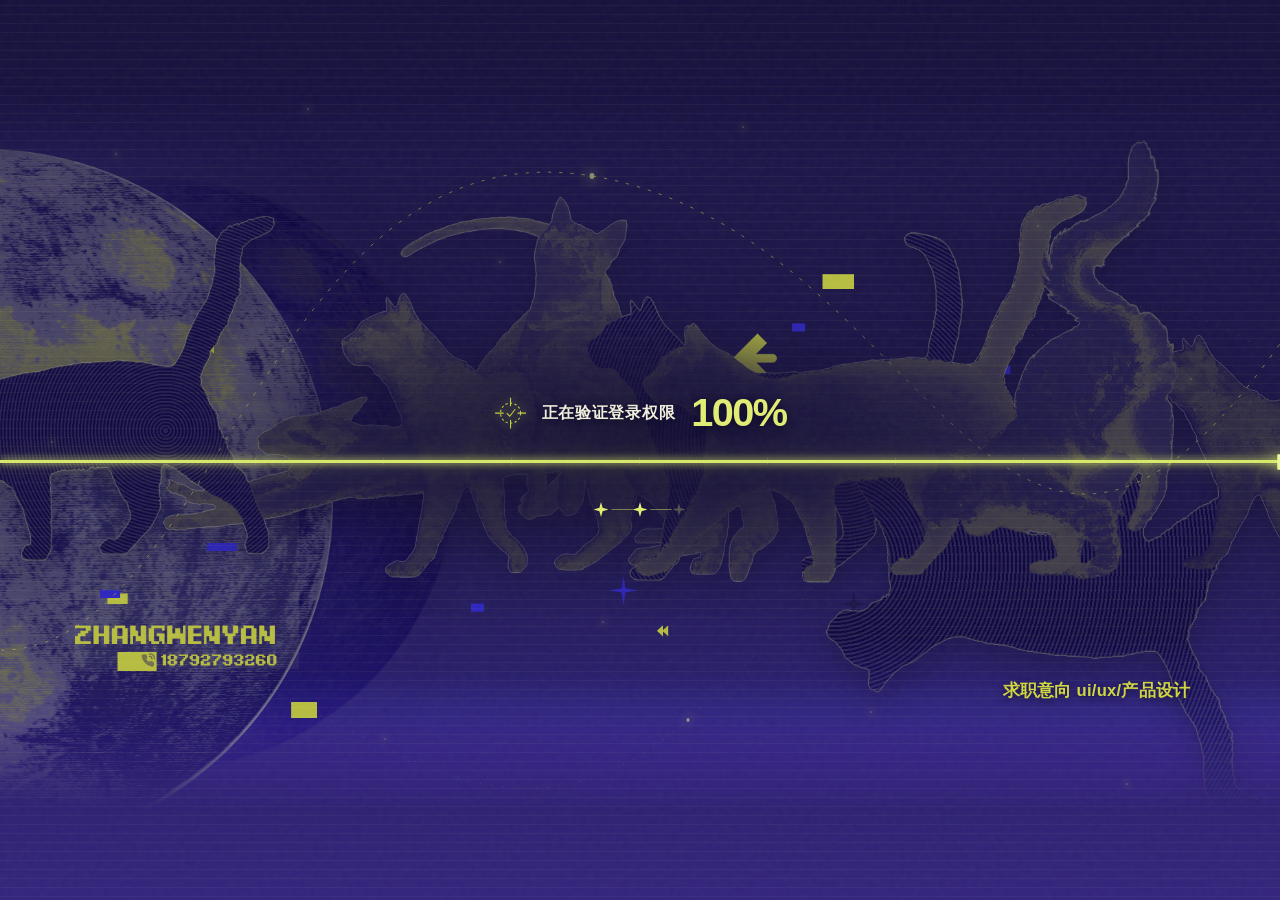
<file: index.html>
<!doctype html><html lang="zh-CN"><head><meta charset="utf-8"><meta name="viewport" content="width=device-width,initial-scale=1"><meta name="theme-color" content="#171336"><meta name="description" content="张文砚的个人设计作品集，包含 Pacer UI Kit、开化寻踪、Shower Enjoyment 和个人视觉实践。"><title>接入个人作品档案 — 张文砚</title><link rel="icon" href="assets/mark.svg" type="image/svg+xml"><link rel="stylesheet" href="archive.css?v=19"><link rel="stylesheet" href="archive-v3.css?v=19"><link rel="stylesheet" href="archive-v4.css?v=19"><link rel="stylesheet" href="archive-v7.css?v=19"><link rel="stylesheet" href="archive-v8.css?v=19"><link rel="stylesheet" href="archive-v9.css?v=19"><script src="archive.js?v=19" defer></script></head><body class="boot-page" data-base=""><a class="skip-link" href="#main">跳到主要内容</a><main id="main" class="cover-main"><h1 class="sr-only">张文砚作品集 2026</h1>
      <div class="cover-art" aria-hidden="true"><div class="cover-canvas">
        <img class="cover-layer cover-bg" src="assets/layers/cover-bg.png" alt="" fetchpriority="high">
        <img class="cover-layer cover-gradient" src="assets/layers/cover-c.png" alt="">
        <span class="cover-moon-plane"><img class="cover-moon" src="assets/layers/cover-subject-moon.png" alt=""></span>
        <img class="cover-moon-rear" src="assets/layers/cover-orbit2.png" alt="">
        <img class="cover-layer cover-orbits" src="assets/layers/cover_orbit1.png" alt="">
        <div class="cover-wordmark"><span class="cover-discipline">求职意向 ui/ux/产品设计</span></div>
        <img class="cover-layer cover-cats" src="assets/layers/cover-subject-cat.png" alt="">
      </div></div><div class="cover-identity"><strong>ZHANGWENYAN</strong><a href="tel:18792793260">18792793260</a></div>
      <div class="cover-startrail" aria-hidden="true"><svg viewBox="0 0 1600 900" preserveAspectRatio="none"><path d="M-120 620 C260 800 280 115 740 176 S1260 825 1690 230"/><path d="M-100 690 C340 510 530 950 860 720 S1260 90 1740 450"/><circle cx="740" cy="176" r="3"/><circle cx="860" cy="720" r="2"/></svg></div>
      <div class="cover-glitch" aria-hidden="true"></div><div class="cover-particles" aria-hidden="true"><i style="--particle-index:0"></i><i style="--particle-index:1"></i><i style="--particle-index:2"></i><i style="--particle-index:3"></i><i style="--particle-index:4"></i><i style="--particle-index:5"></i><i style="--particle-index:6"></i><i style="--particle-index:7"></i><i style="--particle-index:8"></i><i style="--particle-index:9"></i><i style="--particle-index:10"></i><i style="--particle-index:11"></i><i style="--particle-index:12"></i><i style="--particle-index:13"></i></div><div class="cover-scan" aria-hidden="true"></div>
      <div class="cover-control"><div class="cover-access-row"><div class="cover-loading"><svg class="status-glyph" viewBox="0 0 44 44" aria-hidden="true"><circle cx="22" cy="22" r="13"/><path d="M22 2v11m0 18v11M2 22h11m18 0h11M17 22l4 4 7-9"/></svg><span id="boot-state" role="status" aria-live="polite">正在读取作品档案</span><strong id="boot-percent">00%</strong></div><a class="enter-button" href="home.html" hidden><svg viewBox="0 0 36 36" aria-hidden="true"><circle cx="18" cy="18" r="12"/><path d="M12 18h12m-5-5 5 5-5 5"/></svg><span>点击进入</span><b>↗</b></a></div><div class="boot-progress" aria-hidden="true"><i></i><span class="progress-beacon"></span></div><div class="boot-steps" aria-hidden="true"><span class="step-load"></span><span class="step-auth"></span><span class="step-enter"></span></div></div>
      <div class="cover-wipe" aria-hidden="true"><span></span><div class="wipe-rings"><i></i><i></i><i></i><b></b></div></div></main></body></html>
</file>
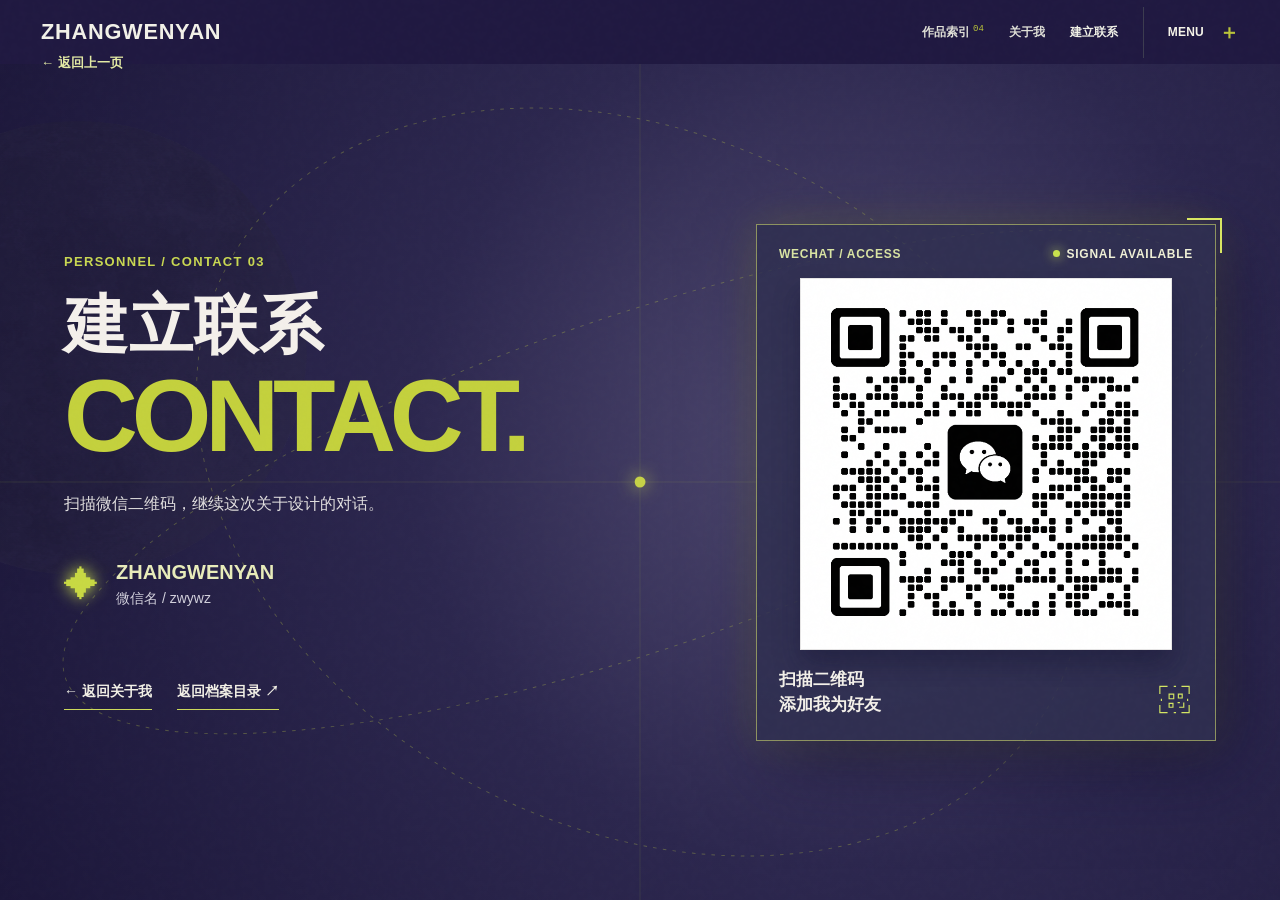
<file: contact.html>
<!doctype html><html lang="zh-CN"><head><meta charset="utf-8"><meta name="viewport" content="width=device-width,initial-scale=1"><meta name="theme-color" content="#171336"><meta name="description" content="张文砚的个人设计作品集，包含 Pacer UI Kit、开化寻踪、Shower Enjoyment 和个人视觉实践。"><title>建立联系 — 张文砚</title><link rel="icon" href="assets/mark.svg" type="image/svg+xml"><link rel="stylesheet" href="archive.css?v=19"><link rel="stylesheet" href="archive-v3.css?v=19"><link rel="stylesheet" href="archive-v4.css?v=19"><link rel="stylesheet" href="archive-v7.css?v=19"><link rel="stylesheet" href="archive-v8.css?v=19"><link rel="stylesheet" href="archive-v9.css?v=19"><script src="archive.js?v=19" defer></script></head><body class="contact-page" data-base=""><a class="skip-link" href="#main">跳到主要内容</a><header class="site-header"><div class="header-left"><a class="brand" href="home.html" aria-label="ZHANGWENYAN，返回作品目录"><span>ZHANGWENYAN</span></a><button class="contact-back" type="button" data-return-previous>← 返回上一页</button></div>
      <span class="header-status">PORTFOLIO / 2026</span>
      <nav aria-label="主导航"><a href="home.html" >作品索引 <sup>04</sup></a><a href="profile.html" >关于我</a><a href="contact.html" aria-current="page">建立联系</a><button class="menu-trigger" aria-label="打开全站导航" aria-expanded="false" aria-controls="site-menu">MENU <span>＋</span></button></nav></header><main id="main" class="contact-main"><div class="contact-atmosphere" aria-hidden="true"><span class="contact-moon"></span><svg viewBox="0 0 1440 900" preserveAspectRatio="none"><ellipse cx="720" cy="450" rx="680" ry="180" transform="rotate(-18 720 450)"/><ellipse cx="720" cy="450" rx="520" ry="375" transform="rotate(24 720 450)"/><path d="M0 450h1440M720 0v900"/><circle cx="720" cy="450" r="6"/></svg></div><div class="contact-layout"><div class="contact-copy"><p class="contact-kicker">PERSONNEL / CONTACT 03</p><h1>建立联系<span>CONTACT.</span></h1><p class="contact-lead">扫描微信二维码，继续这次关于设计的对话。</p><div class="contact-ident"><span class="contact-ident-star">✦</span><div><strong>ZHANGWENYAN</strong><small>微信名 / zwywz</small></div></div><nav class="contact-return" aria-label="返回"><a href="profile.html">← 返回关于我</a><a href="home.html">返回档案目录 ↗</a></nav></div><div class="contact-qr-card"><div class="contact-card-head"><span>WECHAT / ACCESS</span><span class="contact-card-signal"><i></i> SIGNAL AVAILABLE</span></div><div class="contact-qr-mat"><div class="contact-qr-crop"><img src="assets/wechat-qr-source.png" alt="张文砚的微信二维码，可使用微信扫一扫添加好友" width="1179" height="2556"></div></div><div class="contact-card-foot"><span>扫描二维码<br>添加我为好友</span><svg viewBox="0 0 48 48" aria-hidden="true"><path d="M5 17V7h10M33 7h10v10M43 31v10H33M15 41H5V31"/><path d="M17 17h6v6h-6zM29 17h5v5h-5zM17 29h5v5h-5zM28 28h3m5 0v6h-6"/><path d="M23 7h3M7 23v3M41 23v3M23 41h3"/></svg></div></div></div></main><dialog id="site-menu" class="menu-dialog"><div class="menu-top"><span class="mono">NAVIGATION / 档案导航</span><button data-close="site-menu" aria-label="关闭导航">CLOSE ×</button></div><div class="menu-content"><p class="mono">选择一份记录，<br>继续你的探索。</p><nav aria-label="全部项目"><a class="menu-link menu-link-pacer" href="projects/pacer.html"><small>A / 01</small><span>Pacer UI Kit</span><b>↗</b></a><a class="menu-link menu-link-kaihua" href="projects/kaihua.html"><small>A / 02</small><span>开化寻踪</span><b>↗</b></a><a class="menu-link menu-link-shower" href="projects/shower.html"><small>A / 03</small><span>Shower Enjoyment</span><b>↗</b></a><a class="menu-link menu-link-practice" href="projects/practice.html"><small>V / 04</small><span>Personal Practice</span><b>↗</b></a><a href="profile.html"><small>P / 02</small><span>人员档案</span><b>↗</b></a></nav></div><div class="menu-bottom mono">ZHANG WENYAN <button class="motion-toggle">动态效果：开启</button></div></dialog>
      <dialog id="viewer" aria-label="作品原图查看器"><div class="viewer-bar"><span id="viewer-caption" class="mono"></span><div><button id="zoom-toggle" aria-pressed="false">原尺寸</button><button data-close="viewer" aria-label="关闭原图">关闭 ×</button></div></div><div class="viewer-stage"><img id="viewer-image" alt="作品原图"></div><div class="viewer-bottom"><button id="image-prev" aria-label="上一张">← 上一张</button><span class="mono">← → 切换 / ESC 关闭</span><button id="image-next" aria-label="下一张">下一张 →</button></div></dialog></body></html>
</file>
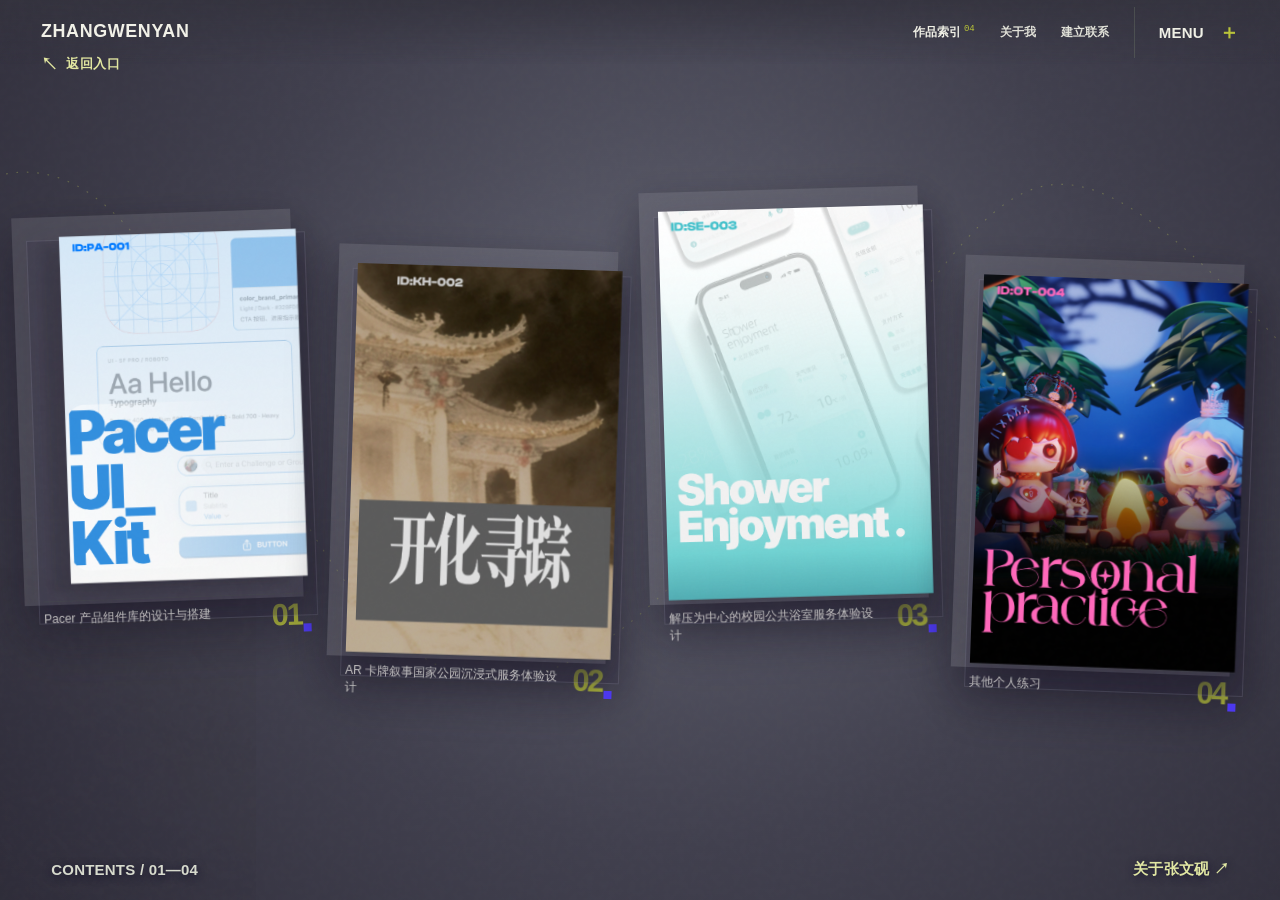
<file: home.html>
<!doctype html><html lang="zh-CN"><head><meta charset="utf-8"><meta name="viewport" content="width=device-width,initial-scale=1"><meta name="theme-color" content="#171336"><meta name="description" content="张文砚的个人设计作品集，包含 Pacer UI Kit、开化寻踪、Shower Enjoyment 和个人视觉实践。"><title>作品索引 / ORBITAL ARCHIVE — 张文砚</title><link rel="icon" href="assets/mark.svg" type="image/svg+xml"><link rel="stylesheet" href="archive.css?v=19"><link rel="stylesheet" href="archive-v3.css?v=19"><link rel="stylesheet" href="archive-v4.css?v=19"><link rel="stylesheet" href="archive-v7.css?v=19"><link rel="stylesheet" href="archive-v8.css?v=19"><link rel="stylesheet" href="archive-v9.css?v=19"><script src="archive.js?v=19" defer></script></head><body class="home-page" data-base=""><a class="skip-link" href="#main">跳到主要内容</a><header class="site-header"><div class="header-left"><a class="brand" href="home.html" aria-label="ZHANGWENYAN，返回作品目录"><span>ZHANGWENYAN</span></a><a class="index-return" href="index.html" aria-label="返回入口"><span aria-hidden="true">↖</span><span>返回入口</span></a></div>
      <span class="header-status">PORTFOLIO / 2026</span>
      <nav aria-label="主导航"><a href="home.html" aria-current="page">作品索引 <sup>04</sup></a><a href="profile.html" >关于我</a><a href="contact.html" >建立联系</a><button class="menu-trigger" aria-label="打开全站导航" aria-expanded="false" aria-controls="site-menu">MENU <span>＋</span></button></nav></header><main id="main" class="directory-main"><div class="directory-atmosphere" aria-hidden="true"><img class="directory-orbit-moon orbit-moon-a" src="assets/layers/directorycard-orbit-moon.png" alt=""><img class="directory-orbit-moon orbit-moon-b" src="assets/layers/directorycard-orbit-moon.png" alt=""><img class="directory-orbit-bg" src="assets/layers/directorycard-orbit-bg.png" alt=""><svg viewBox="0 0 1600 900" preserveAspectRatio="none"><path d="M-120 235 C300 -90 320 970 820 600 S1190 -40 1720 450"/><path d="M-80 520 H1680"/></svg></div><div class="directory-stage"><div class="directory-cards"><a class="directory-hotspot directory-card hotspot-1" id="file-pacer" href="projects/pacer.html" data-card="pacer" data-caption="Pacer UI Kit" aria-label="打开项目：Pacer UI Kit"><span class="card-visual"><span class="card-underlay" aria-hidden="true"><img class="card-underlay-texture" src="assets/layers/directorycard-orbit-bg.png" alt="" loading="eager"><img class="card-underlay-moon" src="assets/layers/directorycard-orbit-moon.png" alt="" loading="eager"></span><img class="directory-cover" src="assets/layers/directorycard-cover-01.png" alt="" loading="eager" decoding="async"><img class="directory-text" src="assets/layers/directorycard-text-01.png" alt="" loading="eager" decoding="async"></span><span class="card-foot"><span class="card-caption">Pacer 产品组件库的设计与搭建</span><strong>01<i></i></strong></span></a><a class="directory-hotspot directory-card hotspot-2" id="file-kaihua" href="projects/kaihua.html" data-card="kaihua" data-caption="开化寻踪" aria-label="打开项目：开化寻踪"><span class="card-visual"><span class="card-underlay" aria-hidden="true"><img class="card-underlay-texture" src="assets/layers/directorycard-orbit-bg.png" alt="" loading="eager"><img class="card-underlay-moon" src="assets/layers/directorycard-orbit-moon.png" alt="" loading="eager"></span><img class="directory-cover" src="assets/layers/directorycard-cover-02.png" alt="" loading="eager" decoding="async"><img class="directory-text" src="assets/layers/directorycard-text-02.png" alt="" loading="eager" decoding="async"></span><span class="card-foot"><span class="card-caption">AR 卡牌叙事国家公园沉浸式服务体验设计</span><strong>02<i></i></strong></span></a><a class="directory-hotspot directory-card hotspot-3" id="file-shower" href="projects/shower.html" data-card="shower" data-caption="Shower Enjoyment" aria-label="打开项目：Shower Enjoyment"><span class="card-visual"><span class="card-underlay" aria-hidden="true"><img class="card-underlay-texture" src="assets/layers/directorycard-orbit-bg.png" alt="" loading="eager"><img class="card-underlay-moon" src="assets/layers/directorycard-orbit-moon.png" alt="" loading="eager"></span><img class="directory-cover" src="assets/layers/directorycard-cover-03.png" alt="" loading="eager" decoding="async"><img class="directory-text" src="assets/layers/directorycard-text-03.png" alt="" loading="eager" decoding="async"></span><span class="card-foot"><span class="card-caption">解压为中心的校园公共浴室服务体验设计</span><strong>03<i></i></strong></span></a><a class="directory-hotspot directory-card hotspot-4" id="file-practice" href="projects/practice.html" data-card="practice" data-caption="Personal Practice" aria-label="打开项目：Personal Practice"><span class="card-visual"><span class="card-underlay" aria-hidden="true"><img class="card-underlay-texture" src="assets/layers/directorycard-orbit-bg.png" alt="" loading="eager"><img class="card-underlay-moon" src="assets/layers/directorycard-orbit-moon.png" alt="" loading="eager"></span><img class="directory-cover" src="assets/layers/directorycard-cover-04.png" alt="" loading="eager" decoding="async"><img class="directory-text" src="assets/layers/directorycard-text-04.png" alt="" loading="eager" decoding="async"></span><span class="card-foot"><span class="card-caption">其他个人练习</span><strong>04<i></i></strong></span></a></div></div><div class="directory-bottom"><span>CONTENTS / 01—04</span><a href="profile.html">关于张文砚 ↗</a></div></main><dialog id="site-menu" class="menu-dialog"><div class="menu-top"><span class="mono">NAVIGATION / 档案导航</span><button data-close="site-menu" aria-label="关闭导航">CLOSE ×</button></div><div class="menu-content"><p class="mono">选择一份记录，<br>继续你的探索。</p><nav aria-label="全部项目"><a class="menu-link menu-link-pacer" href="projects/pacer.html"><small>A / 01</small><span>Pacer UI Kit</span><b>↗</b></a><a class="menu-link menu-link-kaihua" href="projects/kaihua.html"><small>A / 02</small><span>开化寻踪</span><b>↗</b></a><a class="menu-link menu-link-shower" href="projects/shower.html"><small>A / 03</small><span>Shower Enjoyment</span><b>↗</b></a><a class="menu-link menu-link-practice" href="projects/practice.html"><small>V / 04</small><span>Personal Practice</span><b>↗</b></a><a href="profile.html"><small>P / 02</small><span>人员档案</span><b>↗</b></a></nav></div><div class="menu-bottom mono">ZHANG WENYAN <button class="motion-toggle">动态效果：开启</button></div></dialog>
      <dialog id="viewer" aria-label="作品原图查看器"><div class="viewer-bar"><span id="viewer-caption" class="mono"></span><div><button id="zoom-toggle" aria-pressed="false">原尺寸</button><button data-close="viewer" aria-label="关闭原图">关闭 ×</button></div></div><div class="viewer-stage"><img id="viewer-image" alt="作品原图"></div><div class="viewer-bottom"><button id="image-prev" aria-label="上一张">← 上一张</button><span class="mono">← → 切换 / ESC 关闭</span><button id="image-next" aria-label="下一张">下一张 →</button></div></dialog></body></html>
</file>
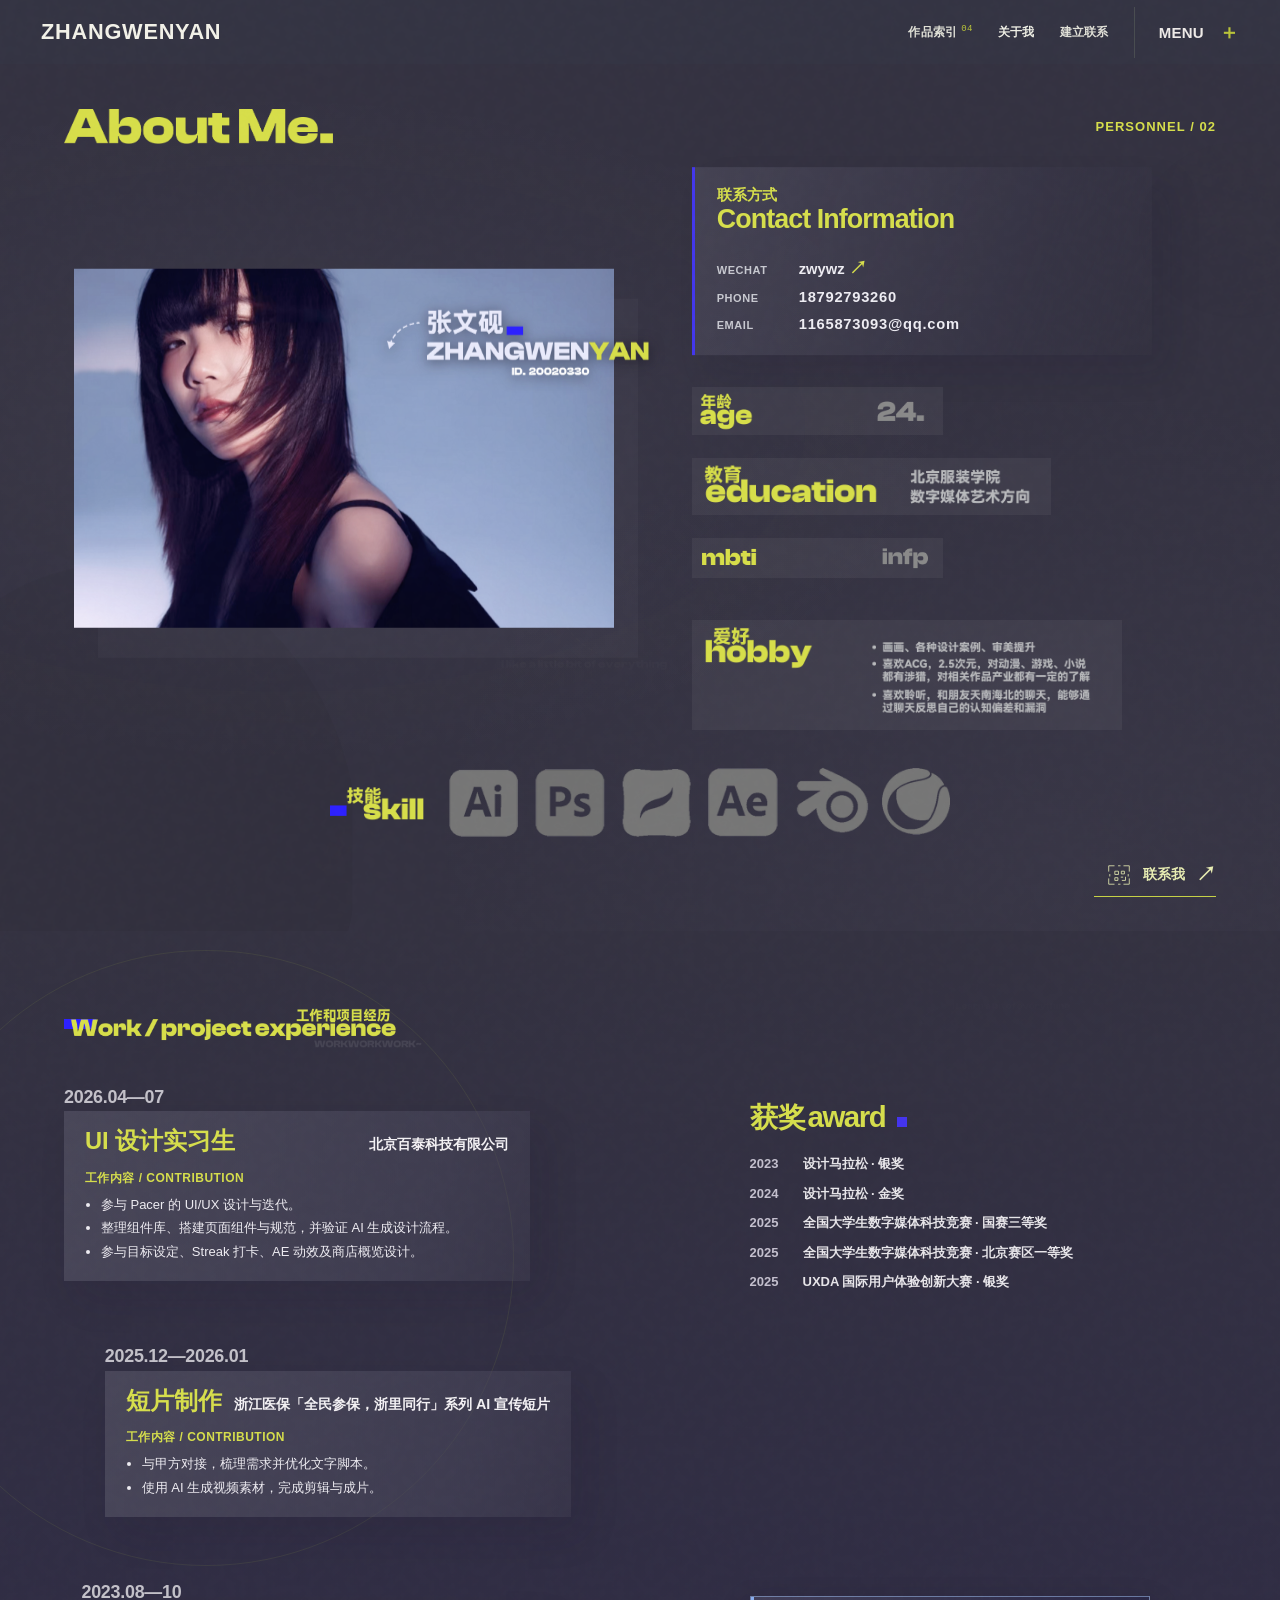
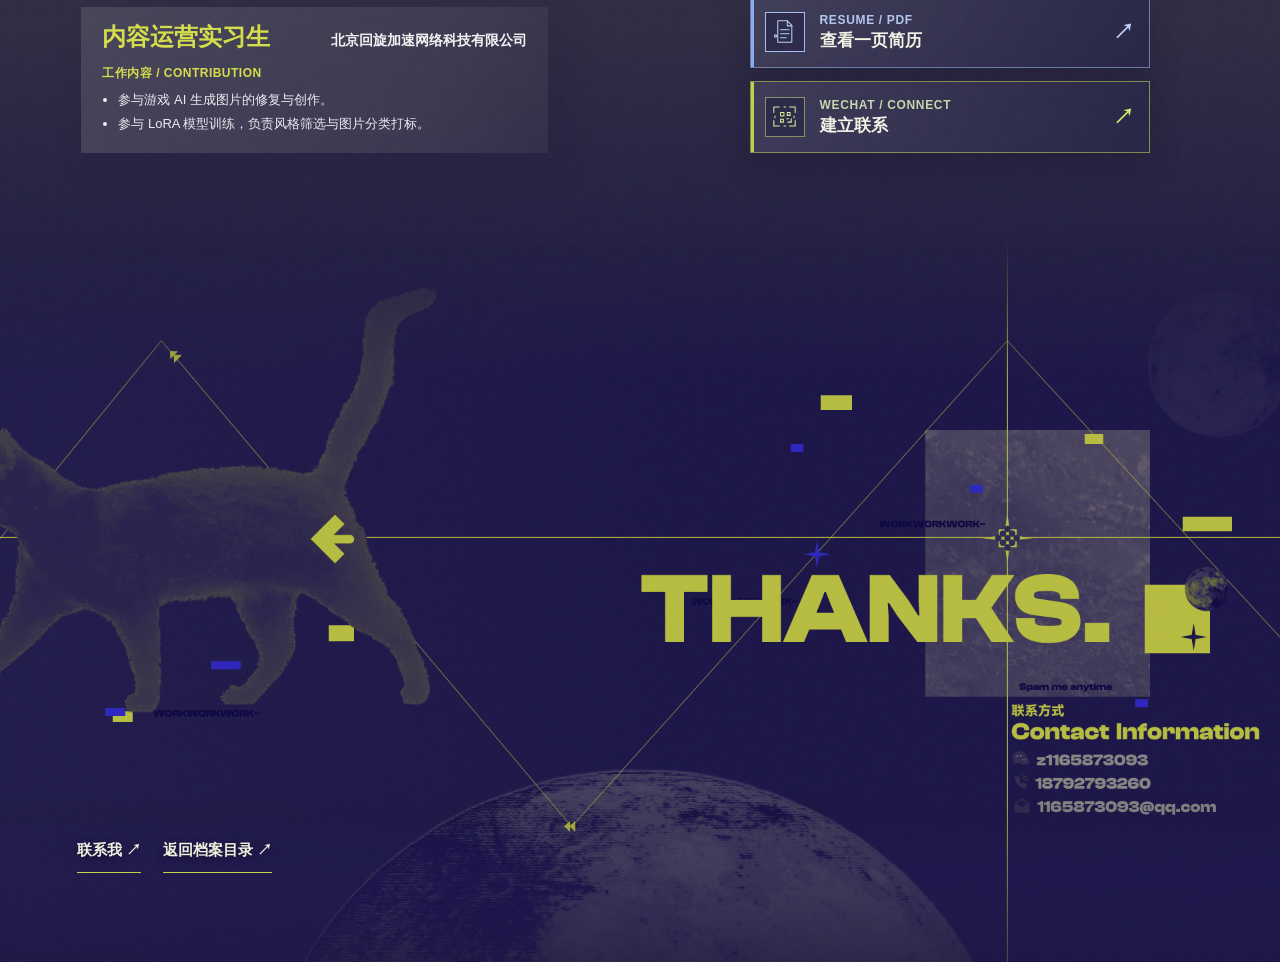
<file: profile.html>
<!doctype html><html lang="zh-CN"><head><meta charset="utf-8"><meta name="viewport" content="width=device-width,initial-scale=1"><meta name="theme-color" content="#171336"><meta name="description" content="张文砚的个人设计作品集，包含 Pacer UI Kit、开化寻踪、Shower Enjoyment 和个人视觉实践。"><title>人员档案 — 张文砚</title><link rel="icon" href="assets/mark.svg" type="image/svg+xml"><link rel="stylesheet" href="archive.css?v=19"><link rel="stylesheet" href="archive-v3.css?v=19"><link rel="stylesheet" href="archive-v4.css?v=19"><link rel="stylesheet" href="archive-v7.css?v=19"><link rel="stylesheet" href="archive-v8.css?v=19"><link rel="stylesheet" href="archive-v9.css?v=19"><script src="archive.js?v=19" defer></script></head><body class="profile-page" data-base=""><a class="skip-link" href="#main">跳到主要内容</a><header class="site-header"><div class="header-left"><a class="brand" href="home.html" aria-label="ZHANGWENYAN，返回作品目录"><span>ZHANGWENYAN</span></a></div>
      <span class="header-status">PORTFOLIO / 2026</span>
      <nav aria-label="主导航"><a href="home.html" >作品索引 <sup>04</sup></a><a href="profile.html" aria-current="page">关于我</a><a href="contact.html" >建立联系</a><button class="menu-trigger" aria-label="打开全站导航" aria-expanded="false" aria-controls="site-menu">MENU <span>＋</span></button></nav></header><main id="main" class="profile-main">
      <section class="about-scene" aria-label="关于张文砚"><div class="about-orbit" aria-hidden="true"><img class="about-orbit-moon" src="assets/layers/aboutme_orbit4.png" alt="" loading="lazy" decoding="async"><img class="about-orbit-stone" src="assets/layers/aboutme_orbit5.png" alt="" loading="lazy" decoding="async"></div>
        <div class="about-head"><img class="about-title" src="assets/layers/aboutMe_title.png" alt="About Me. 关于我" loading="lazy" decoding="async"><span class="about-section-code">PERSONNEL / 02</span></div>
        <div class="about-hero"><div class="about-portrait" data-about-depth="1.1"><img class="about-photo" src="assets/layers/aboutme_photo.png" alt="张文砚的个人照片" loading="lazy" decoding="async"><img class="about-name" src="assets/layers/aboutme_name.png" alt="张文砚 / ZHANGWENYAN" loading="lazy" decoding="async"><img class="about-photo-note" src="assets/layers/aboutme_orbit1.png" alt="" loading="lazy" decoding="async"></div>
          <div class="about-facts"><div class="about-contact about-contact-card" data-about-depth=".5"><span class="contact-title-cn">联系方式</span><h2>Contact Information</h2><div class="contact-detail"><span>WECHAT</span><a href="contact.html">zwywz <b>↗</b></a></div><div class="contact-detail"><span>PHONE</span><span class="contact-static">18792793260</span></div><div class="contact-detail"><span>EMAIL</span><span class="contact-static">1165873093@qq.com</span></div></div>
            <div class="about-fact-grid"><div data-about-depth=".35"><img class="" src="assets/layers/aboutme_age.png" alt="24 岁" loading="lazy" decoding="async"></div><div data-about-depth=".55"><img class="" src="assets/layers/aboutme_edu.png" alt="北京服装学院，数字媒体艺术方向，研二" loading="lazy" decoding="async"></div><div data-about-depth=".3"><img class="" src="assets/layers/aboutme_mbti.png" alt="MBTI：INFP" loading="lazy" decoding="async"></div></div>
            <div class="about-hobby" data-about-depth=".7"><img class="" src="assets/layers/aboutme_hobby.png" alt="爱好：绘画、设计案例、音乐与游戏" loading="lazy" decoding="async"><p class="about-mobile-copy">喜欢绘画、设计案例、ACG 与游戏，也喜欢听朋友聊天，从不同经历中获取灵感。</p></div>
          </div></div><div class="about-skill" data-about-depth=".25"><img class="" src="assets/layers/aboutme_skill.png" alt="技能：Illustrator、Photoshop、Procreate、After Effects、Blender 等" loading="lazy" decoding="async"></div><div class="about-after"><a class="about-contact-shortcut" href="contact.html"><svg viewBox="0 0 48 48" aria-hidden="true"><path d="M5 17V7h10M33 7h10v10M43 31v10H33M15 41H5V31"/><path d="M17 17h6v6h-6zM29 17h5v5h-5zM17 29h5v5h-5zM28 28h3m5 0v6h-6"/><path d="M23 7h3M7 23v3M41 23v3M23 41h3"/></svg><span>联系我</span><b>↗</b></a></div>
      </section>
      <section class="about-records" aria-label="工作经历与获奖"><div class="about-records-head"><img class="" src="assets/layers/aboutme_workpro_title.png" alt="工作和项目经历" loading="lazy" decoding="async"><img class="about-record-note" src="assets/layers/aboutme_orbit2.png" alt="" loading="lazy" decoding="async"></div><div class="about-records-grid"><div class="about-work-list"><article class="about-work work-entry"><time>2026.04—07</time><div class="work-entry-body"><div class="work-entry-head"><h3>UI 设计实习生</h3><p>北京百泰科技有限公司</p></div><span class="work-entry-label">工作内容 / CONTRIBUTION</span><ul><li>参与 Pacer 的 UI/UX 设计与迭代。</li><li>整理组件库、搭建页面组件与规范，并验证 AI 生成设计流程。</li><li>参与目标设定、Streak 打卡、AE 动效及商店概览设计。</li></ul></div></article><article class="about-work work-entry"><time>2025.12—2026.01</time><div class="work-entry-body"><div class="work-entry-head"><h3>短片制作</h3><p>浙江医保「全民参保，浙里同行」系列 AI 宣传短片</p></div><span class="work-entry-label">工作内容 / CONTRIBUTION</span><ul><li>与甲方对接，梳理需求并优化文字脚本。</li><li>使用 AI 生成视频素材，完成剪辑与成片。</li></ul></div></article><article class="about-work work-entry"><time>2023.08—10</time><div class="work-entry-body"><div class="work-entry-head"><h3>内容运营实习生</h3><p>北京回旋加速网络科技有限公司</p></div><span class="work-entry-label">工作内容 / CONTRIBUTION</span><ul><li>参与游戏 AI 生成图片的修复与创作。</li><li>参与 LoRA 模型训练，负责风格筛选与图片分类打标。</li></ul></div></article></div><div class="about-records-side"><section class="about-awards awards-panel" aria-label="获奖经历"><h3>获奖<span>award</span><i aria-hidden="true"></i></h3><ol><li><time>2023</time><span>设计马拉松 · 银奖</span></li><li><time>2024</time><span>设计马拉松 · 金奖</span></li><li><time>2025</time><span>全国大学生数字媒体科技竞赛 · 国赛三等奖</span></li><li><time>2025</time><span>全国大学生数字媒体科技竞赛 · 北京赛区一等奖</span></li><li><time>2025</time><span>UXDA 国际用户体验创新大赛 · 银奖</span></li></ol></section><div class="about-links"><a class="about-action about-action-resume" href="assets/resume.pdf" target="_blank" rel="noopener"><span class="about-action-icon"><svg viewBox="0 0 48 48" aria-hidden="true"><path d="M12 5h17l8 8v30H12z"/><path d="M29 5v9h8M17 21h15M17 28h15M17 35h10"/><circle cx="8" cy="32" r="2"/></svg></span><span class="about-action-copy"><small>RESUME / PDF</small><strong>查看一页简历</strong></span><b>↗</b></a><a class="about-action about-action-contact" href="contact.html"><span class="about-action-icon"><svg viewBox="0 0 48 48" aria-hidden="true"><path d="M5 17V7h10M33 7h10v10M43 31v10H33M15 41H5V31"/><path d="M17 17h6v6h-6zM29 17h5v5h-5zM17 29h5v5h-5zM28 28h3m5 0v6h-6"/><path d="M23 7h3M7 23v3M41 23v3M23 41h3"/></svg></span><span class="about-action-copy"><small>WECHAT / CONNECT</small><strong>建立联系</strong></span><b>↗</b></a></div></div></div></section>
      <section id="contact" class="profile-closing" aria-label="感谢阅览"><div class="thanks-art" aria-hidden="true"></div><div class="thanks-content"><div class="thanks-mobile"><span>PERSONNEL / END</span><h2>THANKS.</h2><p>感谢阅览，期待与你交流。</p></div><div class="thanks-actions"><a href="contact.html">联系我 ↗</a><a href="home.html">返回档案目录 ↗</a></div></div></section></main><dialog id="site-menu" class="menu-dialog"><div class="menu-top"><span class="mono">NAVIGATION / 档案导航</span><button data-close="site-menu" aria-label="关闭导航">CLOSE ×</button></div><div class="menu-content"><p class="mono">选择一份记录，<br>继续你的探索。</p><nav aria-label="全部项目"><a class="menu-link menu-link-pacer" href="projects/pacer.html"><small>A / 01</small><span>Pacer UI Kit</span><b>↗</b></a><a class="menu-link menu-link-kaihua" href="projects/kaihua.html"><small>A / 02</small><span>开化寻踪</span><b>↗</b></a><a class="menu-link menu-link-shower" href="projects/shower.html"><small>A / 03</small><span>Shower Enjoyment</span><b>↗</b></a><a class="menu-link menu-link-practice" href="projects/practice.html"><small>V / 04</small><span>Personal Practice</span><b>↗</b></a><a href="profile.html"><small>P / 02</small><span>人员档案</span><b>↗</b></a></nav></div><div class="menu-bottom mono">ZHANG WENYAN <button class="motion-toggle">动态效果：开启</button></div></dialog>
      <dialog id="viewer" aria-label="作品原图查看器"><div class="viewer-bar"><span id="viewer-caption" class="mono"></span><div><button id="zoom-toggle" aria-pressed="false">原尺寸</button><button data-close="viewer" aria-label="关闭原图">关闭 ×</button></div></div><div class="viewer-stage"><img id="viewer-image" alt="作品原图"></div><div class="viewer-bottom"><button id="image-prev" aria-label="上一张">← 上一张</button><span class="mono">← → 切换 / ESC 关闭</span><button id="image-next" aria-label="下一张">下一张 →</button></div></dialog></body></html>
</file>
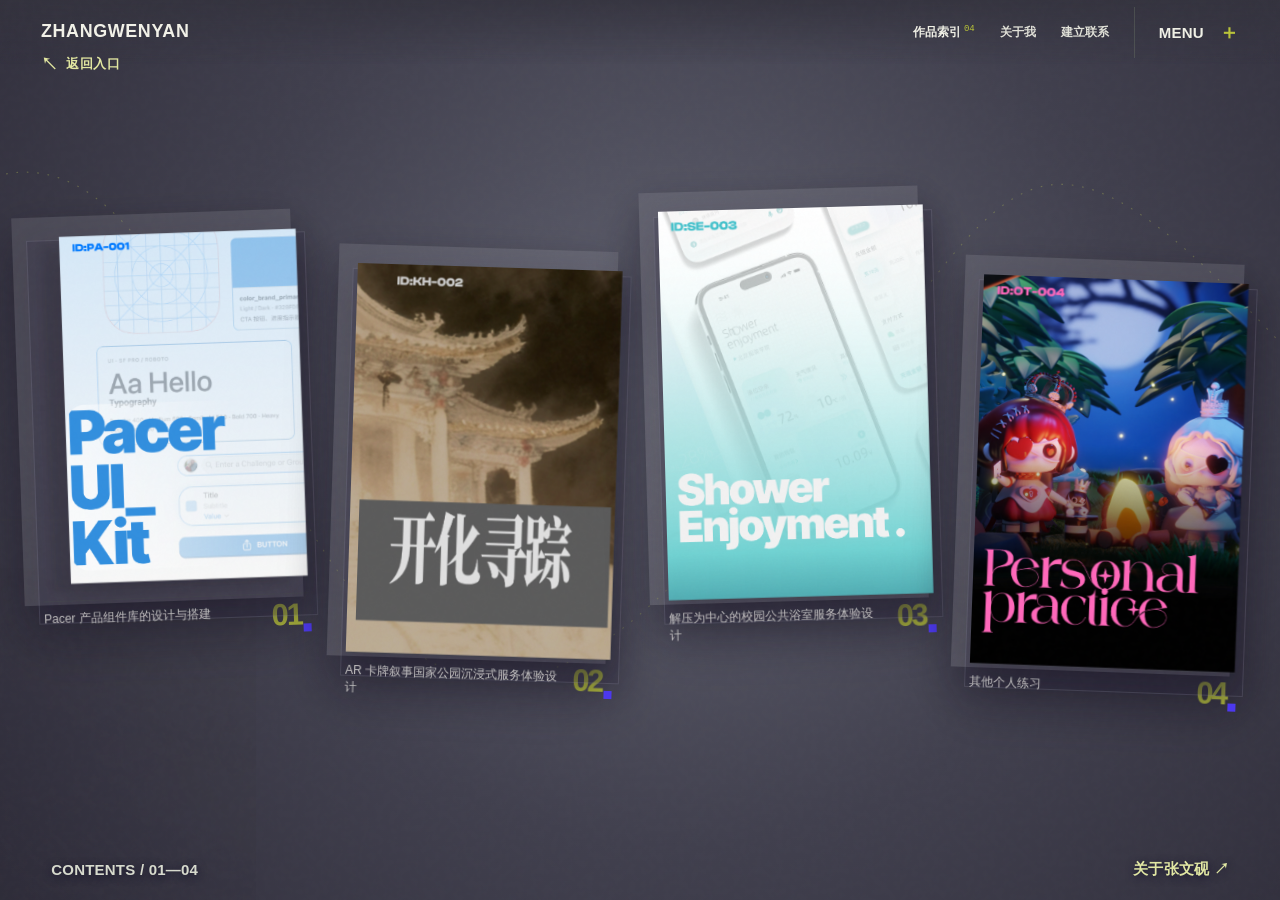
<file: project.html>
<!doctype html><html lang="zh-CN"><head><meta charset="utf-8"><meta name="viewport" content="width=device-width,initial-scale=1"><meta name="theme-color" content="#171336"><meta name="description" content="张文砚的个人设计作品集，包含 Pacer UI Kit、开化寻踪、Shower Enjoyment 和个人视觉实践。"><title>档案转接 — 张文砚</title><link rel="icon" href="assets/mark.svg" type="image/svg+xml"><link rel="stylesheet" href="archive.css?v=19"><link rel="stylesheet" href="archive-v3.css?v=19"><link rel="stylesheet" href="archive-v4.css?v=19"><link rel="stylesheet" href="archive-v7.css?v=19"><link rel="stylesheet" href="archive-v8.css?v=19"><link rel="stylesheet" href="archive-v9.css?v=19"><script src="archive.js?v=19" defer></script></head><body  data-base=""><a class="skip-link" href="#main">跳到主要内容</a><main id="main"><p>正在定位档案…</p><p><a href="projects/pacer.html">Pacer UI Kit</a></p><p><a href="projects/kaihua.html">开化寻踪</a></p><p><a href="projects/shower.html">Shower Enjoyment</a></p><p><a href="projects/practice.html">Personal Practice</a></p></main><script>const id=new URLSearchParams(location.search).get("id");if(["pacer","kaihua","shower","practice"].includes(id))location.replace("projects/"+id+".html"+location.hash);else location.replace("home.html");</script></body></html>
</file>
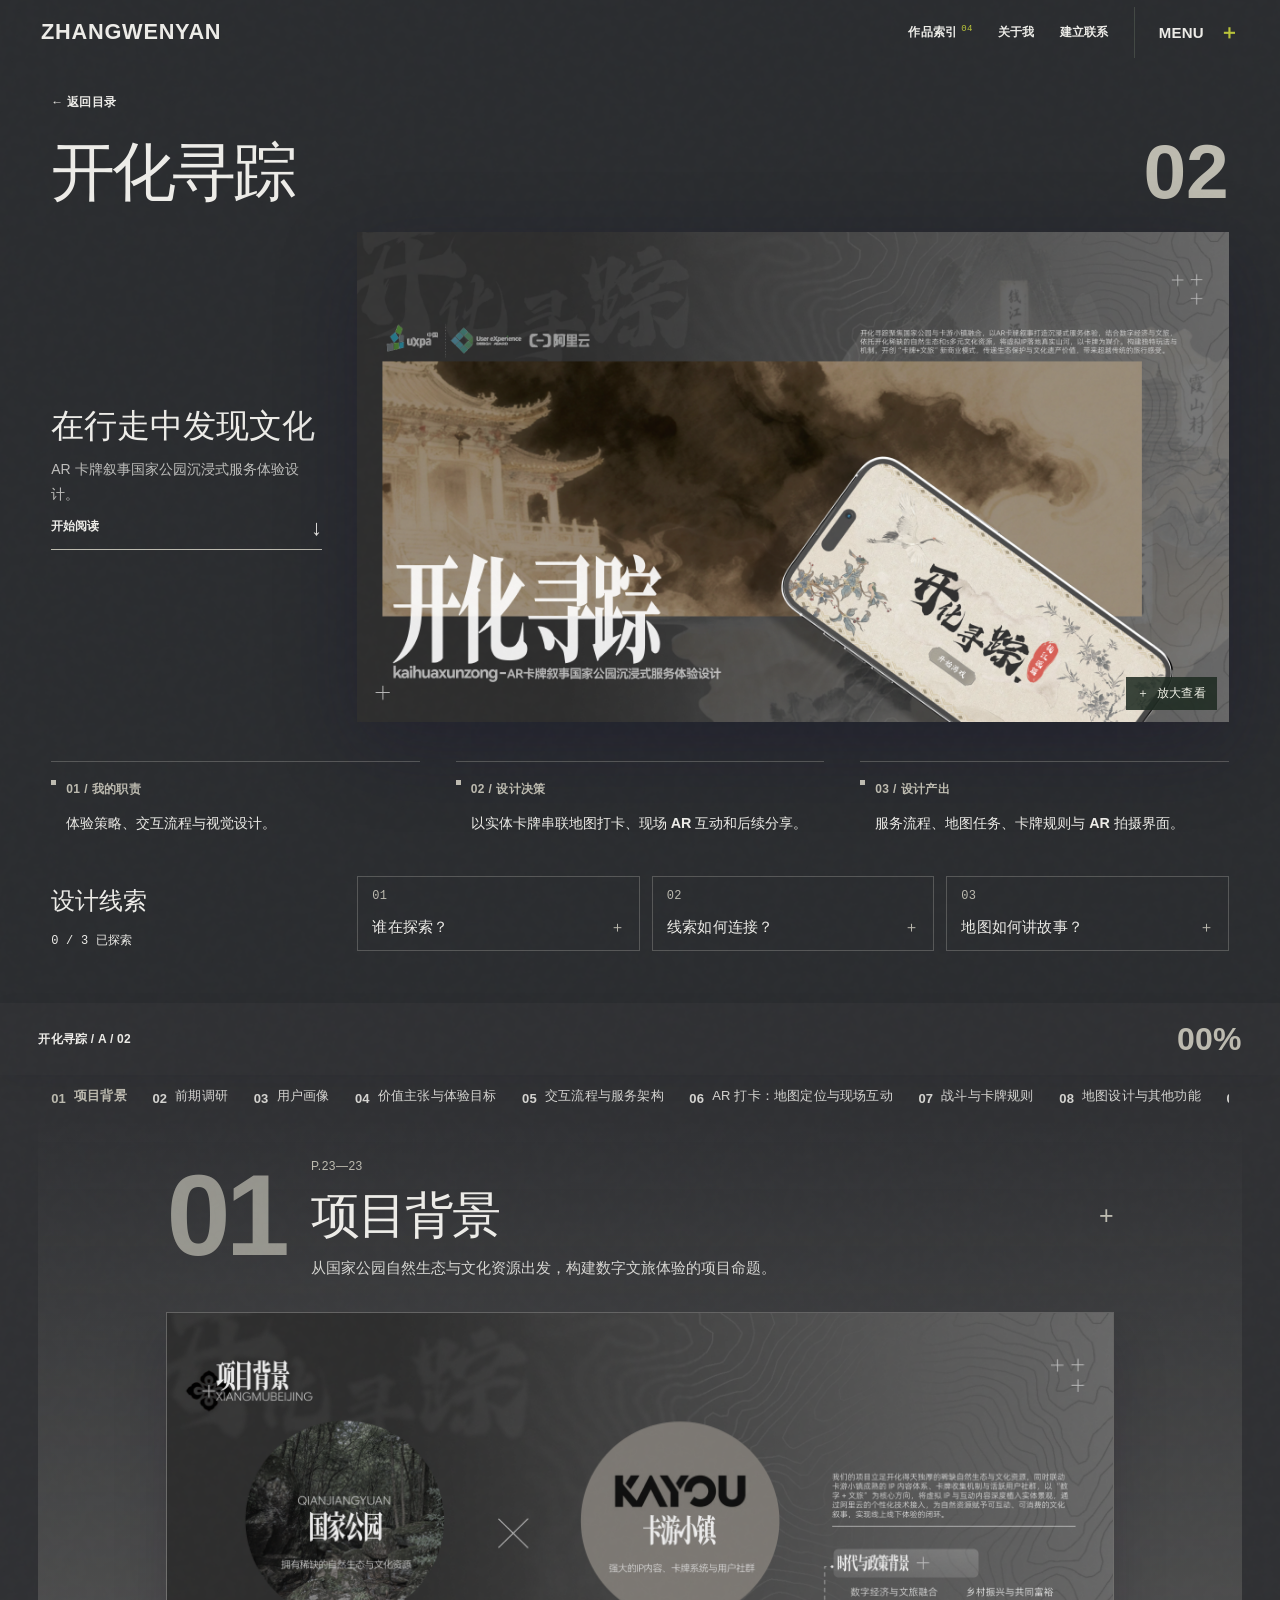
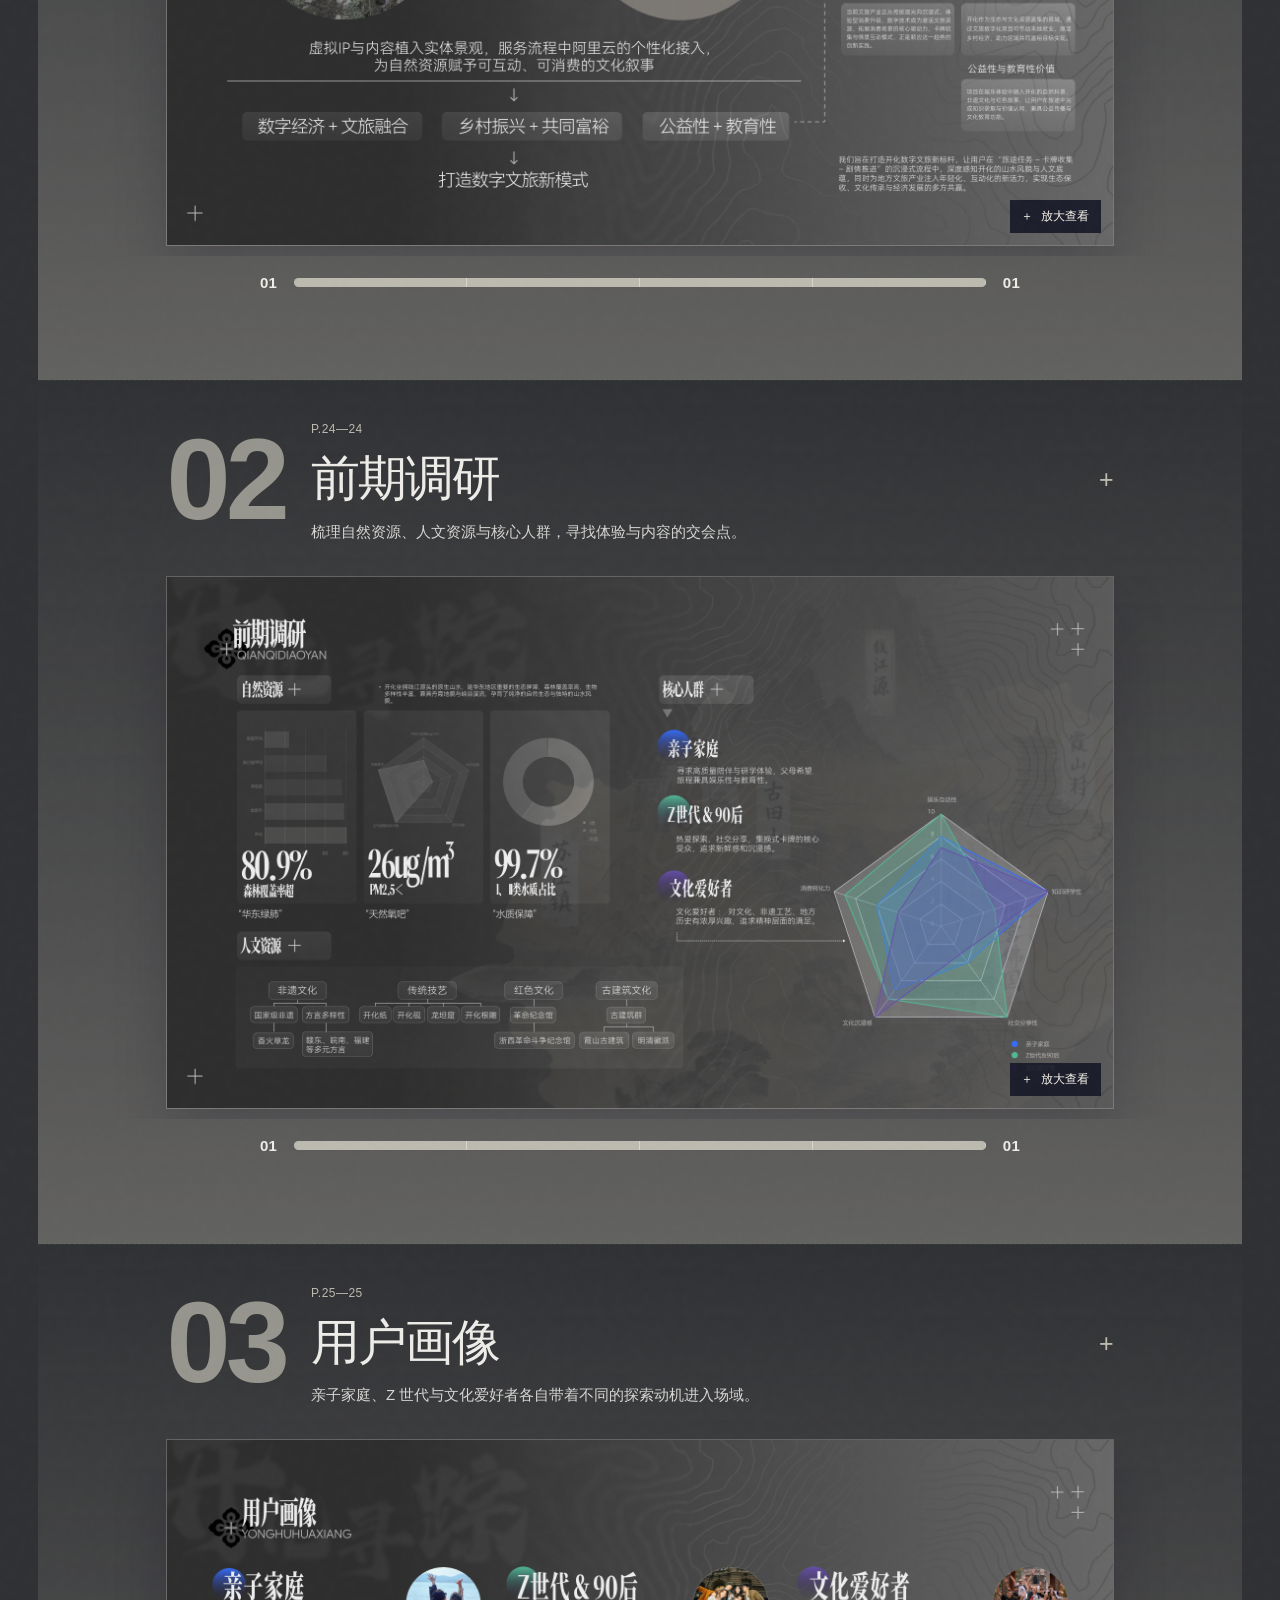
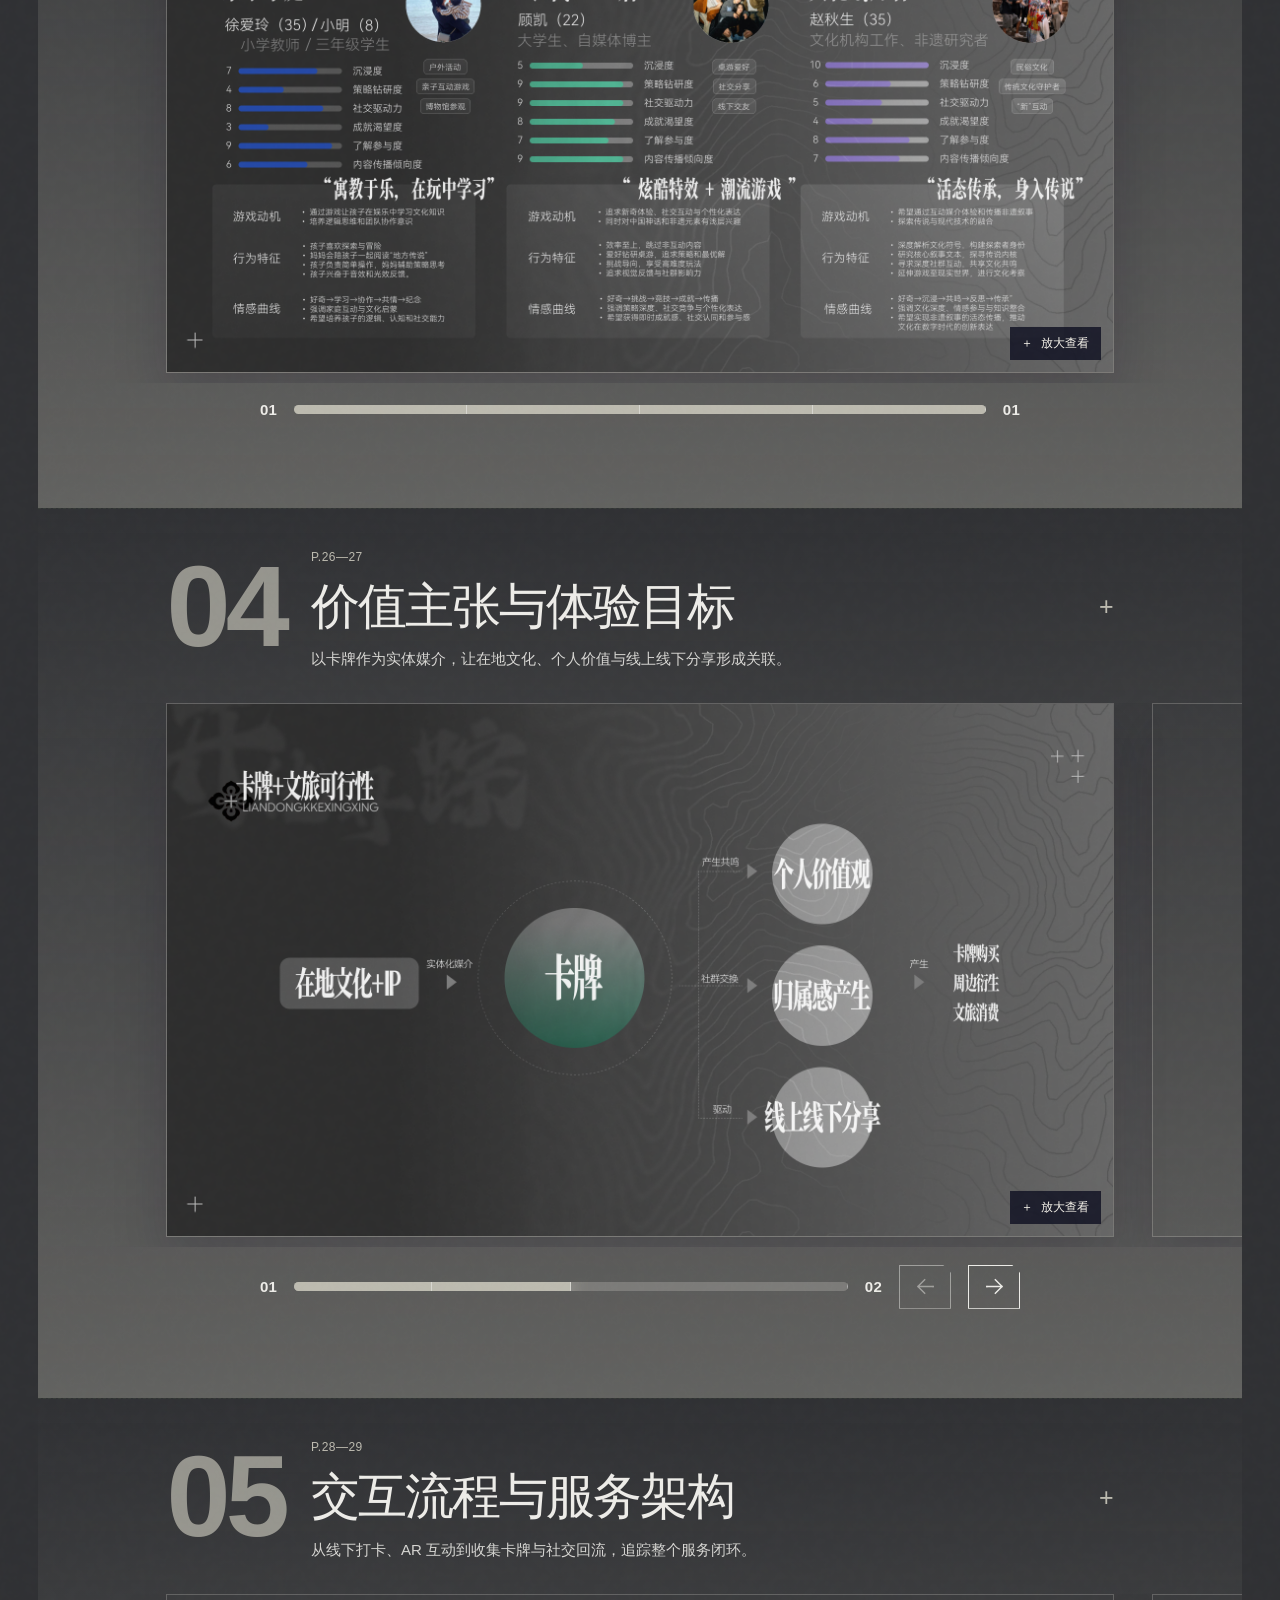
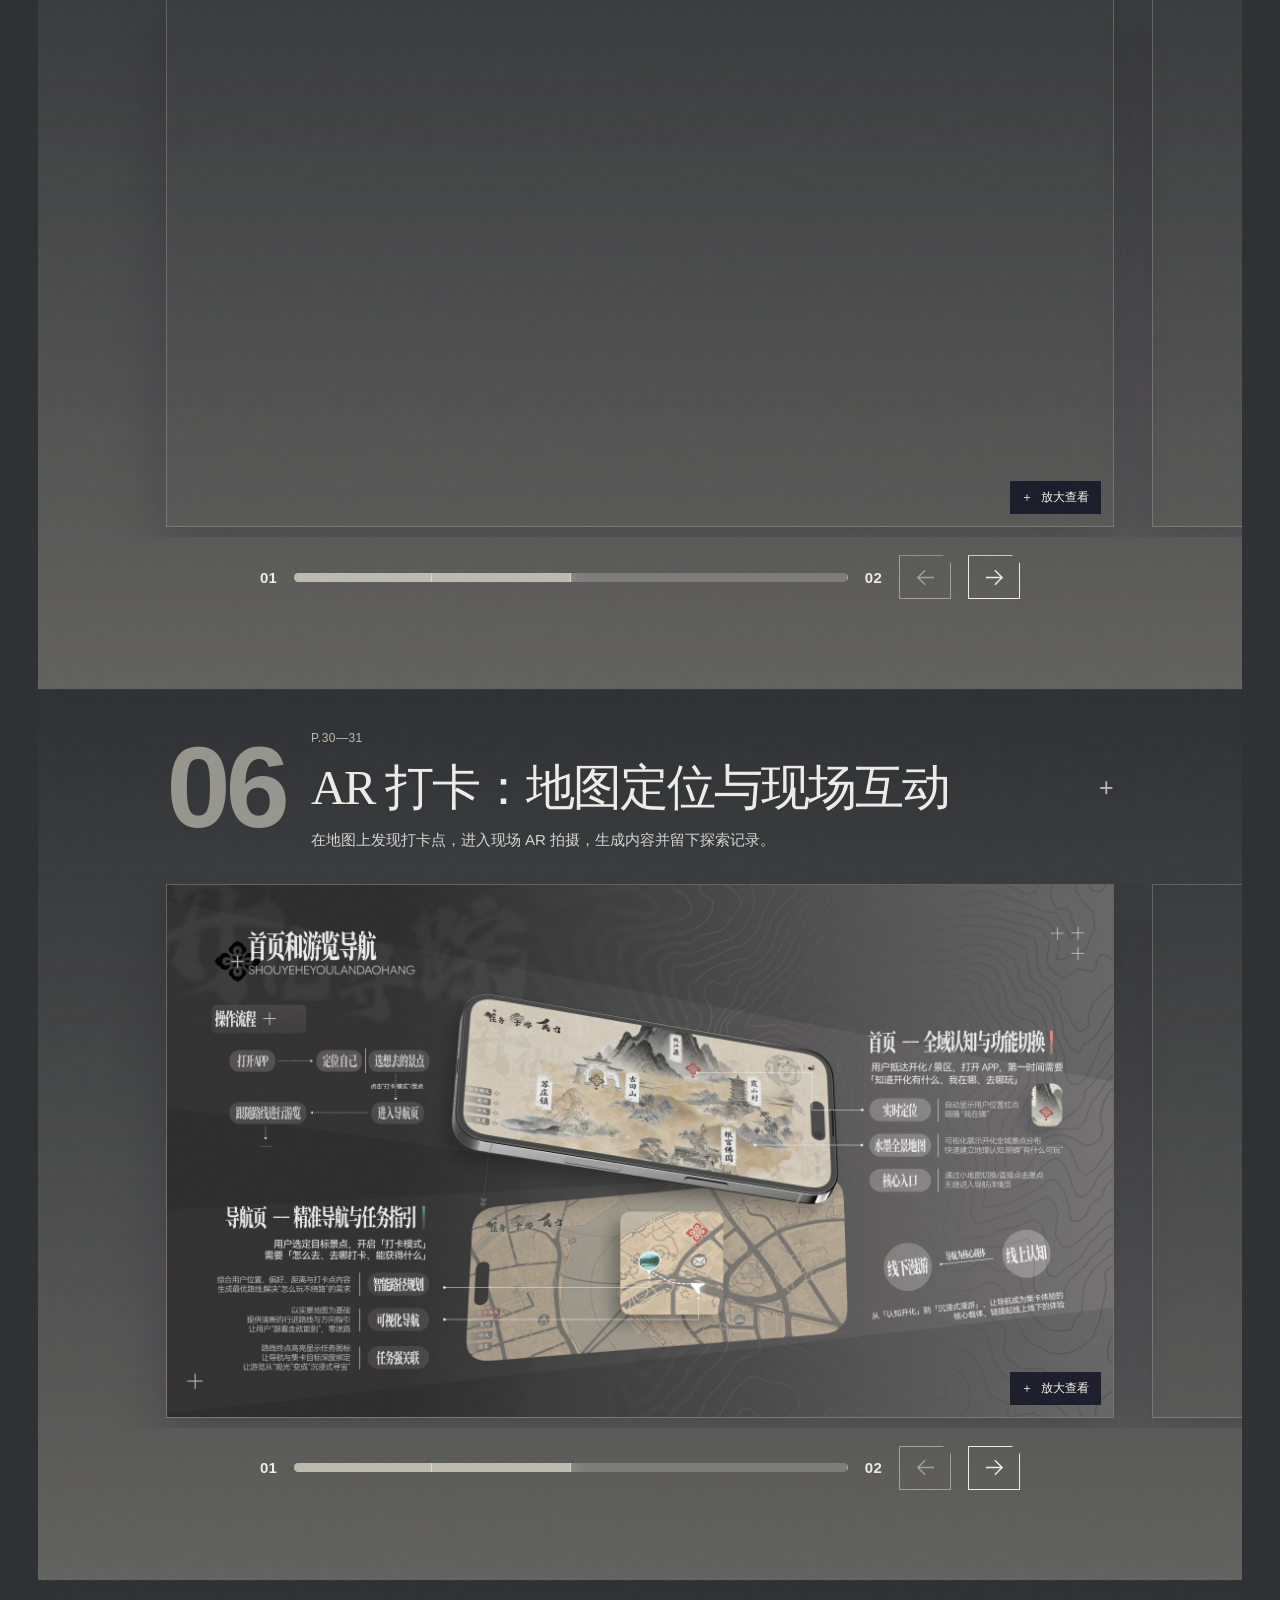
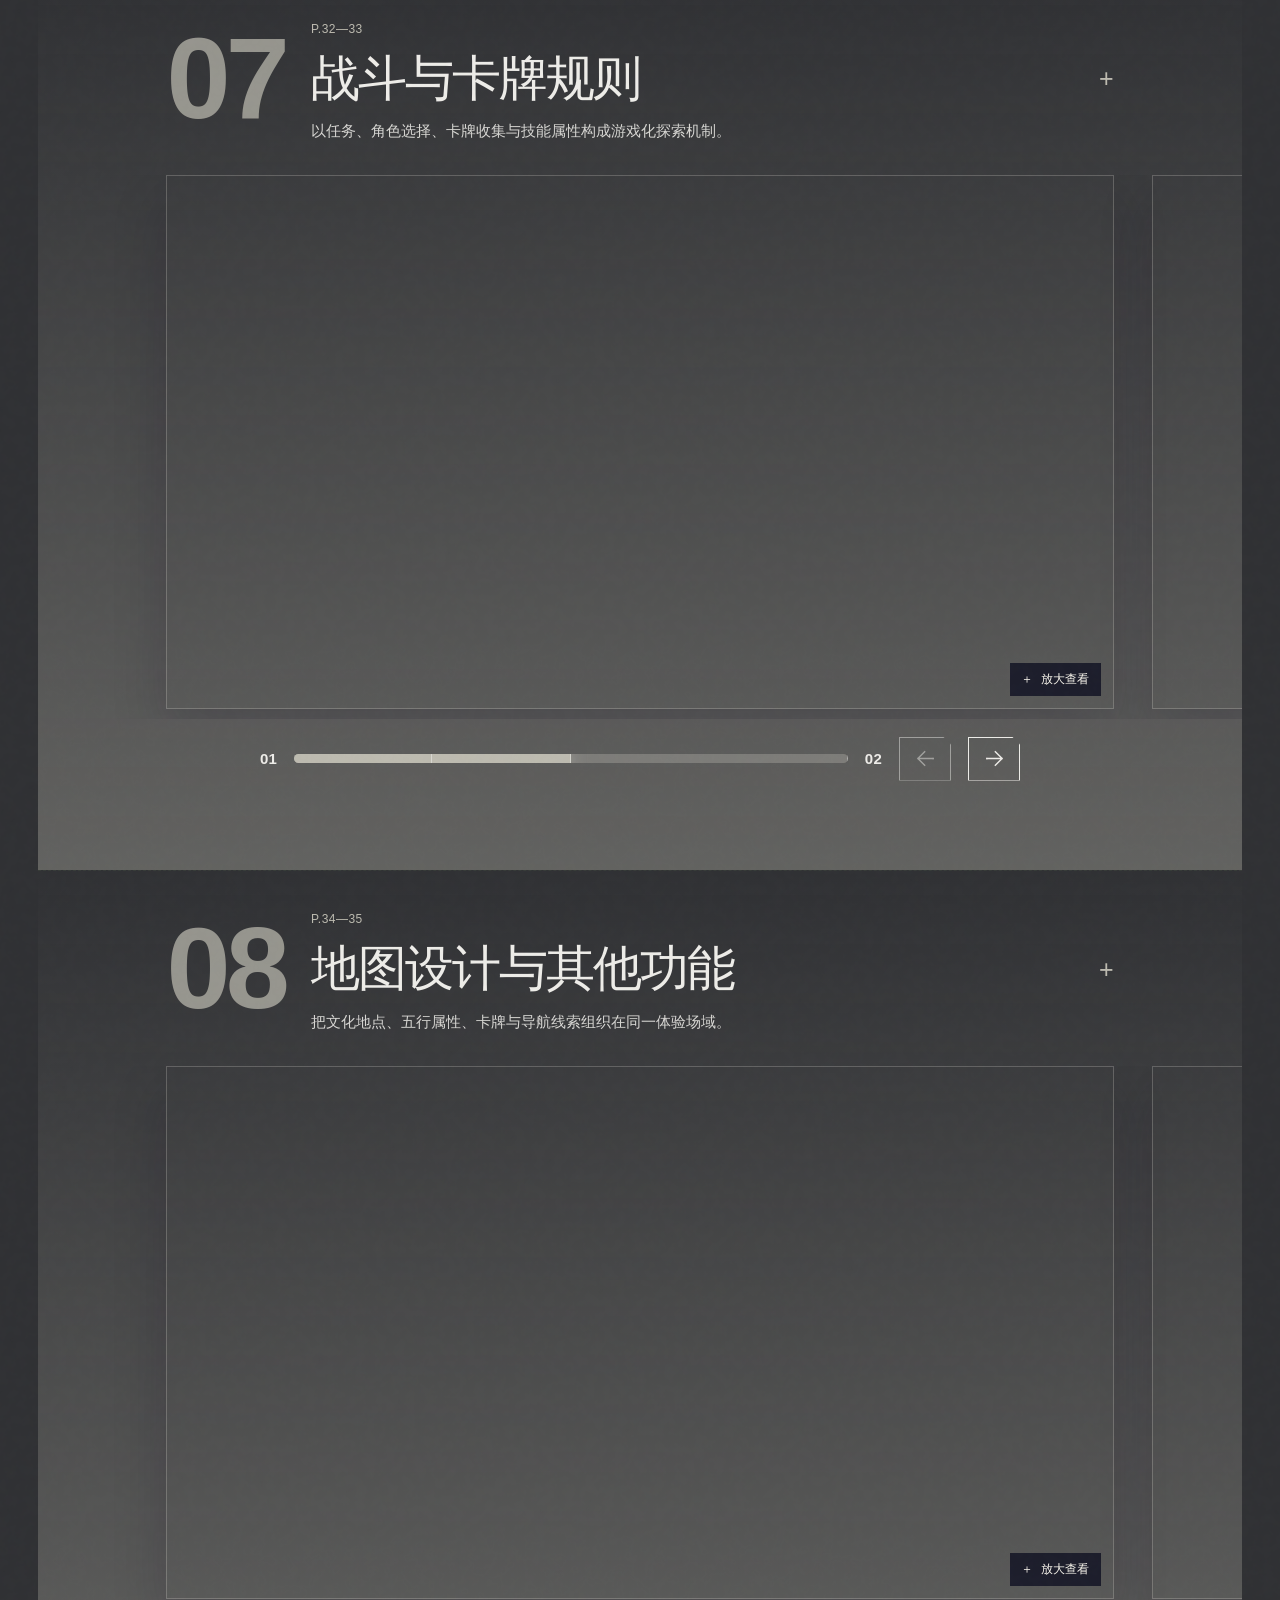
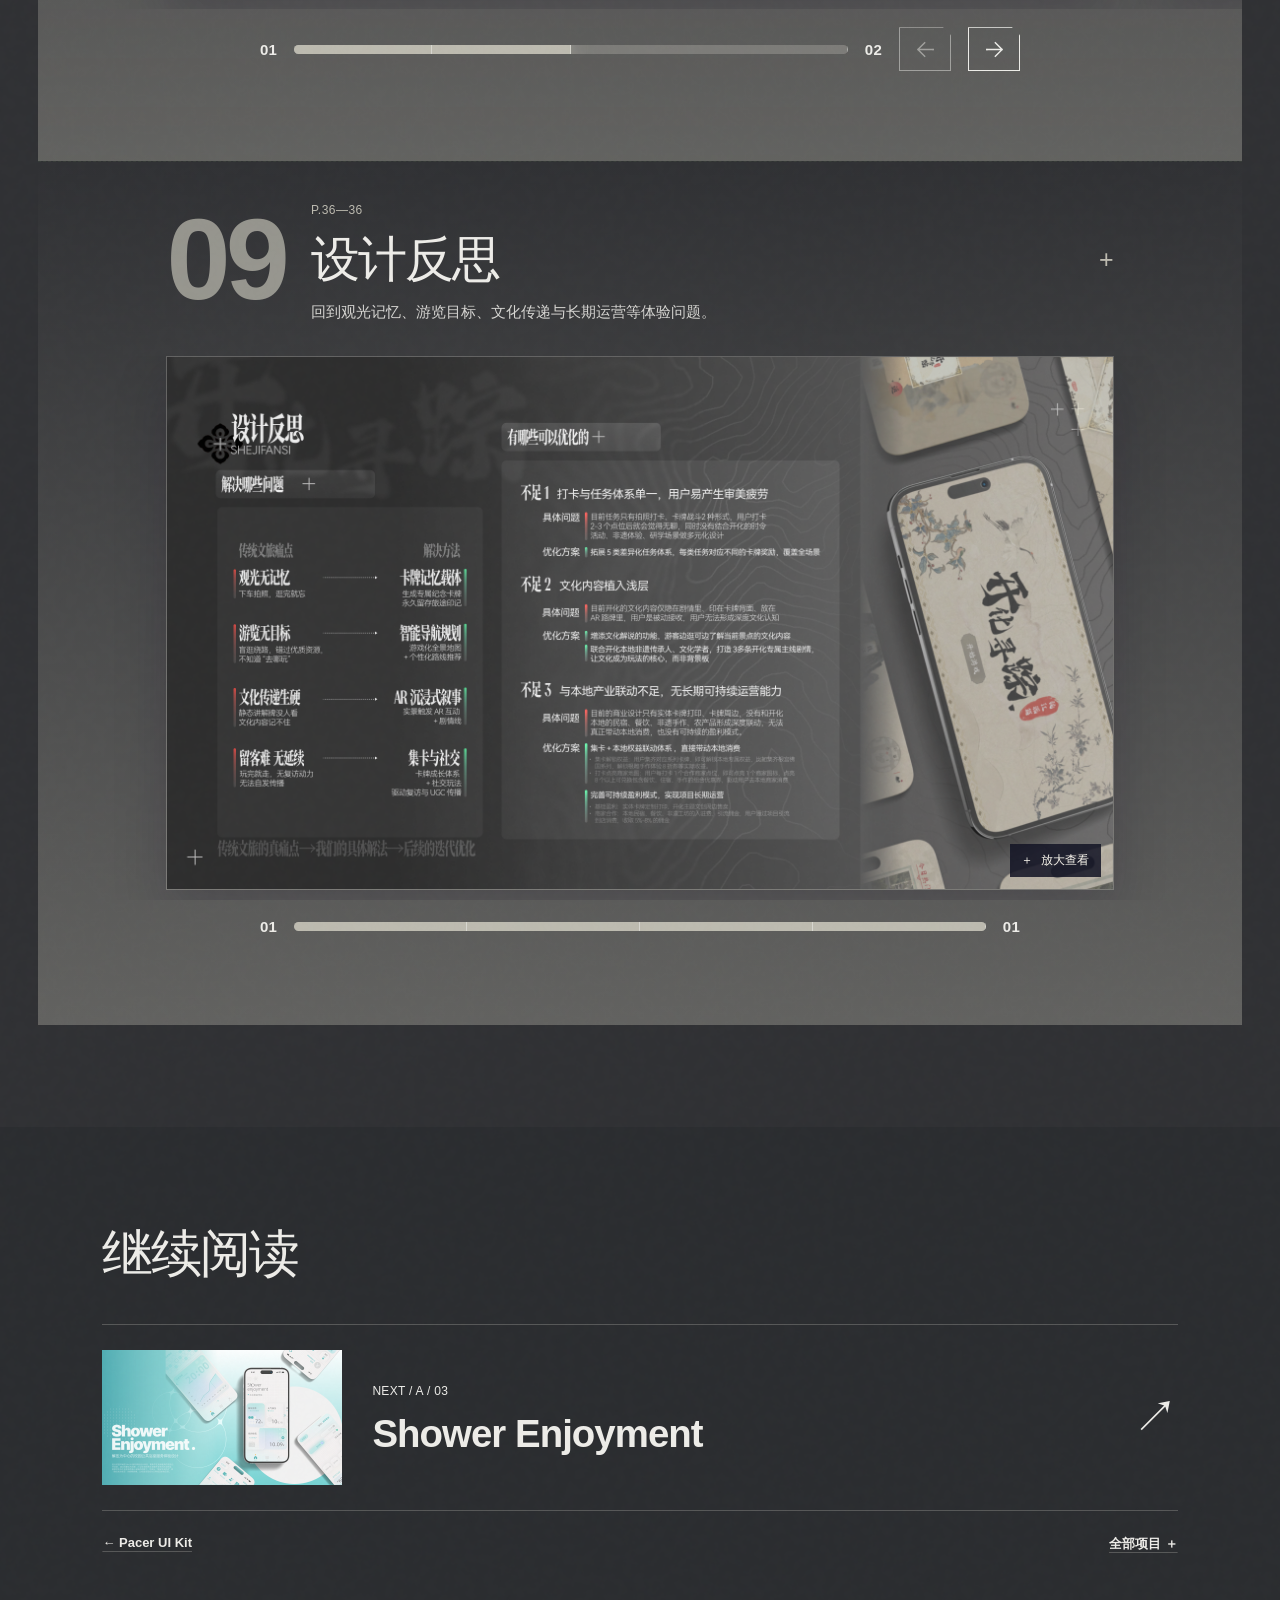
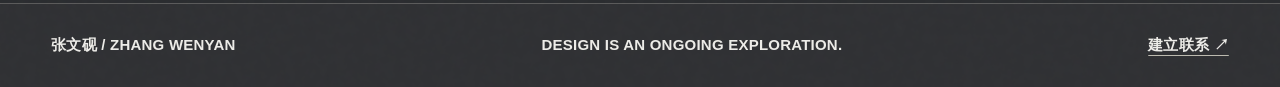
<file: projects/kaihua.html>
<!doctype html><html lang="zh-CN"><head><meta charset="utf-8"><meta name="viewport" content="width=device-width,initial-scale=1"><meta name="theme-color" content="#171336"><meta name="description" content="张文砚的个人设计作品集，包含 Pacer UI Kit、开化寻踪、Shower Enjoyment 和个人视觉实践。"><title>开化寻踪 — 张文砚</title><link rel="icon" href="../assets/mark.svg" type="image/svg+xml"><link rel="stylesheet" href="../archive.css?v=19"><link rel="stylesheet" href="../archive-v3.css?v=19"><link rel="stylesheet" href="../archive-v4.css?v=19"><link rel="stylesheet" href="../archive-v7.css?v=19"><link rel="stylesheet" href="../archive-v8.css?v=19"><link rel="stylesheet" href="../archive-v9.css?v=19"><script src="../archive.js?v=19" defer></script></head><body class="project-page" data-project="kaihua" data-base="../"><a class="skip-link" href="#main">跳到主要内容</a><header class="site-header"><div class="header-left"><a class="brand" href="../home.html" aria-label="ZHANGWENYAN，返回作品目录"><span>ZHANGWENYAN</span></a></div>
      <span class="header-status">PORTFOLIO / 2026</span>
      <nav aria-label="主导航"><a href="../home.html" >作品索引 <sup>04</sup></a><a href="../profile.html" >关于我</a><a href="../contact.html" >建立联系</a><button class="menu-trigger" aria-label="打开全站导航" aria-expanded="false" aria-controls="site-menu">MENU <span>＋</span></button></nav></header><main id="main"><section class="project-intro" style="--file-color:#c0ba91"><div class="project-heading"><a href="../home.html#file-kaihua" class="back-link">← 返回目录</a><div class="project-title-row"><div><h1>开化寻踪</h1></div><span class="project-serial">02</span></div></div><div class="project-hero-grid"><div class="project-brief"><h2>在行走中发现文化</h2><p>AR 卡牌叙事国家公园沉浸式服务体验设计。</p><a class="begin-reading" href="#chapter-0">开始阅读 <span>↓</span></a></div><div class="project-cover" style="view-transition-name:cover-kaihua"><figure class="plate cover-plate" data-reveal data-depth="6">
      <a class="image-open" href="../assets/source-png/slide-22.png" data-page="22" data-title="项目封面" aria-label="放大查看：项目封面，第 22 页">
      <img src="../assets/source-png/slide-22.png" width="1920" height="1080" alt="作品集第 22 页" loading="eager" decoding="async"><span class="inspect">＋ 放大查看</span></a>
      <figcaption><span>FIG. 22 / 项目封面</span><span>原始档案 · 22</span></figcaption></figure></div></div><section class="project-summary" aria-label="项目导读：职责、决策与产出"><div class="project-summary-item"><span>01 / 我的职责</span><p>体验策略、交互流程与视觉设计。</p></div><div class="project-summary-item"><span>02 / 设计决策</span><p>以实体卡牌串联地图打卡、现场 AR 互动和后续分享。</p></div><div class="project-summary-item"><span>03 / 设计产出</span><p>服务流程、地图任务、卡牌规则与 AR 拍摄界面。</p></div></section><div class="clue-desk"><div class="clue-label"><h3>设计线索</h3><small id="clue-progress">0 / 3 已探索</small></div><div class="clue-actions"><button data-clue="0" aria-expanded="false" aria-controls="clue-panel"><small>01</small>谁在探索？<span>＋</span></button><button data-clue="1" aria-expanded="false" aria-controls="clue-panel"><small>02</small>线索如何连接？<span>＋</span></button><button data-clue="2" aria-expanded="false" aria-controls="clue-panel"><small>03</small>地图如何讲故事？<span>＋</span></button></div><div id="clue-panel" class="clue-panel" hidden><p></p><a href="#chapter-0">定位证据 ↗</a></div></div></section><div class="reading-area"><div class="reading-top mono"><span>开化寻踪 / A / 02</span><span class="reading-percent">00%</span></div><div class="reading-layout"><aside class="chapter-nav"><nav aria-label="项目章节"><a href="#chapter-0" data-chapter-link="0"><small>01</small><span>项目背景</span><i></i></a><a href="#chapter-1" data-chapter-link="1"><small>02</small><span>前期调研</span><i></i></a><a href="#chapter-2" data-chapter-link="2"><small>03</small><span>用户画像</span><i></i></a><a href="#chapter-3" data-chapter-link="3"><small>04</small><span>价值主张与体验目标</span><i></i></a><a href="#chapter-4" data-chapter-link="4"><small>05</small><span>交互流程与服务架构</span><i></i></a><a href="#chapter-5" data-chapter-link="5"><small>06</small><span>AR 打卡：地图定位与现场互动</span><i></i></a><a href="#chapter-6" data-chapter-link="6"><small>07</small><span>战斗与卡牌规则</span><i></i></a><a href="#chapter-7" data-chapter-link="7"><small>08</small><span>地图设计与其他功能</span><i></i></a><a href="#chapter-8" data-chapter-link="8"><small>09</small><span>设计反思</span><i></i></a></nav></aside><article class="project-article"><section class="chapter" id="chapter-0" data-chapter="0"><header class="chapter-title" data-reveal><span class="chapter-number">01</span><div><p class="mono">P.23—23</p><h2>项目背景</h2><p>从国家公园自然生态与文化资源出发，构建数字文旅体验的项目命题。</p></div><span class="chapter-cross" aria-hidden="true">+</span></header><div class="image-sequence" tabindex="0" aria-label="项目背景：左右滚动或使用下方按钮翻页"><figure class="plate frame-0" data-reveal data-depth="9">
      <a class="image-open" href="../assets/source-png/slide-23.png" data-page="23" data-title="项目背景" aria-label="放大查看：项目背景，第 23 页">
      <img src="../assets/source-png/slide-23.png" width="1920" height="1080" alt="作品集第 23 页" loading="lazy" decoding="async"><span class="inspect">＋ 放大查看</span></a>
      <figcaption><span>FIG. 23 / 项目背景</span><span>原始档案 · 23</span></figcaption></figure></div><div class="slide-controls"><span class="slide-current">01</span><span class="slide-track"><i></i></span><span class="slide-total">01</span><button data-slide-prev aria-label="上一页"><svg viewBox="0 0 32 32" aria-hidden="true"><path d="M25 16H7m0 0 8-8m-8 8 8 8"/><circle cx="25" cy="16" r="1"/></svg></button><button data-slide-next aria-label="下一页"><svg viewBox="0 0 32 32" aria-hidden="true"><path d="M7 16h18m0 0-8-8m8 8-8 8"/><circle cx="7" cy="16" r="1"/></svg></button></div></section><section class="chapter" id="chapter-1" data-chapter="1"><header class="chapter-title" data-reveal><span class="chapter-number">02</span><div><p class="mono">P.24—24</p><h2>前期调研</h2><p>梳理自然资源、人文资源与核心人群，寻找体验与内容的交会点。</p></div><span class="chapter-cross" aria-hidden="true">+</span></header><div class="image-sequence" tabindex="0" aria-label="前期调研：左右滚动或使用下方按钮翻页"><figure class="plate frame-0" data-reveal data-depth="3">
      <a class="image-open" href="../assets/source-png/slide-24.png" data-page="24" data-title="前期调研" aria-label="放大查看：前期调研，第 24 页">
      <img src="../assets/source-png/slide-24.png" width="1920" height="1080" alt="作品集第 24 页" loading="lazy" decoding="async"><span class="inspect">＋ 放大查看</span></a>
      <figcaption><span>FIG. 24 / 前期调研</span><span>原始档案 · 24</span></figcaption></figure></div><div class="slide-controls"><span class="slide-current">01</span><span class="slide-track"><i></i></span><span class="slide-total">01</span><button data-slide-prev aria-label="上一页"><svg viewBox="0 0 32 32" aria-hidden="true"><path d="M25 16H7m0 0 8-8m-8 8 8 8"/><circle cx="25" cy="16" r="1"/></svg></button><button data-slide-next aria-label="下一页"><svg viewBox="0 0 32 32" aria-hidden="true"><path d="M7 16h18m0 0-8-8m8 8-8 8"/><circle cx="7" cy="16" r="1"/></svg></button></div></section><section class="chapter" id="chapter-2" data-chapter="2"><header class="chapter-title" data-reveal><span class="chapter-number">03</span><div><p class="mono">P.25—25</p><h2>用户画像</h2><p>亲子家庭、Z 世代与文化爱好者各自带着不同的探索动机进入场域。</p></div><span class="chapter-cross" aria-hidden="true">+</span></header><div class="image-sequence" tabindex="0" aria-label="用户画像：左右滚动或使用下方按钮翻页"><figure class="plate frame-0" data-reveal data-depth="6">
      <a class="image-open" href="../assets/source-png/slide-25.png" data-page="25" data-title="用户画像" aria-label="放大查看：用户画像，第 25 页">
      <img src="../assets/source-png/slide-25.png" width="1920" height="1080" alt="作品集第 25 页" loading="lazy" decoding="async"><span class="inspect">＋ 放大查看</span></a>
      <figcaption><span>FIG. 25 / 用户画像</span><span>原始档案 · 25</span></figcaption></figure></div><div class="slide-controls"><span class="slide-current">01</span><span class="slide-track"><i></i></span><span class="slide-total">01</span><button data-slide-prev aria-label="上一页"><svg viewBox="0 0 32 32" aria-hidden="true"><path d="M25 16H7m0 0 8-8m-8 8 8 8"/><circle cx="25" cy="16" r="1"/></svg></button><button data-slide-next aria-label="下一页"><svg viewBox="0 0 32 32" aria-hidden="true"><path d="M7 16h18m0 0-8-8m8 8-8 8"/><circle cx="7" cy="16" r="1"/></svg></button></div></section><section class="chapter" id="chapter-3" data-chapter="3"><header class="chapter-title" data-reveal><span class="chapter-number">04</span><div><p class="mono">P.26—27</p><h2>价值主张与体验目标</h2><p>以卡牌作为实体媒介，让在地文化、个人价值与线上线下分享形成关联。</p></div><span class="chapter-cross" aria-hidden="true">+</span></header><div class="image-sequence" tabindex="0" aria-label="价值主张与体验目标：左右滚动或使用下方按钮翻页"><figure class="plate frame-0" data-reveal data-depth="9">
      <a class="image-open" href="../assets/source-png/slide-26.png" data-page="26" data-title="价值主张与体验目标" aria-label="放大查看：价值主张与体验目标，第 26 页">
      <img src="../assets/source-png/slide-26.png" width="1920" height="1080" alt="作品集第 26 页" loading="lazy" decoding="async"><span class="inspect">＋ 放大查看</span></a>
      <figcaption><span>FIG. 26 / 价值主张与体验目标</span><span>原始档案 · 26</span></figcaption></figure><figure class="plate frame-1" data-reveal data-depth="3">
      <a class="image-open" href="../assets/source-png/slide-27.png" data-page="27" data-title="价值主张与体验目标" aria-label="放大查看：价值主张与体验目标，第 27 页">
      <img src="../assets/source-png/slide-27.png" width="1920" height="1080" alt="作品集第 27 页" loading="lazy" decoding="async"><span class="inspect">＋ 放大查看</span></a>
      <figcaption><span>FIG. 27 / 价值主张与体验目标</span><span>原始档案 · 27</span></figcaption></figure></div><div class="slide-controls"><span class="slide-current">01</span><span class="slide-track"><i></i></span><span class="slide-total">02</span><button data-slide-prev aria-label="上一页"><svg viewBox="0 0 32 32" aria-hidden="true"><path d="M25 16H7m0 0 8-8m-8 8 8 8"/><circle cx="25" cy="16" r="1"/></svg></button><button data-slide-next aria-label="下一页"><svg viewBox="0 0 32 32" aria-hidden="true"><path d="M7 16h18m0 0-8-8m8 8-8 8"/><circle cx="7" cy="16" r="1"/></svg></button></div></section><section class="chapter" id="chapter-4" data-chapter="4"><header class="chapter-title" data-reveal><span class="chapter-number">05</span><div><p class="mono">P.28—29</p><h2>交互流程与服务架构</h2><p>从线下打卡、AR 互动到收集卡牌与社交回流，追踪整个服务闭环。</p></div><span class="chapter-cross" aria-hidden="true">+</span></header><div class="image-sequence" tabindex="0" aria-label="交互流程与服务架构：左右滚动或使用下方按钮翻页"><figure class="plate frame-0" data-reveal data-depth="6">
      <a class="image-open" href="../assets/source-png/slide-28.png" data-page="28" data-title="交互流程与服务架构" aria-label="放大查看：交互流程与服务架构，第 28 页">
      <img src="../assets/source-png/slide-28.png" width="1920" height="1080" alt="作品集第 28 页" loading="lazy" decoding="async"><span class="inspect">＋ 放大查看</span></a>
      <figcaption><span>FIG. 28 / 交互流程与服务架构</span><span>原始档案 · 28</span></figcaption></figure><figure class="plate frame-1" data-reveal data-depth="9">
      <a class="image-open" href="../assets/source-png/slide-29.png" data-page="29" data-title="交互流程与服务架构" aria-label="放大查看：交互流程与服务架构，第 29 页">
      <img src="../assets/source-png/slide-29.png" width="1920" height="1080" alt="作品集第 29 页" loading="lazy" decoding="async"><span class="inspect">＋ 放大查看</span></a>
      <figcaption><span>FIG. 29 / 交互流程与服务架构</span><span>原始档案 · 29</span></figcaption></figure></div><div class="slide-controls"><span class="slide-current">01</span><span class="slide-track"><i></i></span><span class="slide-total">02</span><button data-slide-prev aria-label="上一页"><svg viewBox="0 0 32 32" aria-hidden="true"><path d="M25 16H7m0 0 8-8m-8 8 8 8"/><circle cx="25" cy="16" r="1"/></svg></button><button data-slide-next aria-label="下一页"><svg viewBox="0 0 32 32" aria-hidden="true"><path d="M7 16h18m0 0-8-8m8 8-8 8"/><circle cx="7" cy="16" r="1"/></svg></button></div></section><section class="chapter" id="chapter-5" data-chapter="5"><header class="chapter-title" data-reveal><span class="chapter-number">06</span><div><p class="mono">P.30—31</p><h2>AR 打卡：地图定位与现场互动</h2><p>在地图上发现打卡点，进入现场 AR 拍摄，生成内容并留下探索记录。</p></div><span class="chapter-cross" aria-hidden="true">+</span></header><div class="image-sequence" tabindex="0" aria-label="AR 打卡：地图定位与现场互动：左右滚动或使用下方按钮翻页"><figure class="plate frame-0" data-reveal data-depth="3">
      <a class="image-open" href="../assets/source-png/slide-30.png" data-page="30" data-title="AR 打卡：地图定位与现场互动" aria-label="放大查看：AR 打卡：地图定位与现场互动，第 30 页">
      <img src="../assets/source-png/slide-30.png" width="1920" height="1080" alt="作品集第 30 页" loading="lazy" decoding="async"><span class="inspect">＋ 放大查看</span></a>
      <figcaption><span>FIG. 30 / AR 打卡：地图定位与现场互动</span><span>原始档案 · 30</span></figcaption></figure><figure class="plate frame-1" data-reveal data-depth="6">
      <a class="image-open" href="../assets/source-png/slide-31.png" data-page="31" data-title="AR 打卡：地图定位与现场互动" aria-label="放大查看：AR 打卡：地图定位与现场互动，第 31 页">
      <img src="../assets/source-png/slide-31.png" width="1920" height="1080" alt="作品集第 31 页" loading="lazy" decoding="async"><span class="inspect">＋ 放大查看</span></a>
      <figcaption><span>FIG. 31 / AR 打卡：地图定位与现场互动</span><span>原始档案 · 31</span></figcaption></figure></div><div class="slide-controls"><span class="slide-current">01</span><span class="slide-track"><i></i></span><span class="slide-total">02</span><button data-slide-prev aria-label="上一页"><svg viewBox="0 0 32 32" aria-hidden="true"><path d="M25 16H7m0 0 8-8m-8 8 8 8"/><circle cx="25" cy="16" r="1"/></svg></button><button data-slide-next aria-label="下一页"><svg viewBox="0 0 32 32" aria-hidden="true"><path d="M7 16h18m0 0-8-8m8 8-8 8"/><circle cx="7" cy="16" r="1"/></svg></button></div></section><section class="chapter" id="chapter-6" data-chapter="6"><header class="chapter-title" data-reveal><span class="chapter-number">07</span><div><p class="mono">P.32—33</p><h2>战斗与卡牌规则</h2><p>以任务、角色选择、卡牌收集与技能属性构成游戏化探索机制。</p></div><span class="chapter-cross" aria-hidden="true">+</span></header><div class="image-sequence" tabindex="0" aria-label="战斗与卡牌规则：左右滚动或使用下方按钮翻页"><figure class="plate frame-0" data-reveal data-depth="9">
      <a class="image-open" href="../assets/source-png/slide-32.png" data-page="32" data-title="战斗与卡牌规则" aria-label="放大查看：战斗与卡牌规则，第 32 页">
      <img src="../assets/source-png/slide-32.png" width="1920" height="1080" alt="作品集第 32 页" loading="lazy" decoding="async"><span class="inspect">＋ 放大查看</span></a>
      <figcaption><span>FIG. 32 / 战斗与卡牌规则</span><span>原始档案 · 32</span></figcaption></figure><figure class="plate frame-1" data-reveal data-depth="3">
      <a class="image-open" href="../assets/source-png/slide-33.png" data-page="33" data-title="战斗与卡牌规则" aria-label="放大查看：战斗与卡牌规则，第 33 页">
      <img src="../assets/source-png/slide-33.png" width="1920" height="1080" alt="作品集第 33 页" loading="lazy" decoding="async"><span class="inspect">＋ 放大查看</span></a>
      <figcaption><span>FIG. 33 / 战斗与卡牌规则</span><span>原始档案 · 33</span></figcaption></figure></div><div class="slide-controls"><span class="slide-current">01</span><span class="slide-track"><i></i></span><span class="slide-total">02</span><button data-slide-prev aria-label="上一页"><svg viewBox="0 0 32 32" aria-hidden="true"><path d="M25 16H7m0 0 8-8m-8 8 8 8"/><circle cx="25" cy="16" r="1"/></svg></button><button data-slide-next aria-label="下一页"><svg viewBox="0 0 32 32" aria-hidden="true"><path d="M7 16h18m0 0-8-8m8 8-8 8"/><circle cx="7" cy="16" r="1"/></svg></button></div></section><section class="chapter" id="chapter-7" data-chapter="7"><header class="chapter-title" data-reveal><span class="chapter-number">08</span><div><p class="mono">P.34—35</p><h2>地图设计与其他功能</h2><p>把文化地点、五行属性、卡牌与导航线索组织在同一体验场域。</p></div><span class="chapter-cross" aria-hidden="true">+</span></header><div class="image-sequence" tabindex="0" aria-label="地图设计与其他功能：左右滚动或使用下方按钮翻页"><figure class="plate frame-0" data-reveal data-depth="6">
      <a class="image-open" href="../assets/source-png/slide-34.png" data-page="34" data-title="地图设计与其他功能" aria-label="放大查看：地图设计与其他功能，第 34 页">
      <img src="../assets/source-png/slide-34.png" width="1920" height="1080" alt="作品集第 34 页" loading="lazy" decoding="async"><span class="inspect">＋ 放大查看</span></a>
      <figcaption><span>FIG. 34 / 地图设计与其他功能</span><span>原始档案 · 34</span></figcaption></figure><figure class="plate frame-1" data-reveal data-depth="9">
      <a class="image-open" href="../assets/source-png/slide-35.png" data-page="35" data-title="地图设计与其他功能" aria-label="放大查看：地图设计与其他功能，第 35 页">
      <img src="../assets/source-png/slide-35.png" width="1920" height="1080" alt="作品集第 35 页" loading="lazy" decoding="async"><span class="inspect">＋ 放大查看</span></a>
      <figcaption><span>FIG. 35 / 地图设计与其他功能</span><span>原始档案 · 35</span></figcaption></figure></div><div class="slide-controls"><span class="slide-current">01</span><span class="slide-track"><i></i></span><span class="slide-total">02</span><button data-slide-prev aria-label="上一页"><svg viewBox="0 0 32 32" aria-hidden="true"><path d="M25 16H7m0 0 8-8m-8 8 8 8"/><circle cx="25" cy="16" r="1"/></svg></button><button data-slide-next aria-label="下一页"><svg viewBox="0 0 32 32" aria-hidden="true"><path d="M7 16h18m0 0-8-8m8 8-8 8"/><circle cx="7" cy="16" r="1"/></svg></button></div></section><section class="chapter" id="chapter-8" data-chapter="8"><header class="chapter-title" data-reveal><span class="chapter-number">09</span><div><p class="mono">P.36—36</p><h2>设计反思</h2><p>回到观光记忆、游览目标、文化传递与长期运营等体验问题。</p></div><span class="chapter-cross" aria-hidden="true">+</span></header><div class="image-sequence" tabindex="0" aria-label="设计反思：左右滚动或使用下方按钮翻页"><figure class="plate frame-0" data-reveal data-depth="3">
      <a class="image-open" href="../assets/source-png/slide-36.png" data-page="36" data-title="设计反思" aria-label="放大查看：设计反思，第 36 页">
      <img src="../assets/source-png/slide-36.png" width="1920" height="1080" alt="作品集第 36 页" loading="lazy" decoding="async"><span class="inspect">＋ 放大查看</span></a>
      <figcaption><span>FIG. 36 / 设计反思</span><span>原始档案 · 36</span></figcaption></figure></div><div class="slide-controls"><span class="slide-current">01</span><span class="slide-track"><i></i></span><span class="slide-total">01</span><button data-slide-prev aria-label="上一页"><svg viewBox="0 0 32 32" aria-hidden="true"><path d="M25 16H7m0 0 8-8m-8 8 8 8"/><circle cx="25" cy="16" r="1"/></svg></button><button data-slide-next aria-label="下一页"><svg viewBox="0 0 32 32" aria-hidden="true"><path d="M7 16h18m0 0-8-8m8 8-8 8"/><circle cx="7" cy="16" r="1"/></svg></button></div></section></article></div></div><section class="end-record"><h2>继续阅读</h2><a class="next-project" href="shower.html"><span class="next-art"><img src="../assets/source-png/slide-37.png" width="1920" height="1080" alt="作品集第 37 页" loading="lazy"></span><span><small class="mono">NEXT / A / 03</small><strong>Shower Enjoyment</strong></span><b>↗</b></a><div class="end-links"><a href="pacer.html">← Pacer UI Kit</a><a href="../home.html#file-kaihua">全部项目 ＋</a></div></section></main><footer class="site-footer"><span>张文砚 / ZHANG WENYAN</span><span>DESIGN IS AN ONGOING EXPLORATION.</span><a href="../contact.html">建立联系 ↗</a></footer><dialog id="site-menu" class="menu-dialog"><div class="menu-top"><span class="mono">NAVIGATION / 档案导航</span><button data-close="site-menu" aria-label="关闭导航">CLOSE ×</button></div><div class="menu-content"><p class="mono">选择一份记录，<br>继续你的探索。</p><nav aria-label="全部项目"><a class="menu-link menu-link-pacer" href="../projects/pacer.html"><small>A / 01</small><span>Pacer UI Kit</span><b>↗</b></a><a class="menu-link menu-link-kaihua" href="../projects/kaihua.html"><small>A / 02</small><span>开化寻踪</span><b>↗</b></a><a class="menu-link menu-link-shower" href="../projects/shower.html"><small>A / 03</small><span>Shower Enjoyment</span><b>↗</b></a><a class="menu-link menu-link-practice" href="../projects/practice.html"><small>V / 04</small><span>Personal Practice</span><b>↗</b></a><a href="../profile.html"><small>P / 02</small><span>人员档案</span><b>↗</b></a></nav></div><div class="menu-bottom mono">ZHANG WENYAN <button class="motion-toggle">动态效果：开启</button></div></dialog>
      <dialog id="viewer" aria-label="作品原图查看器"><div class="viewer-bar"><span id="viewer-caption" class="mono"></span><div><button id="zoom-toggle" aria-pressed="false">原尺寸</button><button data-close="viewer" aria-label="关闭原图">关闭 ×</button></div></div><div class="viewer-stage"><img id="viewer-image" alt="作品原图"></div><div class="viewer-bottom"><button id="image-prev" aria-label="上一张">← 上一张</button><span class="mono">← → 切换 / ESC 关闭</span><button id="image-next" aria-label="下一张">下一张 →</button></div></dialog><script type="application/json" id="clue-data">[["谁在探索？", "从不同用户的探索动机出发，理解亲子、年轻人与文化爱好者的需求。", 2], ["线索如何连接？", "查看线下打卡、AR 互动与卡牌收集如何构成服务路径。", 4], ["地图如何讲故事？", "沿地图、文化地点与卡牌属性，阅读场域如何转化为交互内容。", 7]]</script></body></html>
</file>
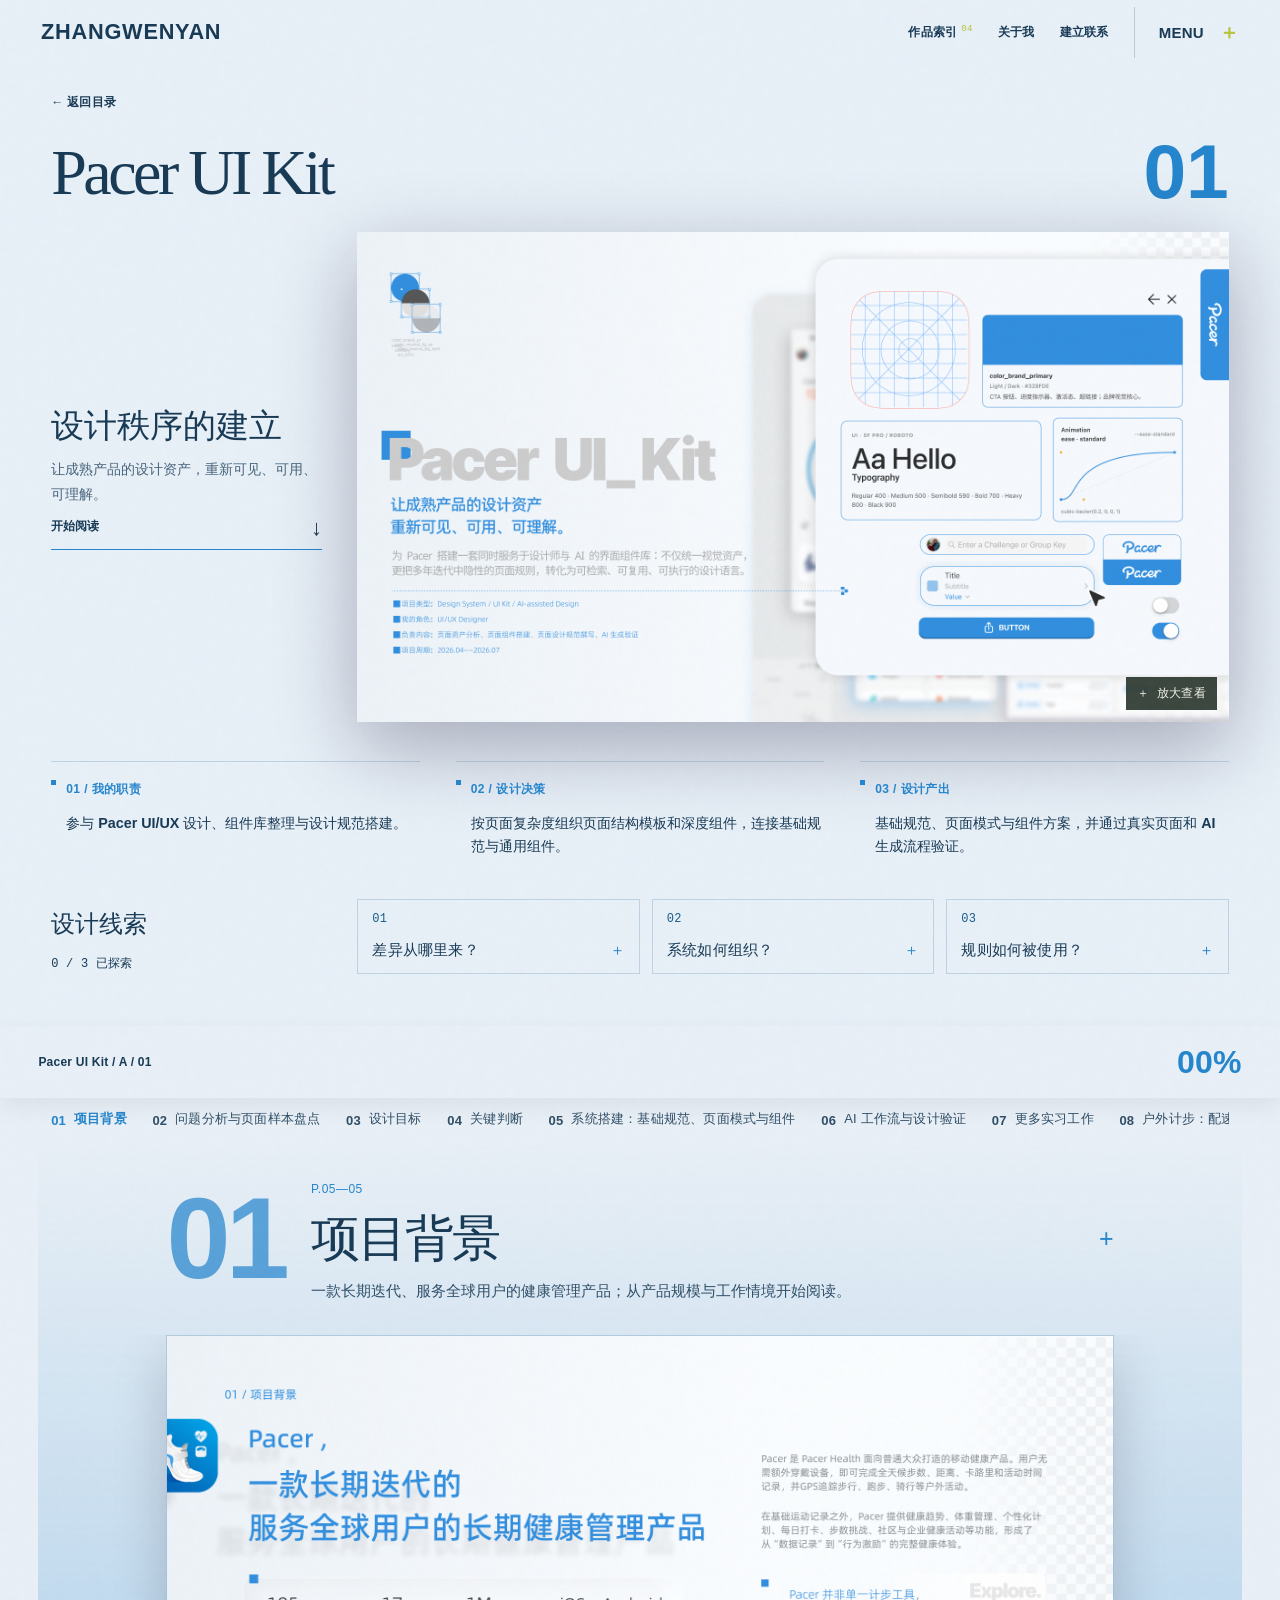
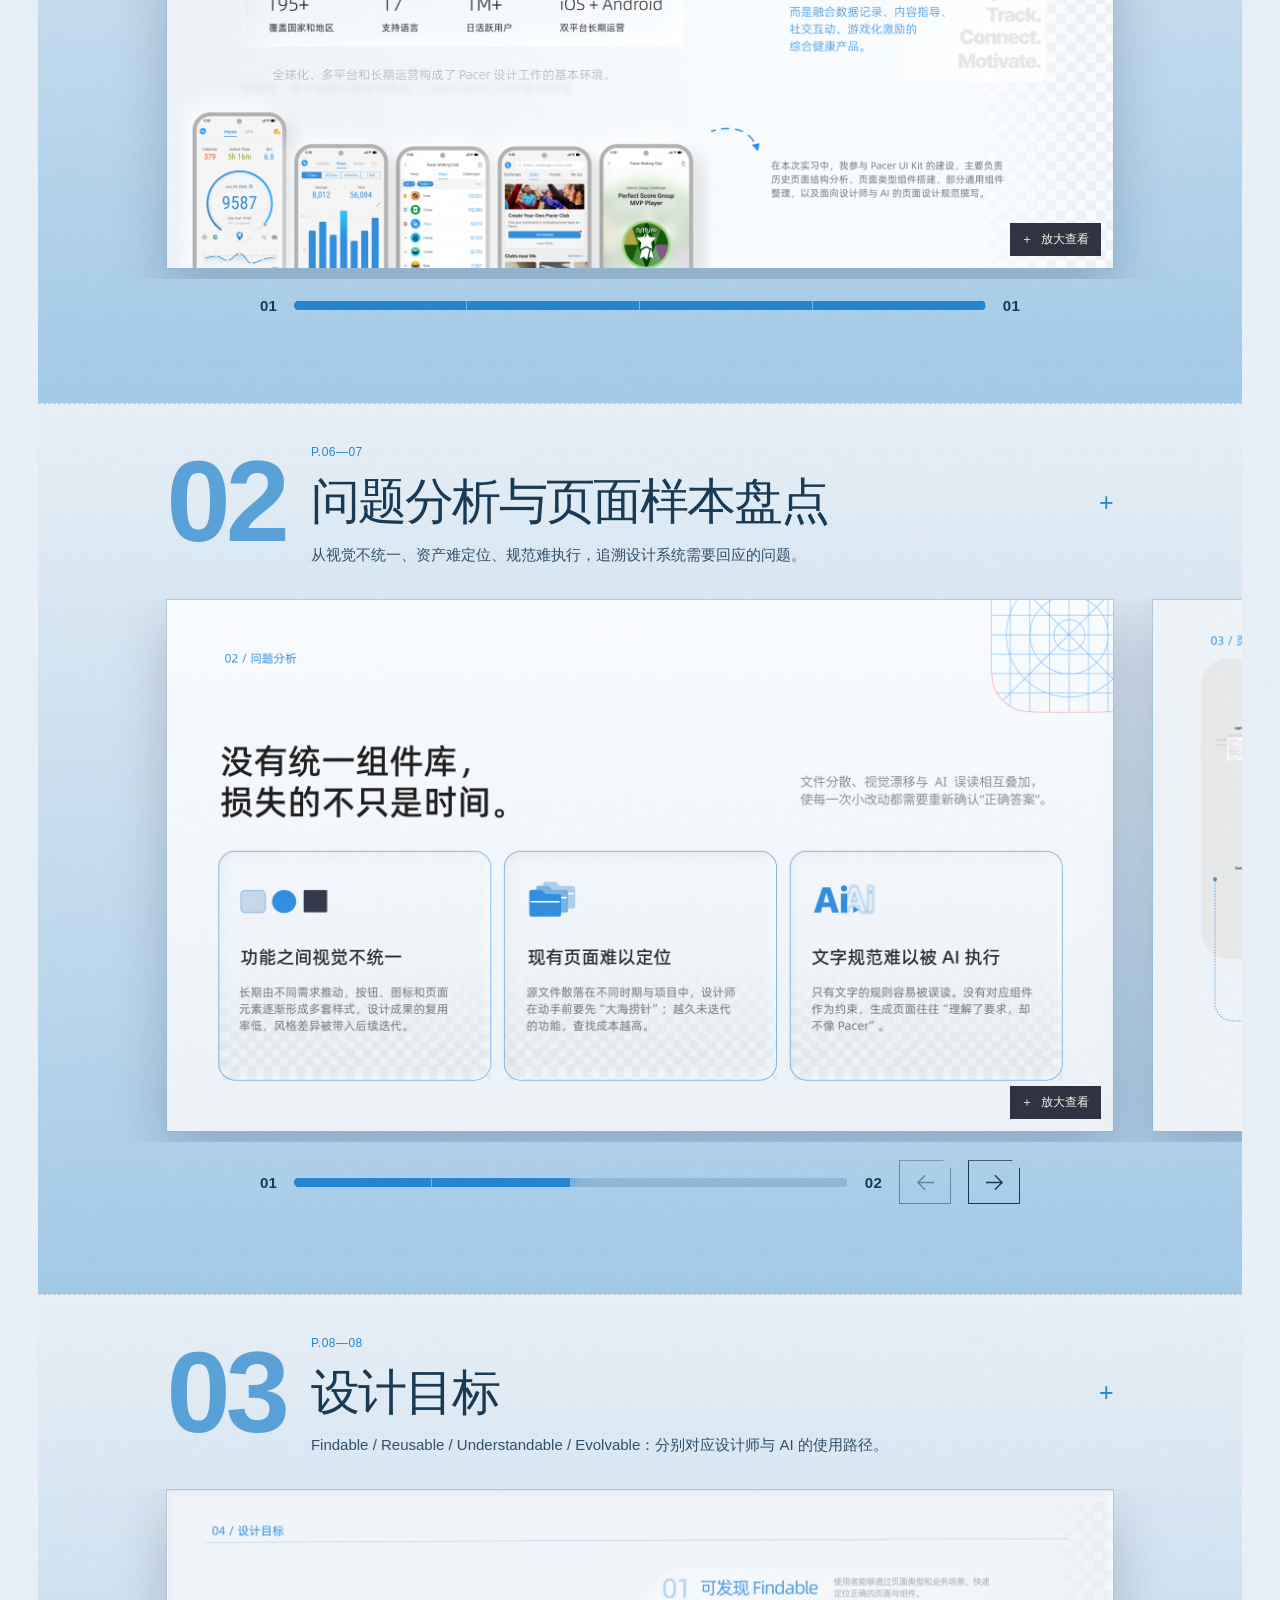
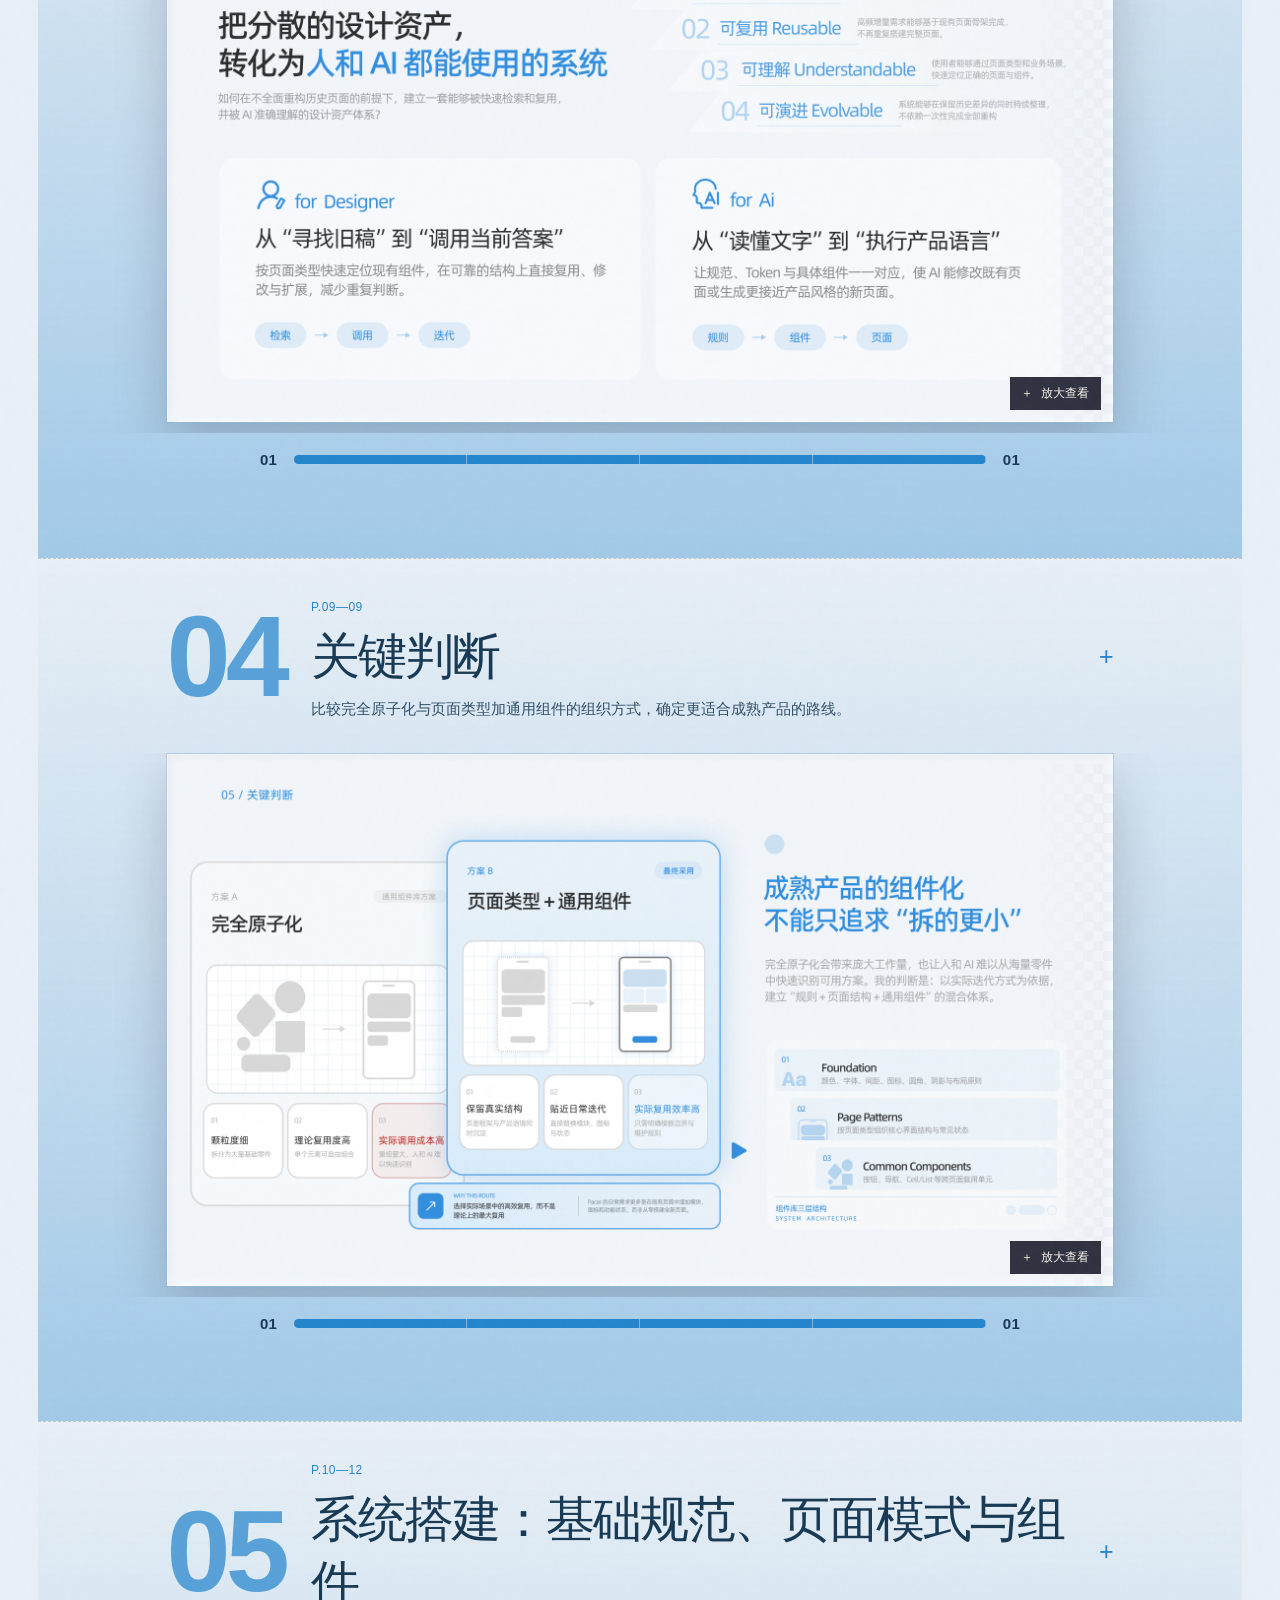
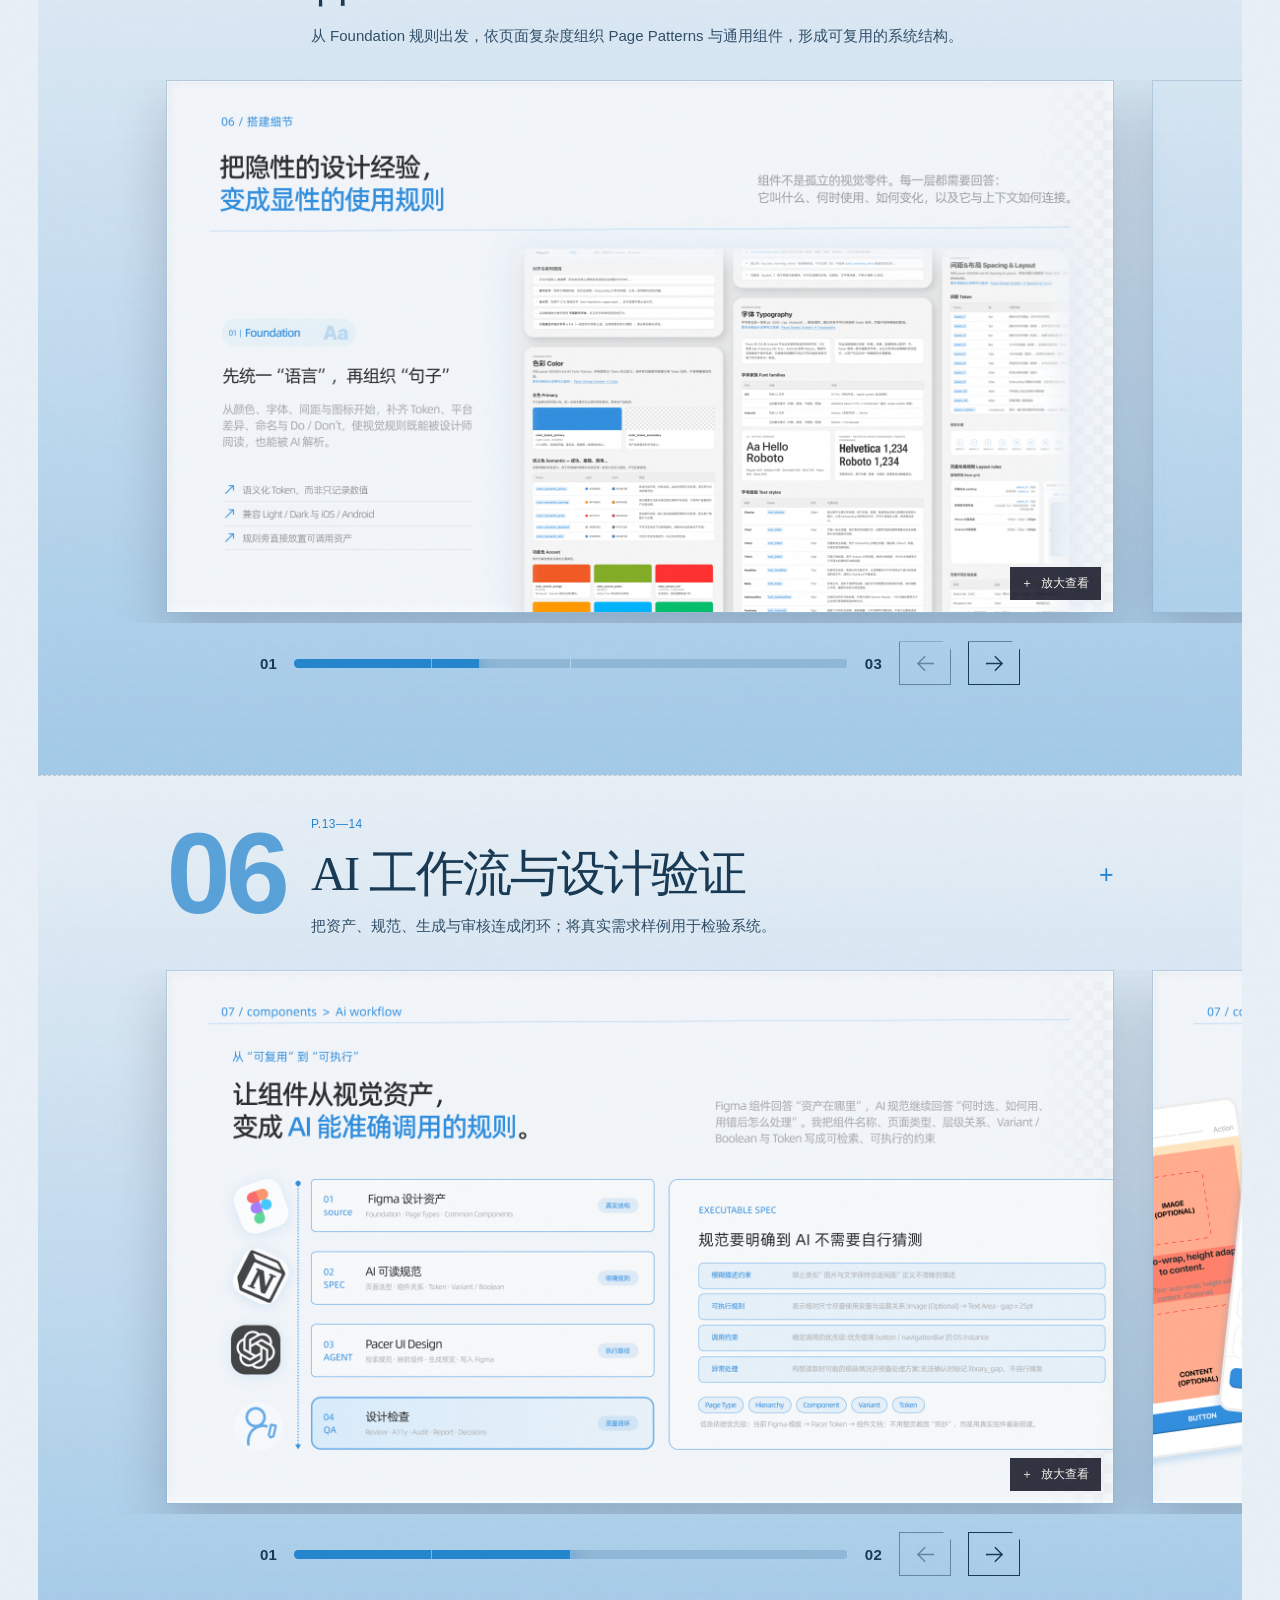
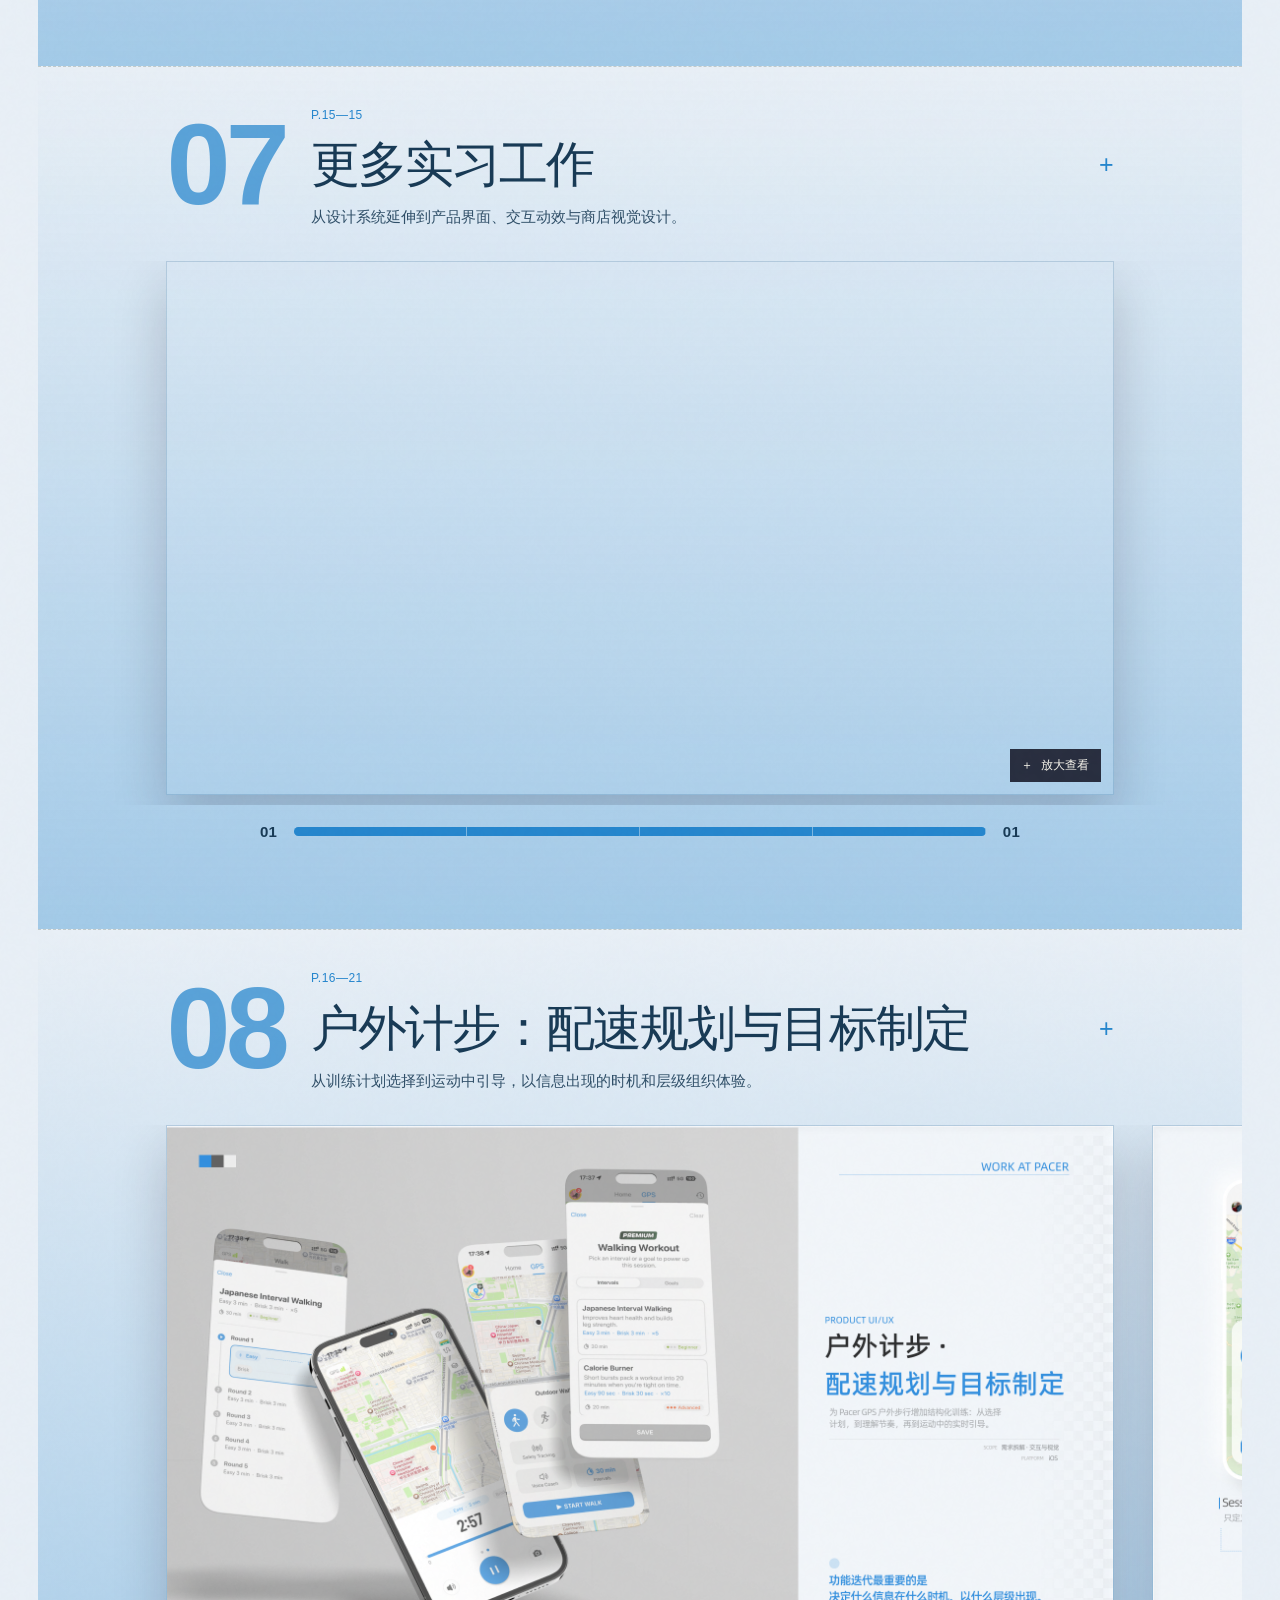
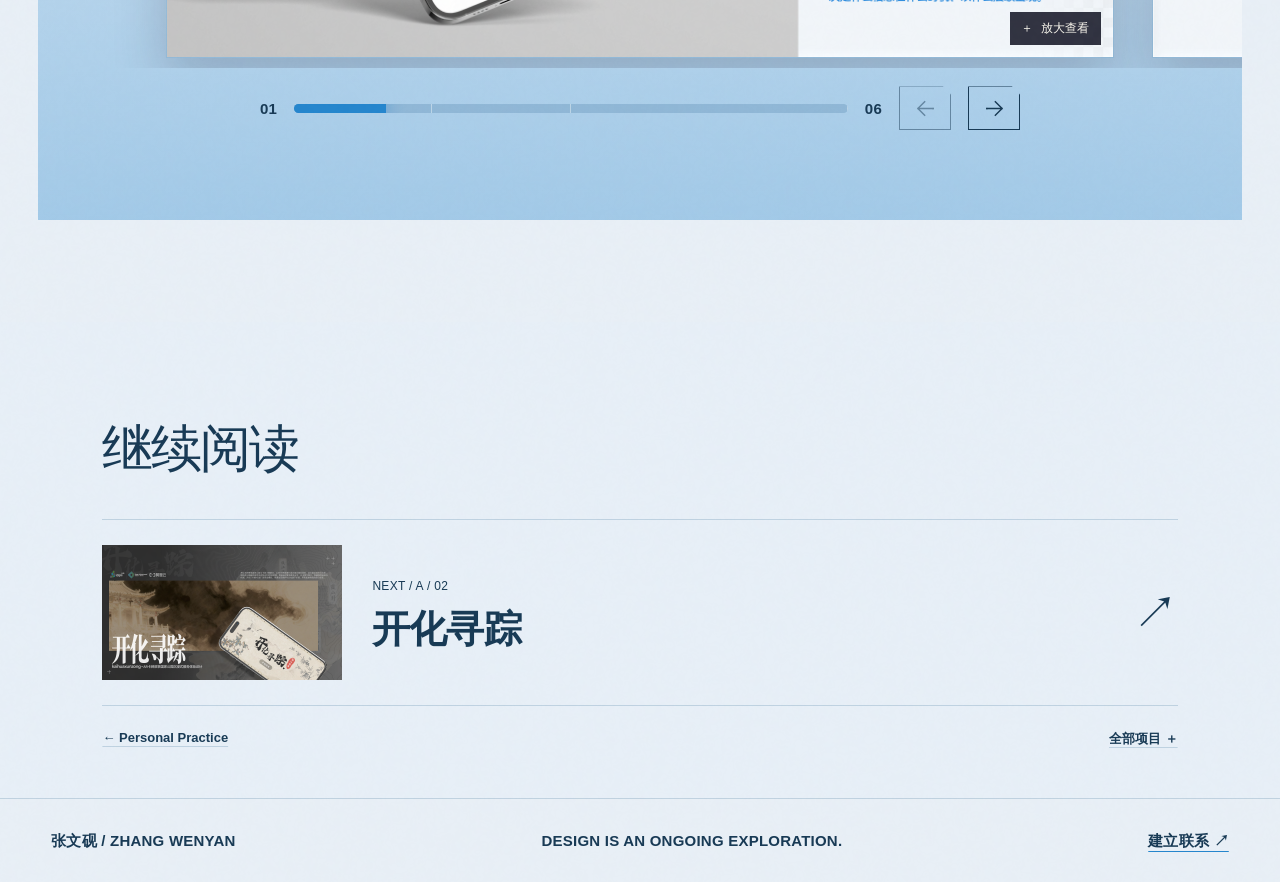
<file: projects/pacer.html>
<!doctype html><html lang="zh-CN"><head><meta charset="utf-8"><meta name="viewport" content="width=device-width,initial-scale=1"><meta name="theme-color" content="#171336"><meta name="description" content="张文砚的个人设计作品集，包含 Pacer UI Kit、开化寻踪、Shower Enjoyment 和个人视觉实践。"><title>Pacer UI Kit — 张文砚</title><link rel="icon" href="../assets/mark.svg" type="image/svg+xml"><link rel="stylesheet" href="../archive.css?v=19"><link rel="stylesheet" href="../archive-v3.css?v=19"><link rel="stylesheet" href="../archive-v4.css?v=19"><link rel="stylesheet" href="../archive-v7.css?v=19"><link rel="stylesheet" href="../archive-v8.css?v=19"><link rel="stylesheet" href="../archive-v9.css?v=19"><script src="../archive.js?v=19" defer></script></head><body class="project-page" data-project="pacer" data-base="../"><a class="skip-link" href="#main">跳到主要内容</a><header class="site-header"><div class="header-left"><a class="brand" href="../home.html" aria-label="ZHANGWENYAN，返回作品目录"><span>ZHANGWENYAN</span></a></div>
      <span class="header-status">PORTFOLIO / 2026</span>
      <nav aria-label="主导航"><a href="../home.html" >作品索引 <sup>04</sup></a><a href="../profile.html" >关于我</a><a href="../contact.html" >建立联系</a><button class="menu-trigger" aria-label="打开全站导航" aria-expanded="false" aria-controls="site-menu">MENU <span>＋</span></button></nav></header><main id="main"><section class="project-intro" style="--file-color:#aec4e1"><div class="project-heading"><a href="../home.html#file-pacer" class="back-link">← 返回目录</a><div class="project-title-row"><div><h1>Pacer UI Kit</h1></div><span class="project-serial">01</span></div></div><div class="project-hero-grid"><div class="project-brief"><h2>设计秩序的建立</h2><p>让成熟产品的设计资产，重新可见、可用、可理解。</p><a class="begin-reading" href="#chapter-0">开始阅读 <span>↓</span></a></div><div class="project-cover" style="view-transition-name:cover-pacer"><figure class="plate cover-plate" data-reveal data-depth="6">
      <a class="image-open" href="../assets/source-png/slide-04.png" data-page="4" data-title="项目封面" aria-label="放大查看：项目封面，第 4 页">
      <img src="../assets/source-png/slide-04.png" width="1920" height="1080" alt="作品集第 04 页" loading="eager" decoding="async"><span class="inspect">＋ 放大查看</span></a>
      <figcaption><span>FIG. 04 / 项目封面</span><span>原始档案 · 04</span></figcaption></figure></div></div><section class="project-summary" aria-label="项目导读：职责、决策与产出"><div class="project-summary-item"><span>01 / 我的职责</span><p>参与 Pacer UI/UX 设计、组件库整理与设计规范搭建。</p></div><div class="project-summary-item"><span>02 / 设计决策</span><p>按页面复杂度组织页面结构模板和深度组件，连接基础规范与通用组件。</p></div><div class="project-summary-item"><span>03 / 设计产出</span><p>基础规范、页面模式与组件方案，并通过真实页面和 AI 生成流程验证。</p></div></section><div class="clue-desk"><div class="clue-label"><h3>设计线索</h3><small id="clue-progress">0 / 3 已探索</small></div><div class="clue-actions"><button data-clue="0" aria-expanded="false" aria-controls="clue-panel"><small>01</small>差异从哪里来？<span>＋</span></button><button data-clue="1" aria-expanded="false" aria-controls="clue-panel"><small>02</small>系统如何组织？<span>＋</span></button><button data-clue="2" aria-expanded="false" aria-controls="clue-panel"><small>03</small>规则如何被使用？<span>＋</span></button></div><div id="clue-panel" class="clue-panel" hidden><p></p><a href="#chapter-0">定位证据 ↗</a></div></div></section><div class="reading-area"><div class="reading-top mono"><span>Pacer UI Kit / A / 01</span><span class="reading-percent">00%</span></div><div class="reading-layout"><aside class="chapter-nav"><nav aria-label="项目章节"><a href="#chapter-0" data-chapter-link="0"><small>01</small><span>项目背景</span><i></i></a><a href="#chapter-1" data-chapter-link="1"><small>02</small><span>问题分析与页面样本盘点</span><i></i></a><a href="#chapter-2" data-chapter-link="2"><small>03</small><span>设计目标</span><i></i></a><a href="#chapter-3" data-chapter-link="3"><small>04</small><span>关键判断</span><i></i></a><a href="#chapter-4" data-chapter-link="4"><small>05</small><span>系统搭建：基础规范、页面模式与组件</span><i></i></a><a href="#chapter-5" data-chapter-link="5"><small>06</small><span>AI 工作流与设计验证</span><i></i></a><a href="#chapter-6" data-chapter-link="6"><small>07</small><span>更多实习工作</span><i></i></a><a href="#chapter-7" data-chapter-link="7"><small>08</small><span>户外计步：配速规划与目标制定</span><i></i></a></nav></aside><article class="project-article"><section class="chapter" id="chapter-0" data-chapter="0"><header class="chapter-title" data-reveal><span class="chapter-number">01</span><div><p class="mono">P.05—05</p><h2>项目背景</h2><p>一款长期迭代、服务全球用户的健康管理产品；从产品规模与工作情境开始阅读。</p></div><span class="chapter-cross" aria-hidden="true">+</span></header><div class="image-sequence" tabindex="0" aria-label="项目背景：左右滚动或使用下方按钮翻页"><figure class="plate frame-0" data-reveal data-depth="9">
      <a class="image-open" href="../assets/source-png/slide-05.png" data-page="5" data-title="项目背景" aria-label="放大查看：项目背景，第 5 页">
      <img src="../assets/source-png/slide-05.png" width="1920" height="1080" alt="作品集第 05 页" loading="lazy" decoding="async"><span class="inspect">＋ 放大查看</span></a>
      <figcaption><span>FIG. 05 / 项目背景</span><span>原始档案 · 05</span></figcaption></figure></div><div class="slide-controls"><span class="slide-current">01</span><span class="slide-track"><i></i></span><span class="slide-total">01</span><button data-slide-prev aria-label="上一页"><svg viewBox="0 0 32 32" aria-hidden="true"><path d="M25 16H7m0 0 8-8m-8 8 8 8"/><circle cx="25" cy="16" r="1"/></svg></button><button data-slide-next aria-label="下一页"><svg viewBox="0 0 32 32" aria-hidden="true"><path d="M7 16h18m0 0-8-8m8 8-8 8"/><circle cx="7" cy="16" r="1"/></svg></button></div></section><section class="chapter" id="chapter-1" data-chapter="1"><header class="chapter-title" data-reveal><span class="chapter-number">02</span><div><p class="mono">P.06—07</p><h2>问题分析与页面样本盘点</h2><p>从视觉不统一、资产难定位、规范难执行，追溯设计系统需要回应的问题。</p></div><span class="chapter-cross" aria-hidden="true">+</span></header><div class="image-sequence" tabindex="0" aria-label="问题分析与页面样本盘点：左右滚动或使用下方按钮翻页"><figure class="plate frame-0" data-reveal data-depth="3">
      <a class="image-open" href="../assets/source-png/slide-06.png" data-page="6" data-title="问题分析与页面样本盘点" aria-label="放大查看：问题分析与页面样本盘点，第 6 页">
      <img src="../assets/source-png/slide-06.png" width="1920" height="1080" alt="作品集第 06 页" loading="lazy" decoding="async"><span class="inspect">＋ 放大查看</span></a>
      <figcaption><span>FIG. 06 / 问题分析与页面样本盘点</span><span>原始档案 · 06</span></figcaption></figure><figure class="plate frame-1" data-reveal data-depth="6">
      <a class="image-open" href="../assets/source-png/slide-07.png" data-page="7" data-title="问题分析与页面样本盘点" aria-label="放大查看：问题分析与页面样本盘点，第 7 页">
      <img src="../assets/source-png/slide-07.png" width="1920" height="1080" alt="作品集第 07 页" loading="lazy" decoding="async"><span class="inspect">＋ 放大查看</span></a>
      <figcaption><span>FIG. 07 / 问题分析与页面样本盘点</span><span>原始档案 · 07</span></figcaption></figure></div><div class="slide-controls"><span class="slide-current">01</span><span class="slide-track"><i></i></span><span class="slide-total">02</span><button data-slide-prev aria-label="上一页"><svg viewBox="0 0 32 32" aria-hidden="true"><path d="M25 16H7m0 0 8-8m-8 8 8 8"/><circle cx="25" cy="16" r="1"/></svg></button><button data-slide-next aria-label="下一页"><svg viewBox="0 0 32 32" aria-hidden="true"><path d="M7 16h18m0 0-8-8m8 8-8 8"/><circle cx="7" cy="16" r="1"/></svg></button></div></section><section class="chapter" id="chapter-2" data-chapter="2"><header class="chapter-title" data-reveal><span class="chapter-number">03</span><div><p class="mono">P.08—08</p><h2>设计目标</h2><p>Findable / Reusable / Understandable / Evolvable：分别对应设计师与 AI 的使用路径。</p></div><span class="chapter-cross" aria-hidden="true">+</span></header><div class="image-sequence" tabindex="0" aria-label="设计目标：左右滚动或使用下方按钮翻页"><figure class="plate frame-0" data-reveal data-depth="9">
      <a class="image-open" href="../assets/source-png/slide-08.png" data-page="8" data-title="设计目标" aria-label="放大查看：设计目标，第 8 页">
      <img src="../assets/source-png/slide-08.png" width="1920" height="1080" alt="作品集第 08 页" loading="lazy" decoding="async"><span class="inspect">＋ 放大查看</span></a>
      <figcaption><span>FIG. 08 / 设计目标</span><span>原始档案 · 08</span></figcaption></figure></div><div class="slide-controls"><span class="slide-current">01</span><span class="slide-track"><i></i></span><span class="slide-total">01</span><button data-slide-prev aria-label="上一页"><svg viewBox="0 0 32 32" aria-hidden="true"><path d="M25 16H7m0 0 8-8m-8 8 8 8"/><circle cx="25" cy="16" r="1"/></svg></button><button data-slide-next aria-label="下一页"><svg viewBox="0 0 32 32" aria-hidden="true"><path d="M7 16h18m0 0-8-8m8 8-8 8"/><circle cx="7" cy="16" r="1"/></svg></button></div></section><section class="chapter" id="chapter-3" data-chapter="3"><header class="chapter-title" data-reveal><span class="chapter-number">04</span><div><p class="mono">P.09—09</p><h2>关键判断</h2><p>比较完全原子化与页面类型加通用组件的组织方式，确定更适合成熟产品的路线。</p></div><span class="chapter-cross" aria-hidden="true">+</span></header><div class="image-sequence" tabindex="0" aria-label="关键判断：左右滚动或使用下方按钮翻页"><figure class="plate frame-0" data-reveal data-depth="3">
      <a class="image-open" href="../assets/source-png/slide-09.png" data-page="9" data-title="关键判断" aria-label="放大查看：关键判断，第 9 页">
      <img src="../assets/source-png/slide-09.png" width="1920" height="1080" alt="作品集第 09 页" loading="lazy" decoding="async"><span class="inspect">＋ 放大查看</span></a>
      <figcaption><span>FIG. 09 / 关键判断</span><span>原始档案 · 09</span></figcaption></figure></div><div class="slide-controls"><span class="slide-current">01</span><span class="slide-track"><i></i></span><span class="slide-total">01</span><button data-slide-prev aria-label="上一页"><svg viewBox="0 0 32 32" aria-hidden="true"><path d="M25 16H7m0 0 8-8m-8 8 8 8"/><circle cx="25" cy="16" r="1"/></svg></button><button data-slide-next aria-label="下一页"><svg viewBox="0 0 32 32" aria-hidden="true"><path d="M7 16h18m0 0-8-8m8 8-8 8"/><circle cx="7" cy="16" r="1"/></svg></button></div></section><section class="chapter" id="chapter-4" data-chapter="4"><header class="chapter-title" data-reveal><span class="chapter-number">05</span><div><p class="mono">P.10—12</p><h2>系统搭建：基础规范、页面模式与组件</h2><p>从 Foundation 规则出发，依页面复杂度组织 Page Patterns 与通用组件，形成可复用的系统结构。</p></div><span class="chapter-cross" aria-hidden="true">+</span></header><div class="image-sequence" tabindex="0" aria-label="系统搭建：基础规范、页面模式与组件：左右滚动或使用下方按钮翻页"><figure class="plate frame-0" data-reveal data-depth="6">
      <a class="image-open" href="../assets/source-png/slide-10.png" data-page="10" data-title="系统搭建：基础规范、页面模式与组件" aria-label="放大查看：系统搭建：基础规范、页面模式与组件，第 10 页">
      <img src="../assets/source-png/slide-10.png" width="1920" height="1080" alt="作品集第 10 页" loading="lazy" decoding="async"><span class="inspect">＋ 放大查看</span></a>
      <figcaption><span>FIG. 10 / 系统搭建：基础规范、页面模式与组件</span><span>原始档案 · 10</span></figcaption></figure><figure class="plate frame-1" data-reveal data-depth="9">
      <a class="image-open" href="../assets/source-png/slide-11.png" data-page="11" data-title="系统搭建：基础规范、页面模式与组件" aria-label="放大查看：系统搭建：基础规范、页面模式与组件，第 11 页">
      <img src="../assets/source-png/slide-11.png" width="1920" height="1080" alt="作品集第 11 页" loading="lazy" decoding="async"><span class="inspect">＋ 放大查看</span></a>
      <figcaption><span>FIG. 11 / 系统搭建：基础规范、页面模式与组件</span><span>原始档案 · 11</span></figcaption></figure><figure class="plate frame-2" data-reveal data-depth="3">
      <a class="image-open" href="../assets/source-png/slide-12.png" data-page="12" data-title="系统搭建：基础规范、页面模式与组件" aria-label="放大查看：系统搭建：基础规范、页面模式与组件，第 12 页">
      <img src="../assets/source-png/slide-12.png" width="1920" height="1080" alt="作品集第 12 页" loading="lazy" decoding="async"><span class="inspect">＋ 放大查看</span></a>
      <figcaption><span>FIG. 12 / 系统搭建：基础规范、页面模式与组件</span><span>原始档案 · 12</span></figcaption></figure></div><div class="slide-controls"><span class="slide-current">01</span><span class="slide-track"><i></i></span><span class="slide-total">03</span><button data-slide-prev aria-label="上一页"><svg viewBox="0 0 32 32" aria-hidden="true"><path d="M25 16H7m0 0 8-8m-8 8 8 8"/><circle cx="25" cy="16" r="1"/></svg></button><button data-slide-next aria-label="下一页"><svg viewBox="0 0 32 32" aria-hidden="true"><path d="M7 16h18m0 0-8-8m8 8-8 8"/><circle cx="7" cy="16" r="1"/></svg></button></div></section><section class="chapter" id="chapter-5" data-chapter="5"><header class="chapter-title" data-reveal><span class="chapter-number">06</span><div><p class="mono">P.13—14</p><h2>AI 工作流与设计验证</h2><p>把资产、规范、生成与审核连成闭环；将真实需求样例用于检验系统。</p></div><span class="chapter-cross" aria-hidden="true">+</span></header><div class="image-sequence" tabindex="0" aria-label="AI 工作流与设计验证：左右滚动或使用下方按钮翻页"><figure class="plate frame-0" data-reveal data-depth="6">
      <a class="image-open" href="../assets/source-png/slide-13.png" data-page="13" data-title="AI 工作流与设计验证" aria-label="放大查看：AI 工作流与设计验证，第 13 页">
      <img src="../assets/source-png/slide-13.png" width="1920" height="1080" alt="作品集第 13 页" loading="lazy" decoding="async"><span class="inspect">＋ 放大查看</span></a>
      <figcaption><span>FIG. 13 / AI 工作流与设计验证</span><span>原始档案 · 13</span></figcaption></figure><figure class="plate frame-1" data-reveal data-depth="9">
      <a class="image-open" href="../assets/source-png/slide-14.png" data-page="14" data-title="AI 工作流与设计验证" aria-label="放大查看：AI 工作流与设计验证，第 14 页">
      <img src="../assets/source-png/slide-14.png" width="1920" height="1080" alt="作品集第 14 页" loading="lazy" decoding="async"><span class="inspect">＋ 放大查看</span></a>
      <figcaption><span>FIG. 14 / AI 工作流与设计验证</span><span>原始档案 · 14</span></figcaption></figure></div><div class="slide-controls"><span class="slide-current">01</span><span class="slide-track"><i></i></span><span class="slide-total">02</span><button data-slide-prev aria-label="上一页"><svg viewBox="0 0 32 32" aria-hidden="true"><path d="M25 16H7m0 0 8-8m-8 8 8 8"/><circle cx="25" cy="16" r="1"/></svg></button><button data-slide-next aria-label="下一页"><svg viewBox="0 0 32 32" aria-hidden="true"><path d="M7 16h18m0 0-8-8m8 8-8 8"/><circle cx="7" cy="16" r="1"/></svg></button></div></section><section class="chapter" id="chapter-6" data-chapter="6"><header class="chapter-title" data-reveal><span class="chapter-number">07</span><div><p class="mono">P.15—15</p><h2>更多实习工作</h2><p>从设计系统延伸到产品界面、交互动效与商店视觉设计。</p></div><span class="chapter-cross" aria-hidden="true">+</span></header><div class="image-sequence" tabindex="0" aria-label="更多实习工作：左右滚动或使用下方按钮翻页"><figure class="plate frame-0" data-reveal data-depth="3">
      <a class="image-open" href="../assets/source-png/slide-15.png" data-page="15" data-title="更多实习工作" aria-label="放大查看：更多实习工作，第 15 页">
      <img src="../assets/source-png/slide-15.png" width="1920" height="1080" alt="作品集第 15 页" loading="lazy" decoding="async"><span class="inspect">＋ 放大查看</span></a>
      <figcaption><span>FIG. 15 / 更多实习工作</span><span>原始档案 · 15</span></figcaption></figure></div><div class="slide-controls"><span class="slide-current">01</span><span class="slide-track"><i></i></span><span class="slide-total">01</span><button data-slide-prev aria-label="上一页"><svg viewBox="0 0 32 32" aria-hidden="true"><path d="M25 16H7m0 0 8-8m-8 8 8 8"/><circle cx="25" cy="16" r="1"/></svg></button><button data-slide-next aria-label="下一页"><svg viewBox="0 0 32 32" aria-hidden="true"><path d="M7 16h18m0 0-8-8m8 8-8 8"/><circle cx="7" cy="16" r="1"/></svg></button></div></section><section class="chapter" id="chapter-7" data-chapter="7"><header class="chapter-title" data-reveal><span class="chapter-number">08</span><div><p class="mono">P.16—21</p><h2>户外计步：配速规划与目标制定</h2><p>从训练计划选择到运动中引导，以信息出现的时机和层级组织体验。</p></div><span class="chapter-cross" aria-hidden="true">+</span></header><div class="image-sequence" tabindex="0" aria-label="户外计步：配速规划与目标制定：左右滚动或使用下方按钮翻页"><figure class="plate frame-0" data-reveal data-depth="6">
      <a class="image-open" href="../assets/source-png/slide-16.png" data-page="16" data-title="户外计步：配速规划与目标制定" aria-label="放大查看：户外计步：配速规划与目标制定，第 16 页">
      <img src="../assets/source-png/slide-16.png" width="1920" height="1080" alt="作品集第 16 页" loading="lazy" decoding="async"><span class="inspect">＋ 放大查看</span></a>
      <figcaption><span>FIG. 16 / 户外计步：配速规划与目标制定</span><span>原始档案 · 16</span></figcaption></figure><figure class="plate frame-1" data-reveal data-depth="9">
      <a class="image-open" href="../assets/source-png/slide-17.png" data-page="17" data-title="户外计步：配速规划与目标制定" aria-label="放大查看：户外计步：配速规划与目标制定，第 17 页">
      <img src="../assets/source-png/slide-17.png" width="1920" height="1080" alt="作品集第 17 页" loading="lazy" decoding="async"><span class="inspect">＋ 放大查看</span></a>
      <figcaption><span>FIG. 17 / 户外计步：配速规划与目标制定</span><span>原始档案 · 17</span></figcaption></figure><figure class="plate frame-2" data-reveal data-depth="3">
      <a class="image-open" href="../assets/source-png/slide-18.png" data-page="18" data-title="户外计步：配速规划与目标制定" aria-label="放大查看：户外计步：配速规划与目标制定，第 18 页">
      <img src="../assets/source-png/slide-18.png" width="1920" height="1080" alt="作品集第 18 页" loading="lazy" decoding="async"><span class="inspect">＋ 放大查看</span></a>
      <figcaption><span>FIG. 18 / 户外计步：配速规划与目标制定</span><span>原始档案 · 18</span></figcaption></figure><figure class="plate frame-3" data-reveal data-depth="6">
      <a class="image-open" href="../assets/source-png/slide-19.png" data-page="19" data-title="户外计步：配速规划与目标制定" aria-label="放大查看：户外计步：配速规划与目标制定，第 19 页">
      <img src="../assets/source-png/slide-19.png" width="1920" height="1080" alt="作品集第 19 页" loading="lazy" decoding="async"><span class="inspect">＋ 放大查看</span></a>
      <figcaption><span>FIG. 19 / 户外计步：配速规划与目标制定</span><span>原始档案 · 19</span></figcaption></figure><figure class="plate frame-4" data-reveal data-depth="9">
      <a class="image-open" href="../assets/source-png/slide-20.png" data-page="20" data-title="户外计步：配速规划与目标制定" aria-label="放大查看：户外计步：配速规划与目标制定，第 20 页">
      <img src="../assets/source-png/slide-20.png" width="1920" height="1080" alt="作品集第 20 页" loading="lazy" decoding="async"><span class="inspect">＋ 放大查看</span></a>
      <figcaption><span>FIG. 20 / 户外计步：配速规划与目标制定</span><span>原始档案 · 20</span></figcaption></figure><figure class="plate frame-5" data-reveal data-depth="3">
      <a class="image-open" href="../assets/source-png/slide-21.png" data-page="21" data-title="户外计步：配速规划与目标制定" aria-label="放大查看：户外计步：配速规划与目标制定，第 21 页">
      <img src="../assets/source-png/slide-21.png" width="1920" height="1080" alt="作品集第 21 页" loading="lazy" decoding="async"><span class="inspect">＋ 放大查看</span></a>
      <figcaption><span>FIG. 21 / 户外计步：配速规划与目标制定</span><span>原始档案 · 21</span></figcaption></figure></div><div class="slide-controls"><span class="slide-current">01</span><span class="slide-track"><i></i></span><span class="slide-total">06</span><button data-slide-prev aria-label="上一页"><svg viewBox="0 0 32 32" aria-hidden="true"><path d="M25 16H7m0 0 8-8m-8 8 8 8"/><circle cx="25" cy="16" r="1"/></svg></button><button data-slide-next aria-label="下一页"><svg viewBox="0 0 32 32" aria-hidden="true"><path d="M7 16h18m0 0-8-8m8 8-8 8"/><circle cx="7" cy="16" r="1"/></svg></button></div></section></article></div></div><section class="end-record"><h2>继续阅读</h2><a class="next-project" href="kaihua.html"><span class="next-art"><img src="../assets/source-png/slide-22.png" width="1920" height="1080" alt="作品集第 22 页" loading="lazy"></span><span><small class="mono">NEXT / A / 02</small><strong>开化寻踪</strong></span><b>↗</b></a><div class="end-links"><a href="practice.html">← Personal Practice</a><a href="../home.html#file-pacer">全部项目 ＋</a></div></section></main><footer class="site-footer"><span>张文砚 / ZHANG WENYAN</span><span>DESIGN IS AN ONGOING EXPLORATION.</span><a href="../contact.html">建立联系 ↗</a></footer><dialog id="site-menu" class="menu-dialog"><div class="menu-top"><span class="mono">NAVIGATION / 档案导航</span><button data-close="site-menu" aria-label="关闭导航">CLOSE ×</button></div><div class="menu-content"><p class="mono">选择一份记录，<br>继续你的探索。</p><nav aria-label="全部项目"><a class="menu-link menu-link-pacer" href="../projects/pacer.html"><small>A / 01</small><span>Pacer UI Kit</span><b>↗</b></a><a class="menu-link menu-link-kaihua" href="../projects/kaihua.html"><small>A / 02</small><span>开化寻踪</span><b>↗</b></a><a class="menu-link menu-link-shower" href="../projects/shower.html"><small>A / 03</small><span>Shower Enjoyment</span><b>↗</b></a><a class="menu-link menu-link-practice" href="../projects/practice.html"><small>V / 04</small><span>Personal Practice</span><b>↗</b></a><a href="../profile.html"><small>P / 02</small><span>人员档案</span><b>↗</b></a></nav></div><div class="menu-bottom mono">ZHANG WENYAN <button class="motion-toggle">动态效果：开启</button></div></dialog>
      <dialog id="viewer" aria-label="作品原图查看器"><div class="viewer-bar"><span id="viewer-caption" class="mono"></span><div><button id="zoom-toggle" aria-pressed="false">原尺寸</button><button data-close="viewer" aria-label="关闭原图">关闭 ×</button></div></div><div class="viewer-stage"><img id="viewer-image" alt="作品原图"></div><div class="viewer-bottom"><button id="image-prev" aria-label="上一张">← 上一张</button><span class="mono">← → 切换 / ESC 关闭</span><button id="image-next" aria-label="下一张">下一张 →</button></div></dialog><script type="application/json" id="clue-data">[["差异从哪里来？", "从页面样本中的平台、主题和状态差异，追踪资产难以复用的原因。", 1], ["系统如何组织？", "将基础规则、页面模式与通用组件联系起来，保留成熟产品的使用语境。", 5], ["规则如何被使用？", "沿 AI 工作流和设计验证，查看设计资产如何成为可调用的依据。", 6]]</script></body></html>
</file>
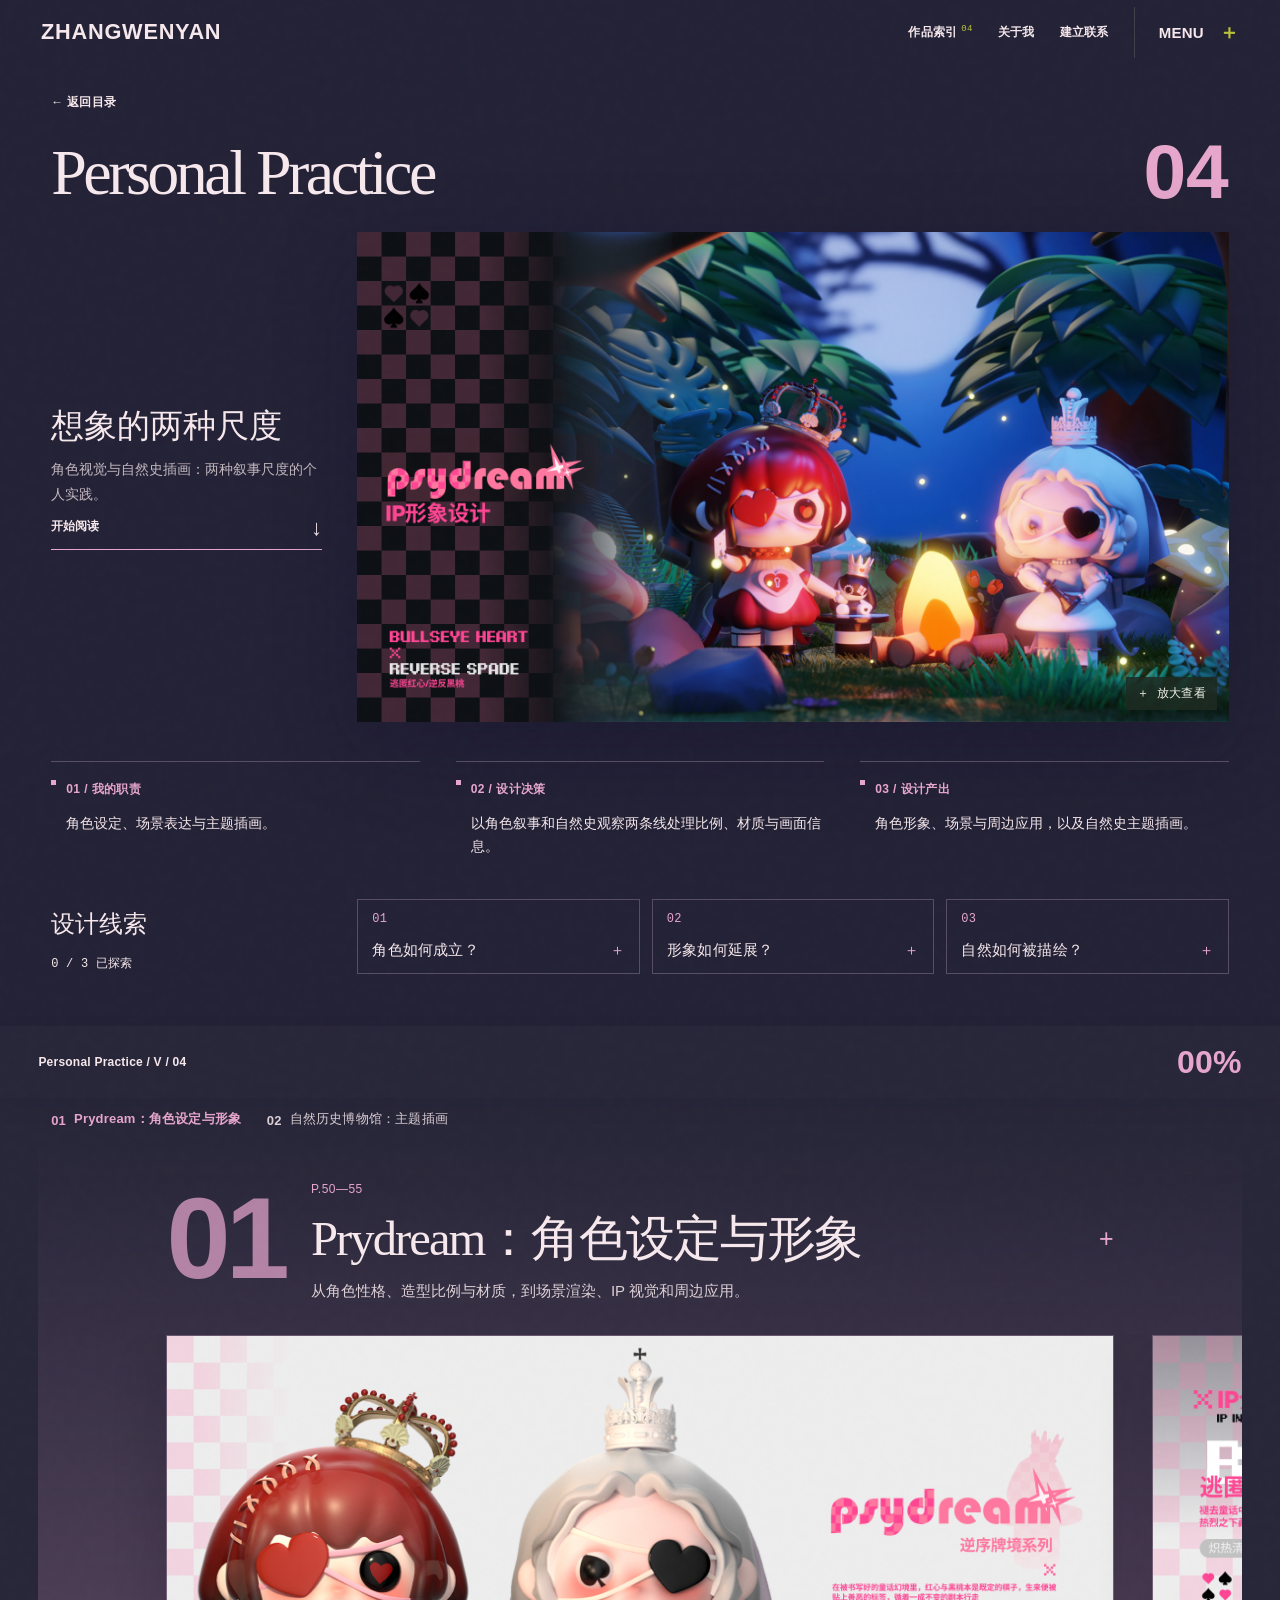
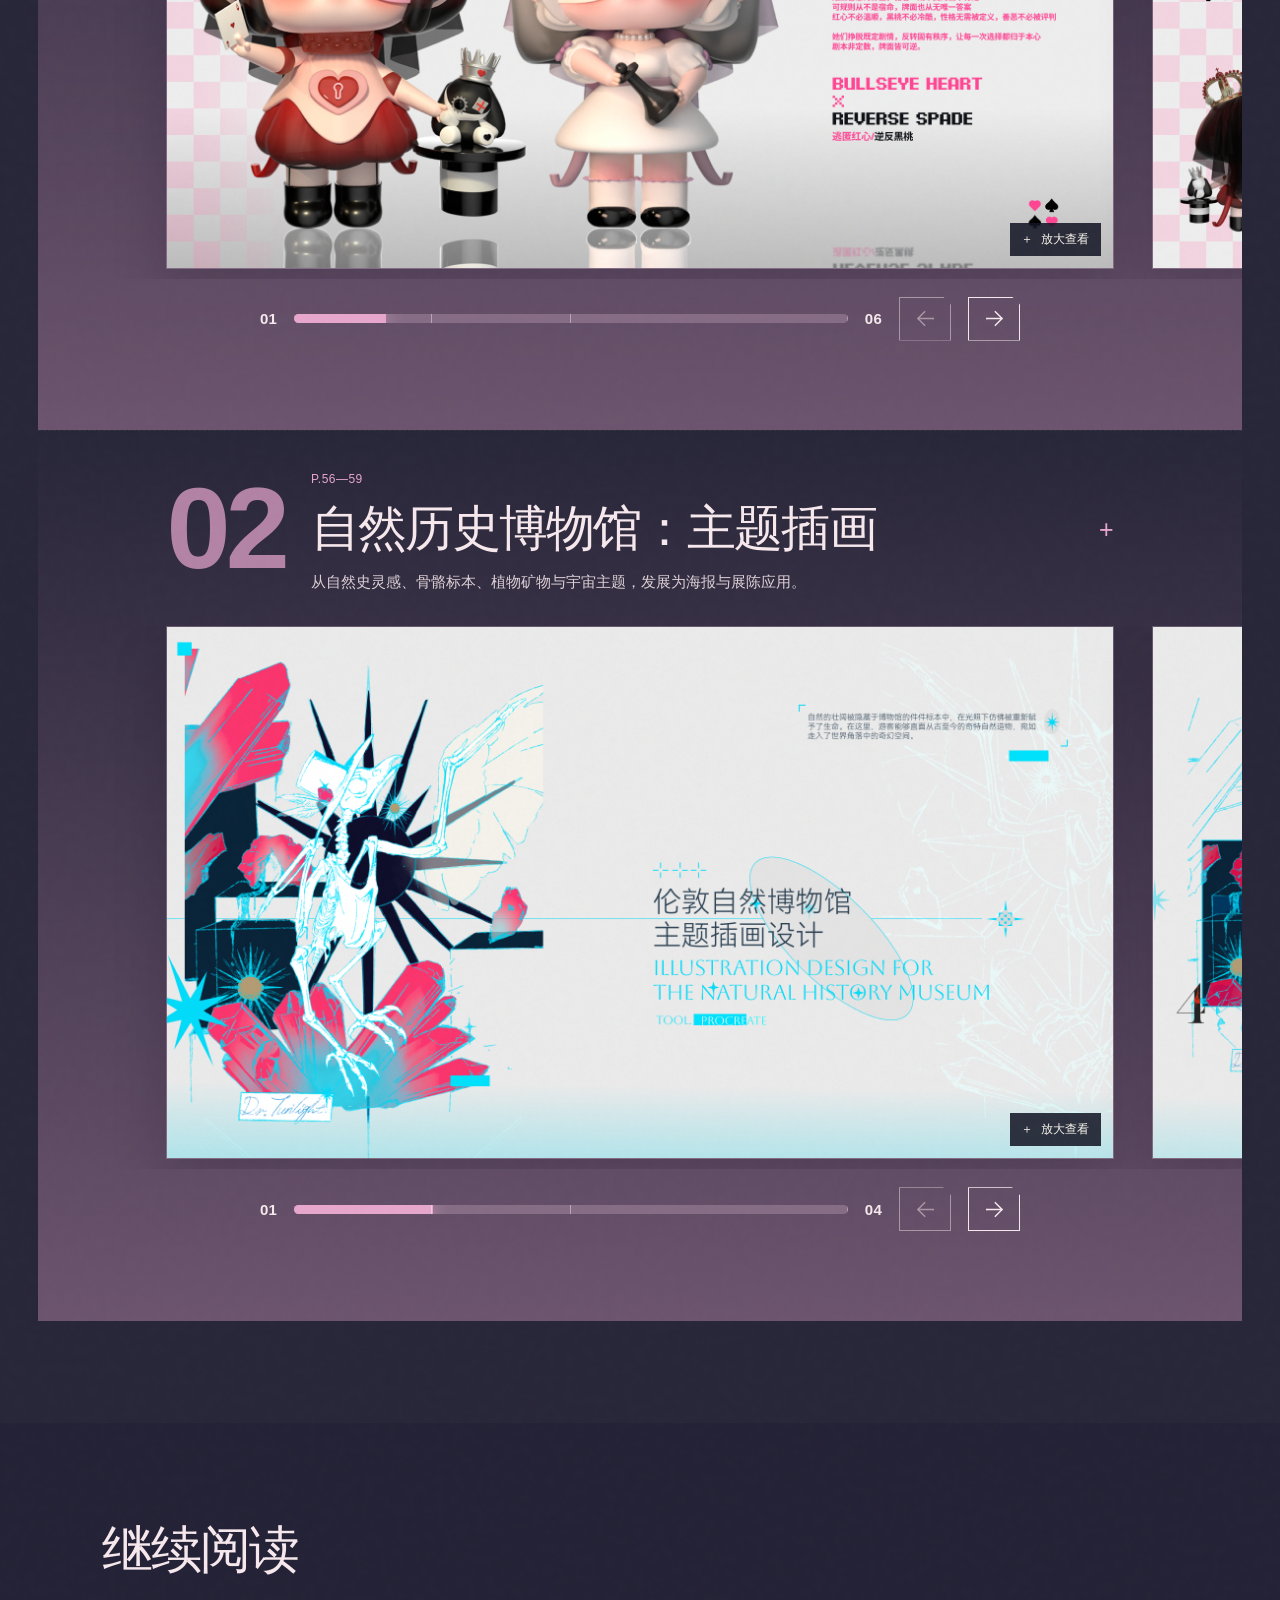
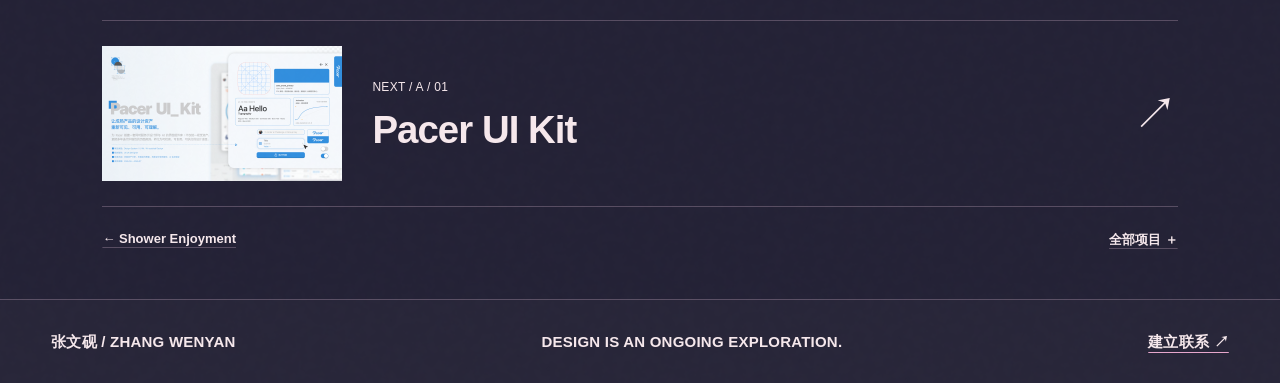
<file: projects/practice.html>
<!doctype html><html lang="zh-CN"><head><meta charset="utf-8"><meta name="viewport" content="width=device-width,initial-scale=1"><meta name="theme-color" content="#171336"><meta name="description" content="张文砚的个人设计作品集，包含 Pacer UI Kit、开化寻踪、Shower Enjoyment 和个人视觉实践。"><title>Personal Practice — 张文砚</title><link rel="icon" href="../assets/mark.svg" type="image/svg+xml"><link rel="stylesheet" href="../archive.css?v=19"><link rel="stylesheet" href="../archive-v3.css?v=19"><link rel="stylesheet" href="../archive-v4.css?v=19"><link rel="stylesheet" href="../archive-v7.css?v=19"><link rel="stylesheet" href="../archive-v8.css?v=19"><link rel="stylesheet" href="../archive-v9.css?v=19"><script src="../archive.js?v=19" defer></script></head><body class="project-page" data-project="practice" data-base="../"><a class="skip-link" href="#main">跳到主要内容</a><header class="site-header"><div class="header-left"><a class="brand" href="../home.html" aria-label="ZHANGWENYAN，返回作品目录"><span>ZHANGWENYAN</span></a></div>
      <span class="header-status">PORTFOLIO / 2026</span>
      <nav aria-label="主导航"><a href="../home.html" >作品索引 <sup>04</sup></a><a href="../profile.html" >关于我</a><a href="../contact.html" >建立联系</a><button class="menu-trigger" aria-label="打开全站导航" aria-expanded="false" aria-controls="site-menu">MENU <span>＋</span></button></nav></header><main id="main"><section class="project-intro" style="--file-color:#c8b7cd"><div class="project-heading"><a href="../home.html#file-practice" class="back-link">← 返回目录</a><div class="project-title-row"><div><h1>Personal Practice</h1></div><span class="project-serial">04</span></div></div><div class="project-hero-grid"><div class="project-brief"><h2>想象的两种尺度</h2><p>角色视觉与自然史插画：两种叙事尺度的个人实践。</p><a class="begin-reading" href="#chapter-0">开始阅读 <span>↓</span></a></div><div class="project-cover" style="view-transition-name:cover-practice"><figure class="plate cover-plate" data-reveal data-depth="6">
      <a class="image-open" href="../assets/source-png/slide-49.png" data-page="49" data-title="项目封面" aria-label="放大查看：项目封面，第 49 页">
      <img src="../assets/source-png/slide-49.png" width="1920" height="1080" alt="作品集第 49 页" loading="eager" decoding="async"><span class="inspect">＋ 放大查看</span></a>
      <figcaption><span>FIG. 49 / 项目封面</span><span>原始档案 · 49</span></figcaption></figure></div></div><section class="project-summary" aria-label="项目导读：职责、决策与产出"><div class="project-summary-item"><span>01 / 我的职责</span><p>角色设定、场景表达与主题插画。</p></div><div class="project-summary-item"><span>02 / 设计决策</span><p>以角色叙事和自然史观察两条线处理比例、材质与画面信息。</p></div><div class="project-summary-item"><span>03 / 设计产出</span><p>角色形象、场景与周边应用，以及自然史主题插画。</p></div></section><div class="clue-desk"><div class="clue-label"><h3>设计线索</h3><small id="clue-progress">0 / 3 已探索</small></div><div class="clue-actions"><button data-clue="0" aria-expanded="false" aria-controls="clue-panel"><small>01</small>角色如何成立？<span>＋</span></button><button data-clue="1" aria-expanded="false" aria-controls="clue-panel"><small>02</small>形象如何延展？<span>＋</span></button><button data-clue="2" aria-expanded="false" aria-controls="clue-panel"><small>03</small>自然如何被描绘？<span>＋</span></button></div><div id="clue-panel" class="clue-panel" hidden><p></p><a href="#chapter-0">定位证据 ↗</a></div></div></section><div class="reading-area"><div class="reading-top mono"><span>Personal Practice / V / 04</span><span class="reading-percent">00%</span></div><div class="reading-layout"><aside class="chapter-nav"><nav aria-label="项目章节"><a href="#chapter-0" data-chapter-link="0"><small>01</small><span>Prydream：角色设定与形象</span><i></i></a><a href="#chapter-1" data-chapter-link="1"><small>02</small><span>自然历史博物馆：主题插画</span><i></i></a></nav></aside><article class="project-article"><section class="chapter" id="chapter-0" data-chapter="0"><header class="chapter-title" data-reveal><span class="chapter-number">01</span><div><p class="mono">P.50—55</p><h2>Prydream：角色设定与形象</h2><p>从角色性格、造型比例与材质，到场景渲染、IP 视觉和周边应用。</p></div><span class="chapter-cross" aria-hidden="true">+</span></header><div class="image-sequence" tabindex="0" aria-label="Prydream：角色设定与形象：左右滚动或使用下方按钮翻页"><figure class="plate frame-0" data-reveal data-depth="9">
      <a class="image-open" href="../assets/source-png/slide-50.png" data-page="50" data-title="Prydream：角色设定与形象" aria-label="放大查看：Prydream：角色设定与形象，第 50 页">
      <img src="../assets/source-png/slide-50.png" width="1920" height="1080" alt="作品集第 50 页" loading="lazy" decoding="async"><span class="inspect">＋ 放大查看</span></a>
      <figcaption><span>FIG. 50 / Prydream：角色设定与形象</span><span>原始档案 · 50</span></figcaption></figure><figure class="plate frame-1" data-reveal data-depth="3">
      <a class="image-open" href="../assets/source-png/slide-51.png" data-page="51" data-title="Prydream：角色设定与形象" aria-label="放大查看：Prydream：角色设定与形象，第 51 页">
      <img src="../assets/source-png/slide-51.png" width="1920" height="1080" alt="作品集第 51 页" loading="lazy" decoding="async"><span class="inspect">＋ 放大查看</span></a>
      <figcaption><span>FIG. 51 / Prydream：角色设定与形象</span><span>原始档案 · 51</span></figcaption></figure><figure class="plate frame-2" data-reveal data-depth="6">
      <a class="image-open" href="../assets/source-png/slide-52.png" data-page="52" data-title="Prydream：角色设定与形象" aria-label="放大查看：Prydream：角色设定与形象，第 52 页">
      <img src="../assets/source-png/slide-52.png" width="1920" height="1080" alt="作品集第 52 页" loading="lazy" decoding="async"><span class="inspect">＋ 放大查看</span></a>
      <figcaption><span>FIG. 52 / Prydream：角色设定与形象</span><span>原始档案 · 52</span></figcaption></figure><figure class="plate frame-3" data-reveal data-depth="9">
      <a class="image-open" href="../assets/source-png/slide-53.png" data-page="53" data-title="Prydream：角色设定与形象" aria-label="放大查看：Prydream：角色设定与形象，第 53 页">
      <img src="../assets/source-png/slide-53.png" width="1920" height="1080" alt="作品集第 53 页" loading="lazy" decoding="async"><span class="inspect">＋ 放大查看</span></a>
      <figcaption><span>FIG. 53 / Prydream：角色设定与形象</span><span>原始档案 · 53</span></figcaption></figure><figure class="plate frame-4" data-reveal data-depth="3">
      <a class="image-open" href="../assets/source-png/slide-54.png" data-page="54" data-title="Prydream：角色设定与形象" aria-label="放大查看：Prydream：角色设定与形象，第 54 页">
      <img src="../assets/source-png/slide-54.png" width="1920" height="1080" alt="作品集第 54 页" loading="lazy" decoding="async"><span class="inspect">＋ 放大查看</span></a>
      <figcaption><span>FIG. 54 / Prydream：角色设定与形象</span><span>原始档案 · 54</span></figcaption></figure><figure class="plate frame-5" data-reveal data-depth="6">
      <a class="image-open" href="../assets/source-png/slide-55.png" data-page="55" data-title="Prydream：角色设定与形象" aria-label="放大查看：Prydream：角色设定与形象，第 55 页">
      <img src="../assets/source-png/slide-55.png" width="1920" height="1080" alt="作品集第 55 页" loading="lazy" decoding="async"><span class="inspect">＋ 放大查看</span></a>
      <figcaption><span>FIG. 55 / Prydream：角色设定与形象</span><span>原始档案 · 55</span></figcaption></figure></div><div class="slide-controls"><span class="slide-current">01</span><span class="slide-track"><i></i></span><span class="slide-total">06</span><button data-slide-prev aria-label="上一页"><svg viewBox="0 0 32 32" aria-hidden="true"><path d="M25 16H7m0 0 8-8m-8 8 8 8"/><circle cx="25" cy="16" r="1"/></svg></button><button data-slide-next aria-label="下一页"><svg viewBox="0 0 32 32" aria-hidden="true"><path d="M7 16h18m0 0-8-8m8 8-8 8"/><circle cx="7" cy="16" r="1"/></svg></button></div></section><section class="chapter" id="chapter-1" data-chapter="1"><header class="chapter-title" data-reveal><span class="chapter-number">02</span><div><p class="mono">P.56—59</p><h2>自然历史博物馆：主题插画</h2><p>从自然史灵感、骨骼标本、植物矿物与宇宙主题，发展为海报与展陈应用。</p></div><span class="chapter-cross" aria-hidden="true">+</span></header><div class="image-sequence" tabindex="0" aria-label="自然历史博物馆：主题插画：左右滚动或使用下方按钮翻页"><figure class="plate frame-0" data-reveal data-depth="9">
      <a class="image-open" href="../assets/source-png/slide-56.png" data-page="56" data-title="自然历史博物馆：主题插画" aria-label="放大查看：自然历史博物馆：主题插画，第 56 页">
      <img src="../assets/source-png/slide-56.png" width="1920" height="1080" alt="作品集第 56 页" loading="lazy" decoding="async"><span class="inspect">＋ 放大查看</span></a>
      <figcaption><span>FIG. 56 / 自然历史博物馆：主题插画</span><span>原始档案 · 56</span></figcaption></figure><figure class="plate frame-1" data-reveal data-depth="3">
      <a class="image-open" href="../assets/source-png/slide-57.png" data-page="57" data-title="自然历史博物馆：主题插画" aria-label="放大查看：自然历史博物馆：主题插画，第 57 页">
      <img src="../assets/source-png/slide-57.png" width="1920" height="1080" alt="作品集第 57 页" loading="lazy" decoding="async"><span class="inspect">＋ 放大查看</span></a>
      <figcaption><span>FIG. 57 / 自然历史博物馆：主题插画</span><span>原始档案 · 57</span></figcaption></figure><figure class="plate frame-2" data-reveal data-depth="6">
      <a class="image-open" href="../assets/source-png/slide-58.png" data-page="58" data-title="自然历史博物馆：主题插画" aria-label="放大查看：自然历史博物馆：主题插画，第 58 页">
      <img src="../assets/source-png/slide-58.png" width="1920" height="1080" alt="作品集第 58 页" loading="lazy" decoding="async"><span class="inspect">＋ 放大查看</span></a>
      <figcaption><span>FIG. 58 / 自然历史博物馆：主题插画</span><span>原始档案 · 58</span></figcaption></figure><figure class="plate frame-3" data-reveal data-depth="9">
      <a class="image-open" href="../assets/source-png/slide-59.png" data-page="59" data-title="自然历史博物馆：主题插画" aria-label="放大查看：自然历史博物馆：主题插画，第 59 页">
      <img src="../assets/source-png/slide-59.png" width="1920" height="1080" alt="作品集第 59 页" loading="lazy" decoding="async"><span class="inspect">＋ 放大查看</span></a>
      <figcaption><span>FIG. 59 / 自然历史博物馆：主题插画</span><span>原始档案 · 59</span></figcaption></figure></div><div class="slide-controls"><span class="slide-current">01</span><span class="slide-track"><i></i></span><span class="slide-total">04</span><button data-slide-prev aria-label="上一页"><svg viewBox="0 0 32 32" aria-hidden="true"><path d="M25 16H7m0 0 8-8m-8 8 8 8"/><circle cx="25" cy="16" r="1"/></svg></button><button data-slide-next aria-label="下一页"><svg viewBox="0 0 32 32" aria-hidden="true"><path d="M7 16h18m0 0-8-8m8 8-8 8"/><circle cx="7" cy="16" r="1"/></svg></button></div></section></article></div></div><section class="end-record"><h2>继续阅读</h2><a class="next-project" href="pacer.html"><span class="next-art"><img src="../assets/source-png/slide-04.png" width="1920" height="1080" alt="作品集第 04 页" loading="lazy"></span><span><small class="mono">NEXT / A / 01</small><strong>Pacer UI Kit</strong></span><b>↗</b></a><div class="end-links"><a href="shower.html">← Shower Enjoyment</a><a href="../home.html#file-practice">全部项目 ＋</a></div></section></main><footer class="site-footer"><span>张文砚 / ZHANG WENYAN</span><span>DESIGN IS AN ONGOING EXPLORATION.</span><a href="../contact.html">建立联系 ↗</a></footer><dialog id="site-menu" class="menu-dialog"><div class="menu-top"><span class="mono">NAVIGATION / 档案导航</span><button data-close="site-menu" aria-label="关闭导航">CLOSE ×</button></div><div class="menu-content"><p class="mono">选择一份记录，<br>继续你的探索。</p><nav aria-label="全部项目"><a class="menu-link menu-link-pacer" href="../projects/pacer.html"><small>A / 01</small><span>Pacer UI Kit</span><b>↗</b></a><a class="menu-link menu-link-kaihua" href="../projects/kaihua.html"><small>A / 02</small><span>开化寻踪</span><b>↗</b></a><a class="menu-link menu-link-shower" href="../projects/shower.html"><small>A / 03</small><span>Shower Enjoyment</span><b>↗</b></a><a class="menu-link menu-link-practice" href="../projects/practice.html"><small>V / 04</small><span>Personal Practice</span><b>↗</b></a><a href="../profile.html"><small>P / 02</small><span>人员档案</span><b>↗</b></a></nav></div><div class="menu-bottom mono">ZHANG WENYAN <button class="motion-toggle">动态效果：开启</button></div></dialog>
      <dialog id="viewer" aria-label="作品原图查看器"><div class="viewer-bar"><span id="viewer-caption" class="mono"></span><div><button id="zoom-toggle" aria-pressed="false">原尺寸</button><button data-close="viewer" aria-label="关闭原图">关闭 ×</button></div></div><div class="viewer-stage"><img id="viewer-image" alt="作品原图"></div><div class="viewer-bottom"><button id="image-prev" aria-label="上一张">← 上一张</button><span class="mono">← → 切换 / ESC 关闭</span><button id="image-next" aria-label="下一张">下一张 →</button></div></dialog><script type="application/json" id="clue-data">[["角色如何成立？", "在角色设定、比例和材质之间，寻找形象与性格的联系。", 0], ["形象如何延展？", "从角色场景与周边应用，观察同一个视觉设定如何进入不同媒介。", 0], ["自然如何被描绘？", "在自然史主题插画中，观察标本、植物与宇宙线索的视觉组织。", 1]]</script></body></html>
</file>
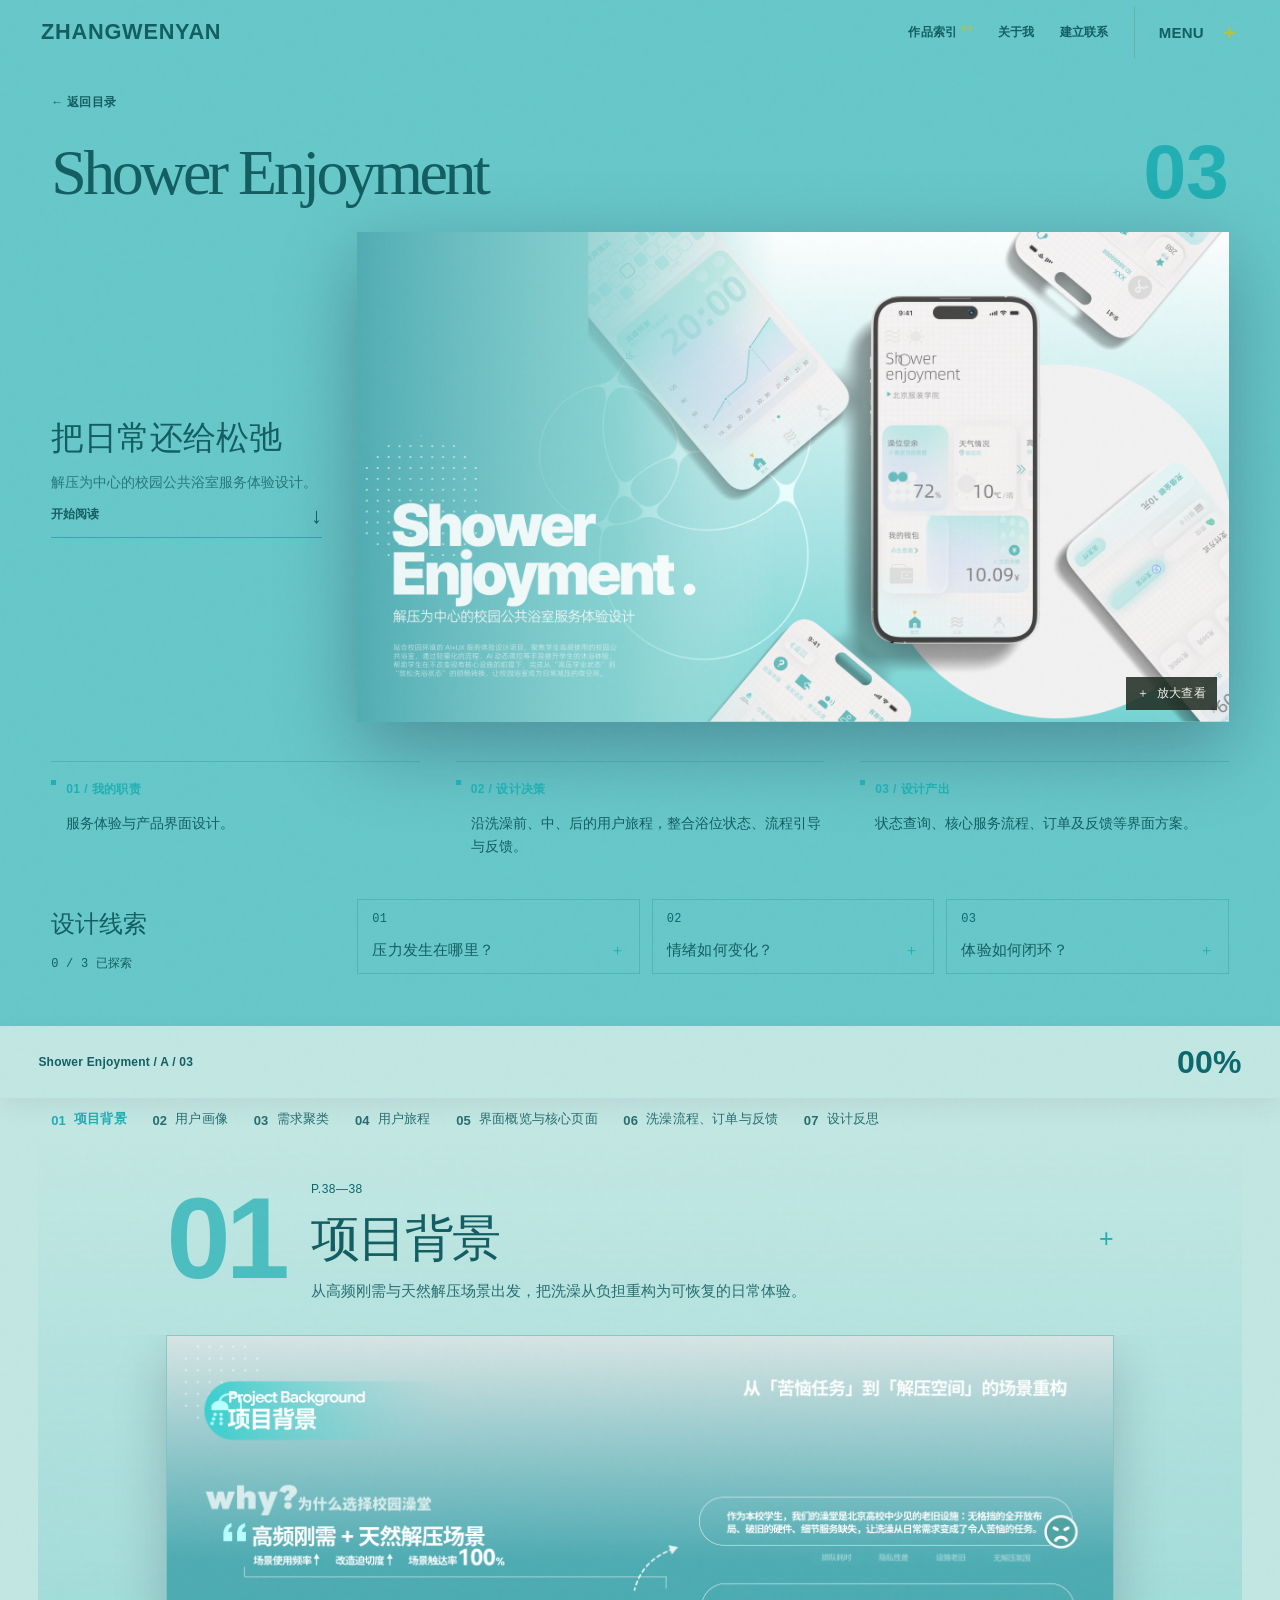
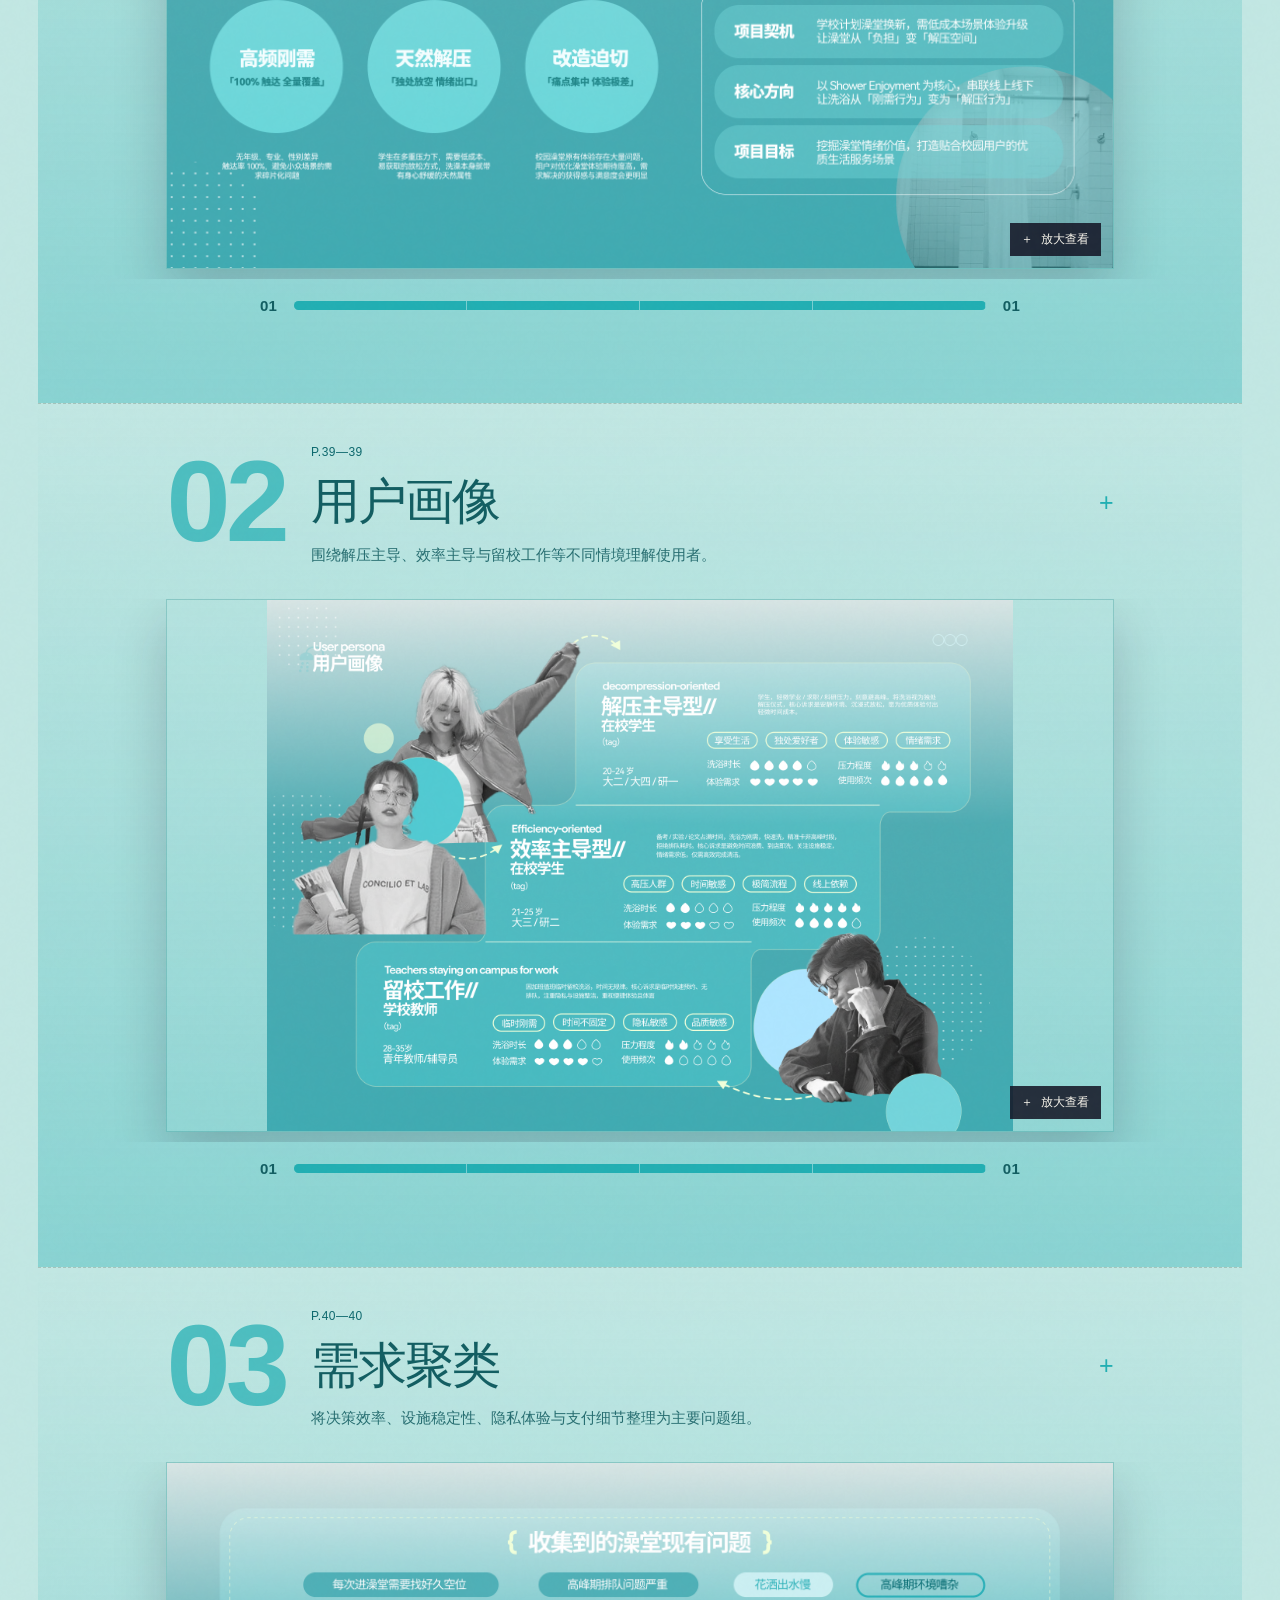
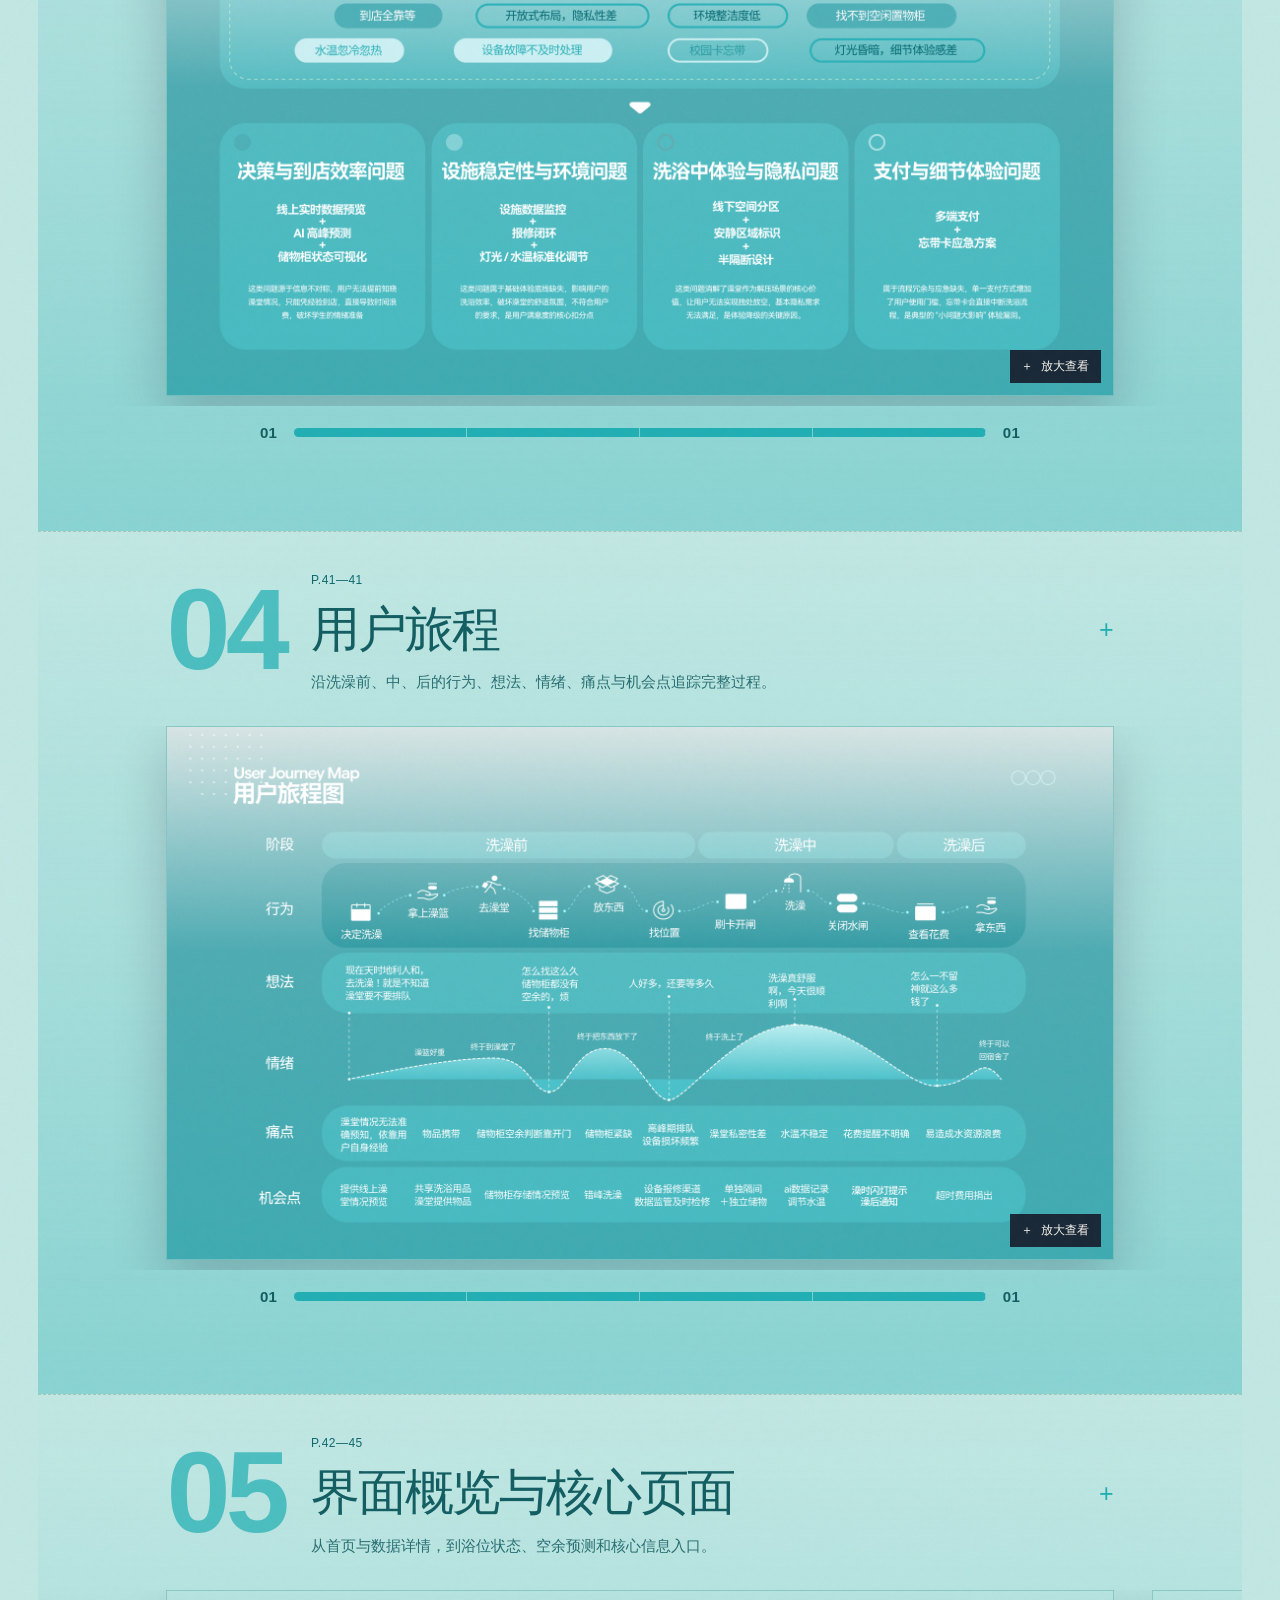
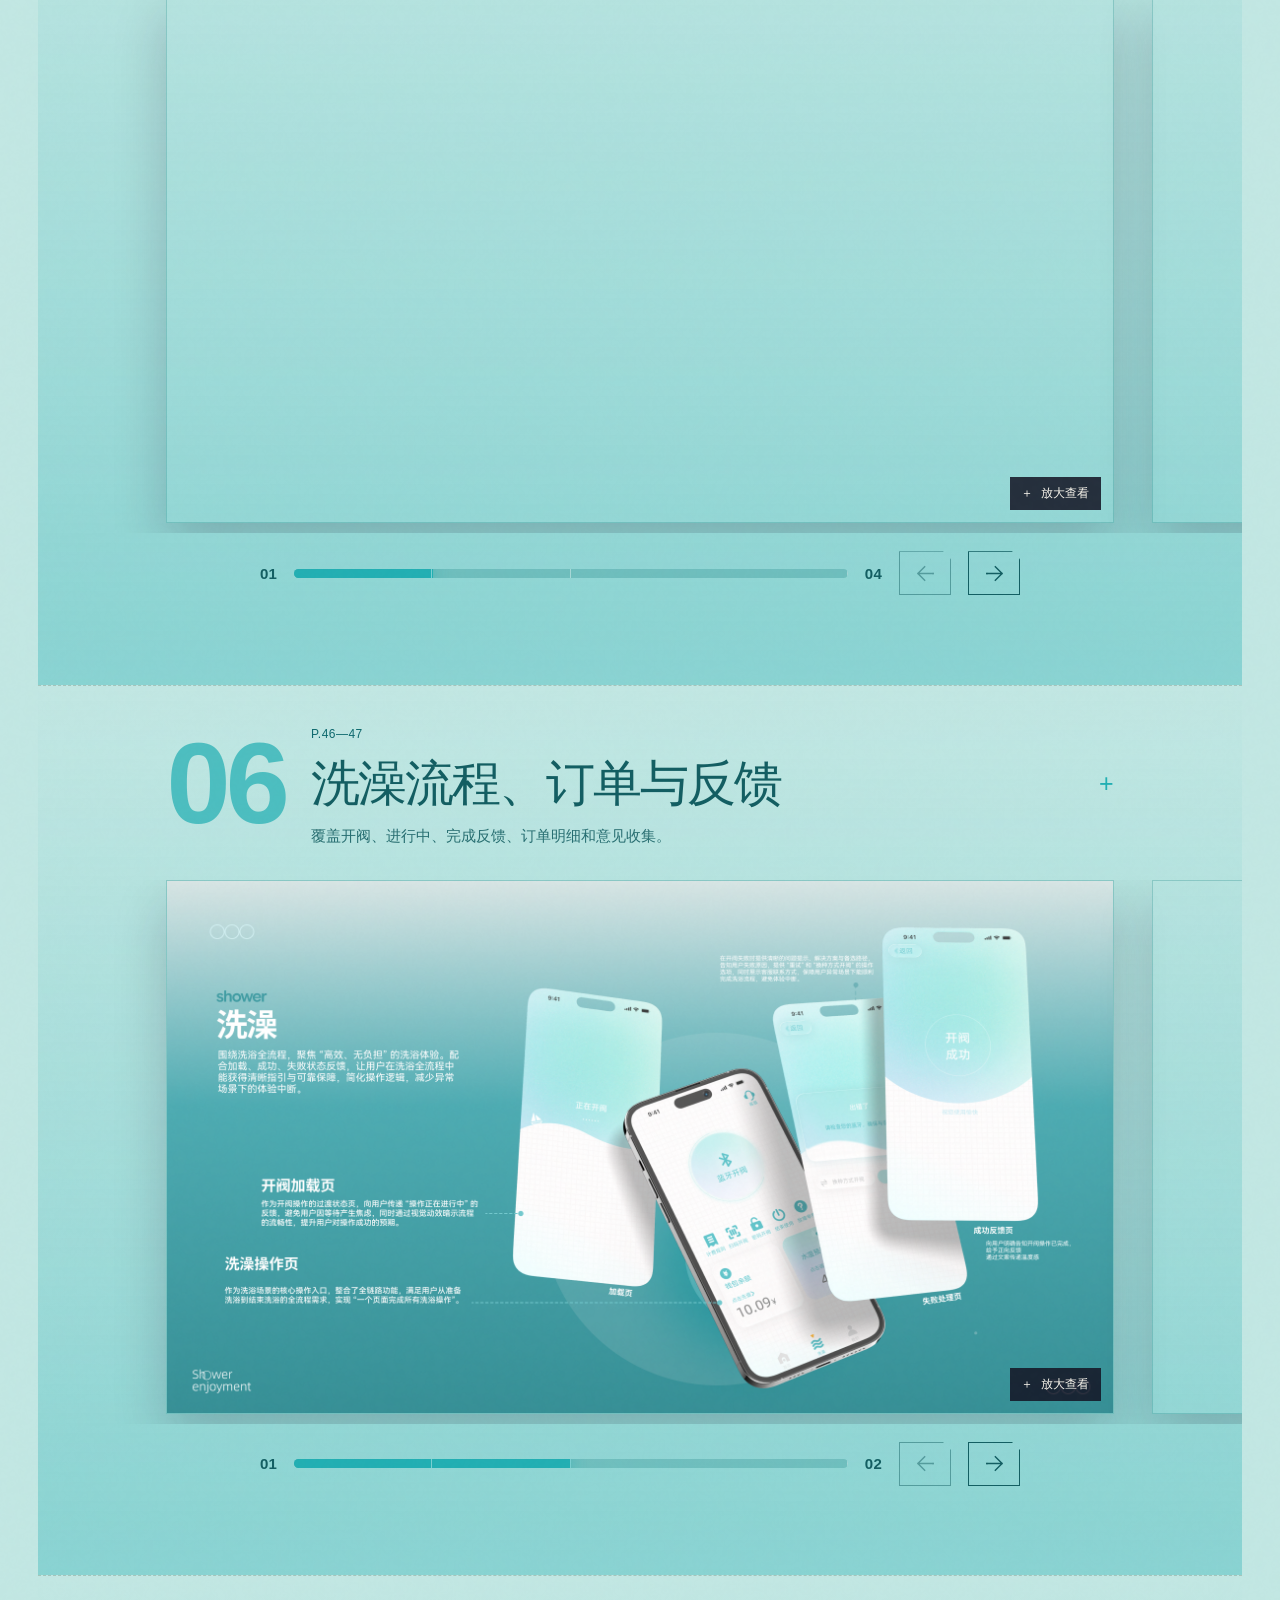
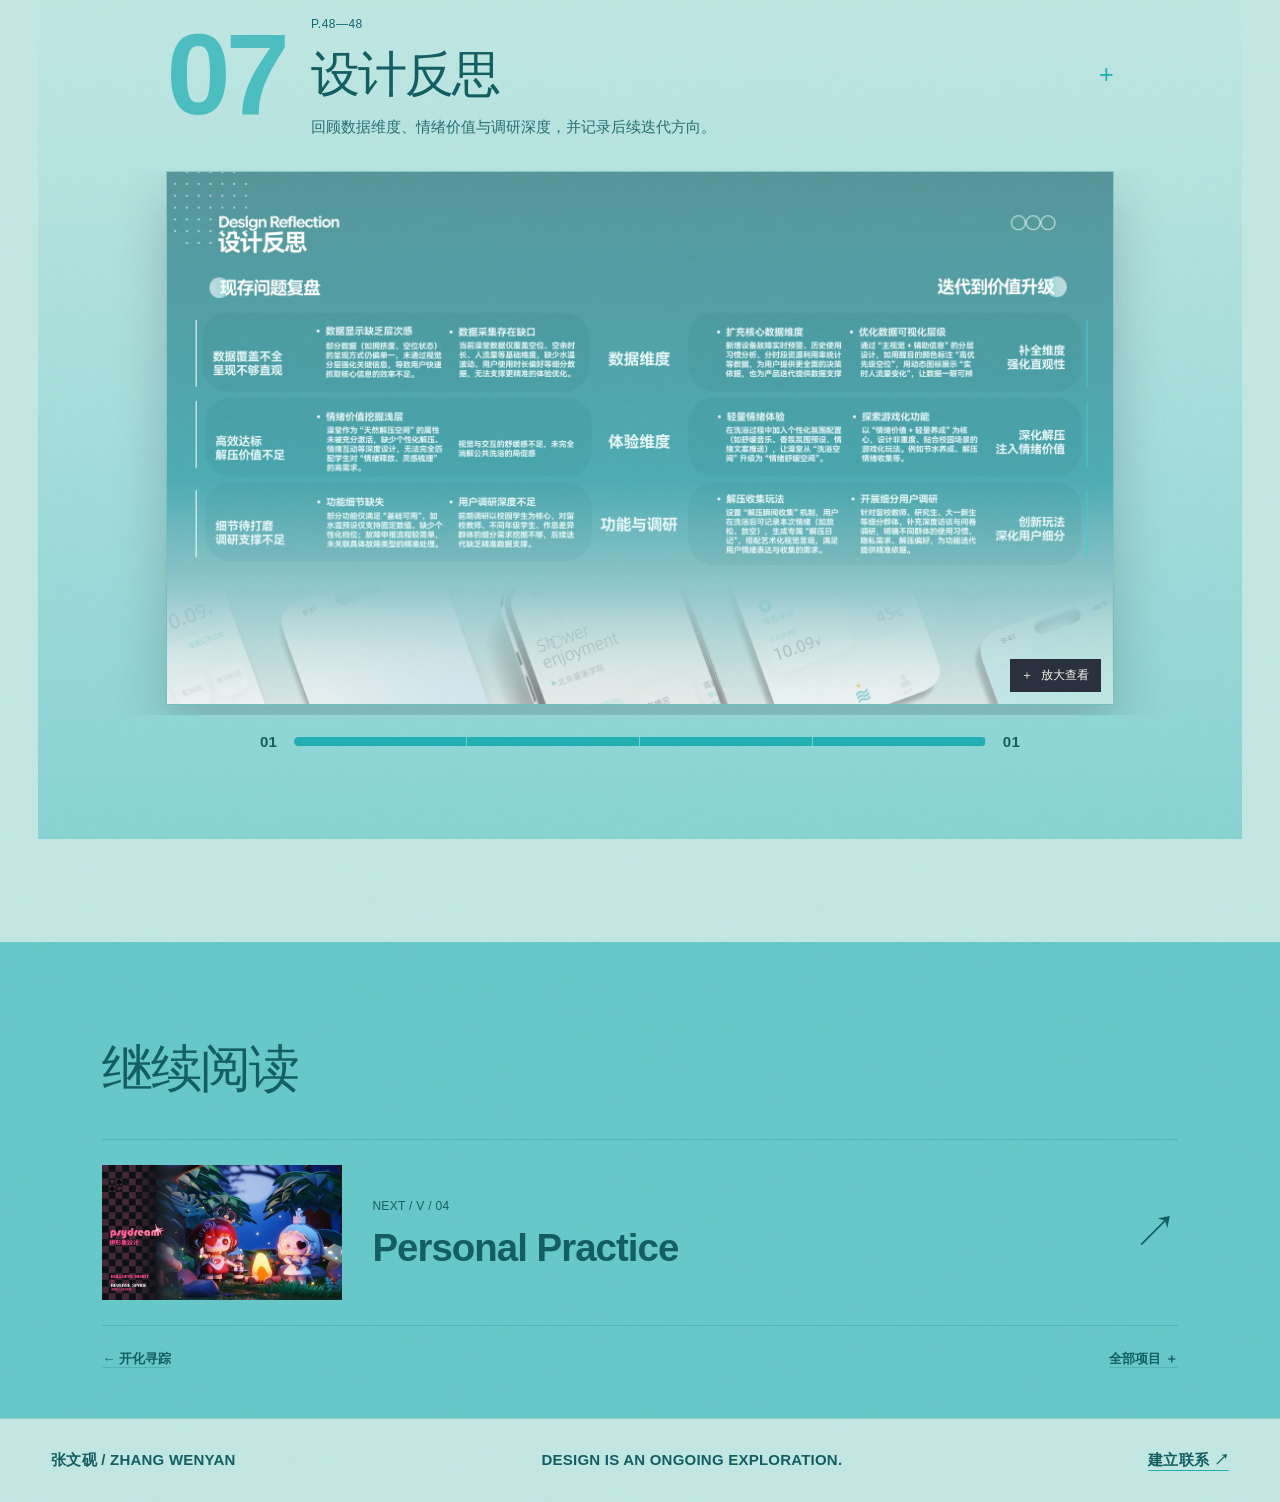
<file: projects/shower.html>
<!doctype html><html lang="zh-CN"><head><meta charset="utf-8"><meta name="viewport" content="width=device-width,initial-scale=1"><meta name="theme-color" content="#171336"><meta name="description" content="张文砚的个人设计作品集，包含 Pacer UI Kit、开化寻踪、Shower Enjoyment 和个人视觉实践。"><title>Shower Enjoyment — 张文砚</title><link rel="icon" href="../assets/mark.svg" type="image/svg+xml"><link rel="stylesheet" href="../archive.css?v=19"><link rel="stylesheet" href="../archive-v3.css?v=19"><link rel="stylesheet" href="../archive-v4.css?v=19"><link rel="stylesheet" href="../archive-v7.css?v=19"><link rel="stylesheet" href="../archive-v8.css?v=19"><link rel="stylesheet" href="../archive-v9.css?v=19"><script src="../archive.js?v=19" defer></script></head><body class="project-page" data-project="shower" data-base="../"><a class="skip-link" href="#main">跳到主要内容</a><header class="site-header"><div class="header-left"><a class="brand" href="../home.html" aria-label="ZHANGWENYAN，返回作品目录"><span>ZHANGWENYAN</span></a></div>
      <span class="header-status">PORTFOLIO / 2026</span>
      <nav aria-label="主导航"><a href="../home.html" >作品索引 <sup>04</sup></a><a href="../profile.html" >关于我</a><a href="../contact.html" >建立联系</a><button class="menu-trigger" aria-label="打开全站导航" aria-expanded="false" aria-controls="site-menu">MENU <span>＋</span></button></nav></header><main id="main"><section class="project-intro" style="--file-color:#a6d0c8"><div class="project-heading"><a href="../home.html#file-shower" class="back-link">← 返回目录</a><div class="project-title-row"><div><h1>Shower Enjoyment</h1></div><span class="project-serial">03</span></div></div><div class="project-hero-grid"><div class="project-brief"><h2>把日常还给松弛</h2><p>解压为中心的校园公共浴室服务体验设计。</p><a class="begin-reading" href="#chapter-0">开始阅读 <span>↓</span></a></div><div class="project-cover" style="view-transition-name:cover-shower"><figure class="plate cover-plate" data-reveal data-depth="6">
      <a class="image-open" href="../assets/source-png/slide-37.png" data-page="37" data-title="项目封面" aria-label="放大查看：项目封面，第 37 页">
      <img src="../assets/source-png/slide-37.png" width="1920" height="1080" alt="作品集第 37 页" loading="eager" decoding="async"><span class="inspect">＋ 放大查看</span></a>
      <figcaption><span>FIG. 37 / 项目封面</span><span>原始档案 · 37</span></figcaption></figure></div></div><section class="project-summary" aria-label="项目导读：职责、决策与产出"><div class="project-summary-item"><span>01 / 我的职责</span><p>服务体验与产品界面设计。</p></div><div class="project-summary-item"><span>02 / 设计决策</span><p>沿洗澡前、中、后的用户旅程，整合浴位状态、流程引导与反馈。</p></div><div class="project-summary-item"><span>03 / 设计产出</span><p>状态查询、核心服务流程、订单及反馈等界面方案。</p></div></section><div class="clue-desk"><div class="clue-label"><h3>设计线索</h3><small id="clue-progress">0 / 3 已探索</small></div><div class="clue-actions"><button data-clue="0" aria-expanded="false" aria-controls="clue-panel"><small>01</small>压力发生在哪里？<span>＋</span></button><button data-clue="1" aria-expanded="false" aria-controls="clue-panel"><small>02</small>情绪如何变化？<span>＋</span></button><button data-clue="2" aria-expanded="false" aria-controls="clue-panel"><small>03</small>体验如何闭环？<span>＋</span></button></div><div id="clue-panel" class="clue-panel" hidden><p></p><a href="#chapter-0">定位证据 ↗</a></div></div></section><div class="reading-area"><div class="reading-top mono"><span>Shower Enjoyment / A / 03</span><span class="reading-percent">00%</span></div><div class="reading-layout"><aside class="chapter-nav"><nav aria-label="项目章节"><a href="#chapter-0" data-chapter-link="0"><small>01</small><span>项目背景</span><i></i></a><a href="#chapter-1" data-chapter-link="1"><small>02</small><span>用户画像</span><i></i></a><a href="#chapter-2" data-chapter-link="2"><small>03</small><span>需求聚类</span><i></i></a><a href="#chapter-3" data-chapter-link="3"><small>04</small><span>用户旅程</span><i></i></a><a href="#chapter-4" data-chapter-link="4"><small>05</small><span>界面概览与核心页面</span><i></i></a><a href="#chapter-5" data-chapter-link="5"><small>06</small><span>洗澡流程、订单与反馈</span><i></i></a><a href="#chapter-6" data-chapter-link="6"><small>07</small><span>设计反思</span><i></i></a></nav></aside><article class="project-article"><section class="chapter" id="chapter-0" data-chapter="0"><header class="chapter-title" data-reveal><span class="chapter-number">01</span><div><p class="mono">P.38—38</p><h2>项目背景</h2><p>从高频刚需与天然解压场景出发，把洗澡从负担重构为可恢复的日常体验。</p></div><span class="chapter-cross" aria-hidden="true">+</span></header><div class="image-sequence" tabindex="0" aria-label="项目背景：左右滚动或使用下方按钮翻页"><figure class="plate frame-0" data-reveal data-depth="9">
      <a class="image-open" href="../assets/source-png/slide-38.png" data-page="38" data-title="项目背景" aria-label="放大查看：项目背景，第 38 页">
      <img src="../assets/source-png/slide-38.png" width="1920" height="1080" alt="作品集第 38 页" loading="lazy" decoding="async"><span class="inspect">＋ 放大查看</span></a>
      <figcaption><span>FIG. 38 / 项目背景</span><span>原始档案 · 38</span></figcaption></figure></div><div class="slide-controls"><span class="slide-current">01</span><span class="slide-track"><i></i></span><span class="slide-total">01</span><button data-slide-prev aria-label="上一页"><svg viewBox="0 0 32 32" aria-hidden="true"><path d="M25 16H7m0 0 8-8m-8 8 8 8"/><circle cx="25" cy="16" r="1"/></svg></button><button data-slide-next aria-label="下一页"><svg viewBox="0 0 32 32" aria-hidden="true"><path d="M7 16h18m0 0-8-8m8 8-8 8"/><circle cx="7" cy="16" r="1"/></svg></button></div></section><section class="chapter" id="chapter-1" data-chapter="1"><header class="chapter-title" data-reveal><span class="chapter-number">02</span><div><p class="mono">P.39—39</p><h2>用户画像</h2><p>围绕解压主导、效率主导与留校工作等不同情境理解使用者。</p></div><span class="chapter-cross" aria-hidden="true">+</span></header><div class="image-sequence" tabindex="0" aria-label="用户画像：左右滚动或使用下方按钮翻页"><figure class="plate frame-0" data-reveal data-depth="3">
      <a class="image-open" href="../assets/source-png/slide-39.png" data-page="39" data-title="用户画像" aria-label="放大查看：用户画像，第 39 页">
      <img src="../assets/source-png/slide-39.png" width="1920" height="1080" alt="作品集第 39 页" loading="lazy" decoding="async"><span class="inspect">＋ 放大查看</span></a>
      <figcaption><span>FIG. 39 / 用户画像</span><span>原始档案 · 39</span></figcaption></figure></div><div class="slide-controls"><span class="slide-current">01</span><span class="slide-track"><i></i></span><span class="slide-total">01</span><button data-slide-prev aria-label="上一页"><svg viewBox="0 0 32 32" aria-hidden="true"><path d="M25 16H7m0 0 8-8m-8 8 8 8"/><circle cx="25" cy="16" r="1"/></svg></button><button data-slide-next aria-label="下一页"><svg viewBox="0 0 32 32" aria-hidden="true"><path d="M7 16h18m0 0-8-8m8 8-8 8"/><circle cx="7" cy="16" r="1"/></svg></button></div></section><section class="chapter" id="chapter-2" data-chapter="2"><header class="chapter-title" data-reveal><span class="chapter-number">03</span><div><p class="mono">P.40—40</p><h2>需求聚类</h2><p>将决策效率、设施稳定性、隐私体验与支付细节整理为主要问题组。</p></div><span class="chapter-cross" aria-hidden="true">+</span></header><div class="image-sequence" tabindex="0" aria-label="需求聚类：左右滚动或使用下方按钮翻页"><figure class="plate frame-0" data-reveal data-depth="6">
      <a class="image-open" href="../assets/source-png/slide-40.png" data-page="40" data-title="需求聚类" aria-label="放大查看：需求聚类，第 40 页">
      <img src="../assets/source-png/slide-40.png" width="1920" height="1080" alt="作品集第 40 页" loading="lazy" decoding="async"><span class="inspect">＋ 放大查看</span></a>
      <figcaption><span>FIG. 40 / 需求聚类</span><span>原始档案 · 40</span></figcaption></figure></div><div class="slide-controls"><span class="slide-current">01</span><span class="slide-track"><i></i></span><span class="slide-total">01</span><button data-slide-prev aria-label="上一页"><svg viewBox="0 0 32 32" aria-hidden="true"><path d="M25 16H7m0 0 8-8m-8 8 8 8"/><circle cx="25" cy="16" r="1"/></svg></button><button data-slide-next aria-label="下一页"><svg viewBox="0 0 32 32" aria-hidden="true"><path d="M7 16h18m0 0-8-8m8 8-8 8"/><circle cx="7" cy="16" r="1"/></svg></button></div></section><section class="chapter" id="chapter-3" data-chapter="3"><header class="chapter-title" data-reveal><span class="chapter-number">04</span><div><p class="mono">P.41—41</p><h2>用户旅程</h2><p>沿洗澡前、中、后的行为、想法、情绪、痛点与机会点追踪完整过程。</p></div><span class="chapter-cross" aria-hidden="true">+</span></header><div class="image-sequence" tabindex="0" aria-label="用户旅程：左右滚动或使用下方按钮翻页"><figure class="plate frame-0" data-reveal data-depth="9">
      <a class="image-open" href="../assets/source-png/slide-41.png" data-page="41" data-title="用户旅程" aria-label="放大查看：用户旅程，第 41 页">
      <img src="../assets/source-png/slide-41.png" width="1920" height="1080" alt="作品集第 41 页" loading="lazy" decoding="async"><span class="inspect">＋ 放大查看</span></a>
      <figcaption><span>FIG. 41 / 用户旅程</span><span>原始档案 · 41</span></figcaption></figure></div><div class="slide-controls"><span class="slide-current">01</span><span class="slide-track"><i></i></span><span class="slide-total">01</span><button data-slide-prev aria-label="上一页"><svg viewBox="0 0 32 32" aria-hidden="true"><path d="M25 16H7m0 0 8-8m-8 8 8 8"/><circle cx="25" cy="16" r="1"/></svg></button><button data-slide-next aria-label="下一页"><svg viewBox="0 0 32 32" aria-hidden="true"><path d="M7 16h18m0 0-8-8m8 8-8 8"/><circle cx="7" cy="16" r="1"/></svg></button></div></section><section class="chapter" id="chapter-4" data-chapter="4"><header class="chapter-title" data-reveal><span class="chapter-number">05</span><div><p class="mono">P.42—45</p><h2>界面概览与核心页面</h2><p>从首页与数据详情，到浴位状态、空余预测和核心信息入口。</p></div><span class="chapter-cross" aria-hidden="true">+</span></header><div class="image-sequence" tabindex="0" aria-label="界面概览与核心页面：左右滚动或使用下方按钮翻页"><figure class="plate frame-0" data-reveal data-depth="3">
      <a class="image-open" href="../assets/source-png/slide-42.png" data-page="42" data-title="界面概览与核心页面" aria-label="放大查看：界面概览与核心页面，第 42 页">
      <img src="../assets/source-png/slide-42.png" width="1920" height="1080" alt="作品集第 42 页" loading="lazy" decoding="async"><span class="inspect">＋ 放大查看</span></a>
      <figcaption><span>FIG. 42 / 界面概览与核心页面</span><span>原始档案 · 42</span></figcaption></figure><figure class="plate frame-1" data-reveal data-depth="6">
      <a class="image-open" href="../assets/source-png/slide-43.png" data-page="43" data-title="界面概览与核心页面" aria-label="放大查看：界面概览与核心页面，第 43 页">
      <img src="../assets/source-png/slide-43.png" width="1920" height="1080" alt="作品集第 43 页" loading="lazy" decoding="async"><span class="inspect">＋ 放大查看</span></a>
      <figcaption><span>FIG. 43 / 界面概览与核心页面</span><span>原始档案 · 43</span></figcaption></figure><figure class="plate frame-2" data-reveal data-depth="9">
      <a class="image-open" href="../assets/source-png/slide-44.png" data-page="44" data-title="界面概览与核心页面" aria-label="放大查看：界面概览与核心页面，第 44 页">
      <img src="../assets/source-png/slide-44.png" width="1920" height="1080" alt="作品集第 44 页" loading="lazy" decoding="async"><span class="inspect">＋ 放大查看</span></a>
      <figcaption><span>FIG. 44 / 界面概览与核心页面</span><span>原始档案 · 44</span></figcaption></figure><figure class="plate frame-3" data-reveal data-depth="3">
      <a class="image-open" href="../assets/source-png/slide-45.png" data-page="45" data-title="界面概览与核心页面" aria-label="放大查看：界面概览与核心页面，第 45 页">
      <img src="../assets/source-png/slide-45.png" width="1920" height="1080" alt="作品集第 45 页" loading="lazy" decoding="async"><span class="inspect">＋ 放大查看</span></a>
      <figcaption><span>FIG. 45 / 界面概览与核心页面</span><span>原始档案 · 45</span></figcaption></figure></div><div class="slide-controls"><span class="slide-current">01</span><span class="slide-track"><i></i></span><span class="slide-total">04</span><button data-slide-prev aria-label="上一页"><svg viewBox="0 0 32 32" aria-hidden="true"><path d="M25 16H7m0 0 8-8m-8 8 8 8"/><circle cx="25" cy="16" r="1"/></svg></button><button data-slide-next aria-label="下一页"><svg viewBox="0 0 32 32" aria-hidden="true"><path d="M7 16h18m0 0-8-8m8 8-8 8"/><circle cx="7" cy="16" r="1"/></svg></button></div></section><section class="chapter" id="chapter-5" data-chapter="5"><header class="chapter-title" data-reveal><span class="chapter-number">06</span><div><p class="mono">P.46—47</p><h2>洗澡流程、订单与反馈</h2><p>覆盖开阀、进行中、完成反馈、订单明细和意见收集。</p></div><span class="chapter-cross" aria-hidden="true">+</span></header><div class="image-sequence" tabindex="0" aria-label="洗澡流程、订单与反馈：左右滚动或使用下方按钮翻页"><figure class="plate frame-0" data-reveal data-depth="6">
      <a class="image-open" href="../assets/source-png/slide-46.png" data-page="46" data-title="洗澡流程、订单与反馈" aria-label="放大查看：洗澡流程、订单与反馈，第 46 页">
      <img src="../assets/source-png/slide-46.png" width="1920" height="1080" alt="作品集第 46 页" loading="lazy" decoding="async"><span class="inspect">＋ 放大查看</span></a>
      <figcaption><span>FIG. 46 / 洗澡流程、订单与反馈</span><span>原始档案 · 46</span></figcaption></figure><figure class="plate frame-1" data-reveal data-depth="9">
      <a class="image-open" href="../assets/source-png/slide-47.png" data-page="47" data-title="洗澡流程、订单与反馈" aria-label="放大查看：洗澡流程、订单与反馈，第 47 页">
      <img src="../assets/source-png/slide-47.png" width="1920" height="1080" alt="作品集第 47 页" loading="lazy" decoding="async"><span class="inspect">＋ 放大查看</span></a>
      <figcaption><span>FIG. 47 / 洗澡流程、订单与反馈</span><span>原始档案 · 47</span></figcaption></figure></div><div class="slide-controls"><span class="slide-current">01</span><span class="slide-track"><i></i></span><span class="slide-total">02</span><button data-slide-prev aria-label="上一页"><svg viewBox="0 0 32 32" aria-hidden="true"><path d="M25 16H7m0 0 8-8m-8 8 8 8"/><circle cx="25" cy="16" r="1"/></svg></button><button data-slide-next aria-label="下一页"><svg viewBox="0 0 32 32" aria-hidden="true"><path d="M7 16h18m0 0-8-8m8 8-8 8"/><circle cx="7" cy="16" r="1"/></svg></button></div></section><section class="chapter" id="chapter-6" data-chapter="6"><header class="chapter-title" data-reveal><span class="chapter-number">07</span><div><p class="mono">P.48—48</p><h2>设计反思</h2><p>回顾数据维度、情绪价值与调研深度，并记录后续迭代方向。</p></div><span class="chapter-cross" aria-hidden="true">+</span></header><div class="image-sequence" tabindex="0" aria-label="设计反思：左右滚动或使用下方按钮翻页"><figure class="plate frame-0" data-reveal data-depth="3">
      <a class="image-open" href="../assets/source-png/slide-48.png" data-page="48" data-title="设计反思" aria-label="放大查看：设计反思，第 48 页">
      <img src="../assets/source-png/slide-48.png" width="1920" height="1080" alt="作品集第 48 页" loading="lazy" decoding="async"><span class="inspect">＋ 放大查看</span></a>
      <figcaption><span>FIG. 48 / 设计反思</span><span>原始档案 · 48</span></figcaption></figure></div><div class="slide-controls"><span class="slide-current">01</span><span class="slide-track"><i></i></span><span class="slide-total">01</span><button data-slide-prev aria-label="上一页"><svg viewBox="0 0 32 32" aria-hidden="true"><path d="M25 16H7m0 0 8-8m-8 8 8 8"/><circle cx="25" cy="16" r="1"/></svg></button><button data-slide-next aria-label="下一页"><svg viewBox="0 0 32 32" aria-hidden="true"><path d="M7 16h18m0 0-8-8m8 8-8 8"/><circle cx="7" cy="16" r="1"/></svg></button></div></section></article></div></div><section class="end-record"><h2>继续阅读</h2><a class="next-project" href="practice.html"><span class="next-art"><img src="../assets/source-png/slide-49.png" width="1920" height="1080" alt="作品集第 49 页" loading="lazy"></span><span><small class="mono">NEXT / V / 04</small><strong>Personal Practice</strong></span><b>↗</b></a><div class="end-links"><a href="kaihua.html">← 开化寻踪</a><a href="../home.html#file-shower">全部项目 ＋</a></div></section></main><footer class="site-footer"><span>张文砚 / ZHANG WENYAN</span><span>DESIGN IS AN ONGOING EXPLORATION.</span><a href="../contact.html">建立联系 ↗</a></footer><dialog id="site-menu" class="menu-dialog"><div class="menu-top"><span class="mono">NAVIGATION / 档案导航</span><button data-close="site-menu" aria-label="关闭导航">CLOSE ×</button></div><div class="menu-content"><p class="mono">选择一份记录，<br>继续你的探索。</p><nav aria-label="全部项目"><a class="menu-link menu-link-pacer" href="../projects/pacer.html"><small>A / 01</small><span>Pacer UI Kit</span><b>↗</b></a><a class="menu-link menu-link-kaihua" href="../projects/kaihua.html"><small>A / 02</small><span>开化寻踪</span><b>↗</b></a><a class="menu-link menu-link-shower" href="../projects/shower.html"><small>A / 03</small><span>Shower Enjoyment</span><b>↗</b></a><a class="menu-link menu-link-practice" href="../projects/practice.html"><small>V / 04</small><span>Personal Practice</span><b>↗</b></a><a href="../profile.html"><small>P / 02</small><span>人员档案</span><b>↗</b></a></nav></div><div class="menu-bottom mono">ZHANG WENYAN <button class="motion-toggle">动态效果：开启</button></div></dialog>
      <dialog id="viewer" aria-label="作品原图查看器"><div class="viewer-bar"><span id="viewer-caption" class="mono"></span><div><button id="zoom-toggle" aria-pressed="false">原尺寸</button><button data-close="viewer" aria-label="关闭原图">关闭 ×</button></div></div><div class="viewer-stage"><img id="viewer-image" alt="作品原图"></div><div class="viewer-bottom"><button id="image-prev" aria-label="上一张">← 上一张</button><span class="mono">← → 切换 / ESC 关闭</span><button id="image-next" aria-label="下一张">下一张 →</button></div></dialog><script type="application/json" id="clue-data">[["压力发生在哪里？", "从需求聚类中定位效率、隐私和设施体验的主要问题。", 2], ["情绪如何变化？", "跟随洗澡前、中、后的行为与情绪，找到服务的设计机会。", 3], ["体验如何闭环？", "从进行中的引导到订单与反馈，查看一次服务如何完整结束。", 5]]</script></body></html>
</file>
<file: archive.css>
@charset "UTF-8";
.deck-floor{overflow:hidden}
.hero-instrument::before{content:"";position:absolute;width:2px;height:2px;left:16%;top:25%;border-radius:50%;background:#c9d59b77;box-shadow:39px 41px #c9d59b55,100px -14px #c9d59b55,176px 99px #c9d59b88,230px 17px #c9d59b44,310px 77px #c9d59b66,120px 140px #c9d59b44,280px 183px #c9d59b66;animation:signal-drift 14s ease-in-out infinite alternate;pointer-events:none}
.orbit-map .satellite{animation:signal-pulse 4.5s ease-in-out infinite alternate}
@keyframes signal-drift{to{transform:translate3d(9px,-16px,0);opacity:.4}}
@keyframes signal-pulse{to{opacity:.35}}
/* Page entry motion is handled without cross-document ViewTransition opt-in. */
:root{color-scheme:dark;--ink:#171c19;--paper:#e7e6dd;--white:#f0f0e6;--muted:#a1aa9c;--signal:#c9d59b;--rule:#75816b55;--mono:Consolas,"Liberation Mono",monospace;--sans:"Helvetica Neue",Arial,"PingFang SC","Microsoft YaHei",sans-serif;--ease:cubic-bezier(.22,.8,.22,1);--reading:0}
*{box-sizing:border-box}html{scroll-behavior:smooth;scroll-padding-top:110px}body{margin:0;background:var(--ink);color:var(--white);font:15px/1.65 var(--sans);-webkit-font-smoothing:antialiased}body::after{position:fixed;inset:0;z-index:100;pointer-events:none;content:"";opacity:.035;background-image:url("data:image/svg+xml,%3Csvg viewBox='0 0 160 160' xmlns='http://www.w3.org/2000/svg'%3E%3Cfilter id='n'%3E%3CfeTurbulence type='fractalNoise' baseFrequency='.8' numOctaves='3' stitchTiles='stitch'/%3E%3C/filter%3E%3Crect width='100%25' height='100%25' filter='url(%23n)'/%3E%3C/svg%3E")}a{color:inherit;text-decoration:none}button{font:inherit;color:inherit;cursor:pointer;border:0;background:none}img{display:block;max-width:100%;height:auto}svg{display:block}h1,h2,h3,p,figure{margin:0}h1,h2,h3{font-weight:500}button:focus-visible,a:focus-visible{outline:2px solid var(--signal);outline-offset:5px}::selection{background:var(--signal);color:var(--ink)}[hidden]{display:none!important}.mono,.eyebrow{font-family:var(--mono);font-size:10px;letter-spacing:.09em;line-height:1.6}.eyebrow{color:var(--signal);display:flex;align-items:center;gap:10px}.status-light{display:inline-block;width:5px;height:5px;border-radius:50%;background:var(--signal);box-shadow:0 0 8px #c9d59b38}.skip-link{position:fixed;top:0;left:20px;padding:12px;z-index:500;background:var(--signal);color:var(--ink);transform:translateY(-120%)}.skip-link:focus{transform:translateY(0)}
.site-header{position:sticky;top:0;z-index:80;min-height:82px;display:flex;align-items:center;justify-content:space-between;gap:20px;padding:0 4.2vw;border-bottom:1px solid var(--rule);background:#171c19f2;backdrop-filter:blur(12px)}.brand{display:flex;align-items:center;gap:12px}.brand svg{width:38px;height:38px;stroke:var(--signal);fill:none;stroke-width:1}.brand>span{font-size:13px;letter-spacing:.12em;font-weight:600}.brand small{display:block;font:8px var(--mono);letter-spacing:.13em;color:var(--muted);margin-top:3px}.header-status{display:flex;align-items:center;gap:9px;font:9px var(--mono);color:var(--muted)}.site-header nav{display:flex;align-items:center;gap:30px;font-size:12px}.site-header nav a{color:#b6beb0}.site-header nav a:hover,.site-header nav a[aria-current]{color:var(--white)}.site-header sup{font:9px var(--mono);color:var(--signal)}.menu-trigger{font:10px var(--mono);display:flex;align-items:center;gap:15px;padding:12px 0 12px 24px;border-left:1px solid var(--rule)}.menu-trigger span{font-size:20px;color:var(--signal)}.site-footer{display:flex;align-items:center;justify-content:space-between;gap:20px;border-top:1px solid var(--rule);padding:24px 4.2vw;font:9px var(--mono);letter-spacing:.07em;color:var(--muted)}.site-footer a{color:var(--white)}.text-link{display:flex;justify-content:space-between;gap:30px;align-items:center;border-bottom:1px solid var(--rule);padding:13px 0;font-size:13px}.text-link span{font-size:24px;color:var(--signal)}.back-link{font-size:11px;color:var(--muted)}
/* A physical archive on a quiet orbital field */
.home-main{max-width:1700px;margin:auto;padding:0 4.2vw}.home-hero{position:relative;display:grid;grid-template-columns:1fr 1fr;gap:40px;padding:56px 0 35px;align-items:center}.hero-type h1{font-size:clamp(55px,5.6vw,89px);line-height:1.14;letter-spacing:-.06em;margin:24px 0 27px}.hero-type h1 span{color:var(--signal)}.hero-type h1 i{display:inline-block;font-size:.65em;font-style:normal;vertical-align:top;margin:8px 0 0 22px;color:#75846e}.hero-sub{display:flex;align-items:center;gap:32px}.hero-sub>span{color:#7f8d78;line-height:1.35;font-size:11px}.hero-sub p{font-size:12px;color:#b1bbaa;line-height:1.9;padding-left:25px;border-left:1px solid var(--rule)}.hero-instrument{position:relative;align-self:stretch;display:flex;align-items:center;justify-content:center;min-height:270px;overflow:hidden}.orbit-map{width:100%;height:auto;fill:none;stroke:#8b98785c;stroke-width:.7;transform:translate3d(var(--px,0px),var(--py,0px),0);transition:transform 1s var(--ease)}.orbit-map ellipse{stroke-dasharray:2 4}.orbit-map .dashed{stroke-dasharray:1 5;opacity:.5}.orbit-map .cross{stroke:var(--signal)}.orbit-map .satellite{fill:var(--signal);stroke:none}.orbit-map text{fill:#8b9878;stroke:none;font:7px var(--mono);letter-spacing:1px}.instrument-note{position:absolute;right:0;top:12px;color:#89967f;font-size:8px;text-align:right}.wave-strip{position:absolute;bottom:15px;right:0;left:15%;display:flex;align-items:center;justify-content:space-between;gap:20px;border-top:1px solid var(--rule);padding-top:16px;color:#94a18a}.wave-strip svg{width:155px;stroke:var(--signal);fill:none;stroke-width:.8}.wave-strip .mono{font-size:8px}.archive-deck{position:relative;padding:20px 0 0}.deck-heading{display:flex;align-items:center;justify-content:space-between;border-top:1px solid var(--rule);padding:17px 0;gap:20px}.deck-heading h2{font-size:11px}.deck-heading h2 span{color:#7e8a76;margin-left:15px}.deck-heading p{color:var(--muted);font-size:9px}.source-index{font-size:10px;color:var(--muted)}.dossier-array{position:relative;display:grid;grid-template-columns:repeat(4,minmax(0,1fr));gap:3.6%;padding:32px 1.2% 44px;perspective:1400px;align-items:start}.deck-floor{position:absolute;inset:50px -3vw 20px;pointer-events:none;display:flex;align-items:center;justify-content:space-between;color:#8390714d;font-size:24px}.deck-floor i{position:absolute;inset:20% 0 15%;border:1px dashed #8c98782d;border-radius:50%;transform:rotate(-8deg)}.dossier-card{position:relative;display:block;isolation:isolate;color:#222a25;transform:translateY(var(--offset,0)) rotate(var(--lean));transition:transform .6s var(--ease);animation:card-arrive .85s calc(var(--order)*.1s) both}.card-1{--offset:4px}.card-2{--offset:26px}.card-3{--offset:-3px}.card-4{--offset:30px}.dossier-card:hover,.dossier-card:focus-visible{transform:translateY(calc(var(--offset) - 15px)) rotate(0deg);z-index:6}.dossier-face{position:relative;padding:13px 13px 10px 18px;background:linear-gradient(135deg,#e9e8df,#d9d9cd);border:1px solid #fcfbeb88;border-radius:2px 3px 3px 2px;box-shadow:3px 5px 0 #7a8171,5px 7px 0 #343d33,12px 23px 32px #0005}.dossier-face::before{position:absolute;inset:0;content:"";pointer-events:none;border-left:5px solid #a6ad9b;box-shadow:inset 0 0 0 4px #252c2112}.file-tab{position:absolute;left:9px;top:-22px;background:var(--file-color);padding:5px 12px 5px 10px;font-size:7px;clip-path:polygon(0 0,90% 0,100% 100%,0 100%);min-width:145px}.dossier-spine{position:absolute;right:calc(100% - 7px);top:28px;writing-mode:vertical-rl;font-size:6px;z-index:2;color:#505d4a;transform:rotate(180deg)}.card-top{display:flex;align-items:center;justify-content:space-between;gap:5px;margin-bottom:10px}.card-top .mono{font-size:7px;letter-spacing:.03em}.card-top>span:last-child{font-size:20px;line-height:1}.card-art{height:clamp(130px,12vw,200px);overflow:hidden;background:var(--file-color);border:1px solid #22332130}.card-art img{width:100%;height:100%;object-fit:cover;object-position:75% center;filter:saturate(.63);transition:transform .8s var(--ease),filter .8s}.dossier-card:hover .card-art img,.dossier-card:focus-visible .card-art img{transform:scale(1.07);filter:saturate(1)}.card-copy{padding:16px 0 12px}.card-copy small{font:7px var(--mono);letter-spacing:.07em;color:#65715d}.card-copy h2{font-size:clamp(17px,1.65vw,26px);line-height:1.2;font-weight:600;letter-spacing:-.035em;margin:7px 0;min-height:1.2em}.card-copy p{font-size:10px;color:#5f6b58}.card-foot{display:flex;justify-content:space-between;align-items:center;border-top:1px solid #46583d40;padding-top:11px}.card-foot .mono{font-size:7px}.barcode{width:50px;height:17px;background:repeating-linear-gradient(90deg,#3a4432 0 1px,transparent 1px 3px,#3a4432 3px 6px,transparent 6px 7px,#3a4432 7px 8px,transparent 8px 11px)}.deck-status{display:flex;align-items:center;justify-content:space-between;margin-top:25px;padding:16px 0;border-top:1px dashed var(--rule);color:#9aa68e;font-size:8px;gap:20px}.deck-status>span:first-child{display:flex;align-items:center;gap:10px}.deck-status b{font-weight:400}.home-bottom{padding:45px 0 38px;display:flex;align-items:center;justify-content:space-between;gap:40px}.home-bottom p{font-size:17px;line-height:1.5;color:#c9cebf}.home-bottom .text-link{width:260px}.home-bottom>.mono{text-align:right;color:#79896f;font-size:8px}
/* Project frontispiece and optional evidence */
.project-intro{max-width:1700px;margin:auto;padding:30px 4.2vw 50px}.project-heading .back-link{display:block;margin-bottom:35px}.project-title-row{display:flex;align-items:end;justify-content:space-between;gap:24px;margin-bottom:38px}.project-title-row h1{font-size:clamp(40px,6.2vw,98px);line-height:1.08;letter-spacing:-.055em;margin-top:12px}.project-serial{font:70px/.9 var(--mono);color:var(--file-color);display:flex;align-items:center;gap:20px}.project-serial small{font:7px/1.6 var(--mono);color:var(--muted)}.project-hero-grid{display:grid;grid-template-columns:1fr 2.6fr;gap:5%;align-items:center}.project-brief h2{font-size:25px;line-height:1.3;margin-bottom:18px}.project-brief>p{font-size:12px;line-height:1.8;color:#a6b09c}.project-brief dl{margin:28px 0}.project-brief dl div{border-top:1px solid var(--rule);padding:12px 0}.project-brief dt{font:8px var(--mono);color:#829275;margin-bottom:5px}.project-brief dd{margin:0;font-size:11px;color:#c8cfbe}.begin-reading{display:flex;justify-content:space-between;border-bottom:1px solid var(--signal);padding:10px 0;font-size:12px;color:var(--signal)}.begin-reading span{font-size:22px;line-height:1}.project-cover{position:relative;min-width:0}.project-cover::before{content:"";position:absolute;inset:-9px 12px 20px -9px;border:1px solid var(--rule);pointer-events:none}.project-cover .plate{width:100%;margin:0;transform:none!important}.project-cover .image-open{box-shadow:0 20px 45px #0004}.project-cover figcaption{border-color:var(--rule);color:var(--muted)}.clue-desk{margin-top:36px;display:grid;grid-template-columns:1fr 2.6fr;gap:0 5%;padding-top:23px;border-top:1px dashed var(--rule)}.clue-label .mono{font-size:8px;color:#859577}.clue-label h3{font-size:15px;line-height:1.55;margin:10px 0}.clue-label>small{color:var(--signal);font:8px var(--mono)}.clue-actions{display:grid;grid-template-columns:repeat(3,1fr);gap:12px;align-items:start}.clue-actions button{border:1px solid var(--rule);padding:16px;text-align:left;font-size:12px;display:flex;flex-wrap:wrap;gap:10px;align-items:center;transition:background .25s,border-color .25s}.clue-actions button small{display:block;width:100%;font:9px var(--mono);color:#7a8a6d}.clue-actions button>span{margin-left:auto;color:var(--signal)}.clue-actions button:hover,.clue-actions button[aria-expanded=true]{border-color:#a5b386;background:#73826317}.clue-actions button.explored small::after{content:" / FOUND";color:var(--signal)}.clue-panel{grid-column:2;margin-top:14px;border-left:1px solid var(--signal);padding:12px 18px;background:#71806213;display:flex;gap:24px;align-items:center;justify-content:space-between;animation:appear .3s both}.clue-panel p{font-size:12px;color:#b5bfa9}.clue-panel a{font-size:11px;white-space:nowrap;color:var(--signal)}
/* The light archival reading surface */
.reading-area{background:var(--paper);color:#28332c;padding:0 4.2vw 70px;--rule:#4b5b4330;--signal:#59713c;--muted:#6c7b65;color-scheme:light}.reading-top{display:flex;align-items:center;justify-content:space-between;padding:20px 0;border-bottom:1px solid var(--rule);font-size:9px;color:#68775f}.reading-layout{display:grid;grid-template-columns:190px minmax(0,1fr);gap:5%;max-width:1560px;margin:auto}.chapter-nav{position:sticky;top:112px;align-self:start;padding:34px 0 0;max-height:calc(100svh - 130px);overflow:auto;scrollbar-width:thin}.nav-label{color:#78836e;font-size:8px;margin-bottom:20px}.chapter-nav nav{display:grid;gap:4px}.chapter-nav nav a{display:grid;grid-template-columns:20px 1fr 5px;gap:10px;align-items:start;padding:10px 8px 10px 0;border-bottom:1px solid #4b5b431c;font-size:11px;line-height:1.5;color:#818976}.chapter-nav nav small{font:9px var(--mono);margin-top:3px}.chapter-nav nav a.is-active{color:#263720;font-weight:600}.chapter-nav nav a.is-active i{width:4px;height:4px;background:#4e6835;margin-top:7px}.chapter-nav nav a.visited small{color:#4e6835}.nav-tail{margin:30px 0 25px;font-size:7px;color:#7f8a74}.reading-meter{height:2px;background:#50604120;margin-top:10px}.reading-meter i{display:block;width:100%;height:100%;background:#5e7046;transform:scaleX(var(--reading));transform-origin:left}.chapter-nav>.back-link{color:#627353}.project-article{min-width:0}.chapter{position:relative;padding:60px 0 70px;scroll-margin-top:100px}.chapter:not(:last-child){border-bottom:1px dashed #4b5b4340}.chapter-title{position:relative;display:flex;gap:24px;align-items:start;margin-bottom:38px}.chapter-number{font:clamp(50px,6vw,88px)/1 var(--mono);letter-spacing:-.08em;color:#adba9d}.chapter-title>div{padding-top:5px;max-width:80%}.chapter-title .mono{color:#80906f;font-size:8px;margin-bottom:9px}.chapter-title h2{font-size:clamp(23px,2.4vw,34px);line-height:1.35;letter-spacing:-.04em}.chapter-title div>p:last-child{font-size:12px;line-height:1.8;color:#7a866e;max-width:520px;margin-top:13px}.chapter-cross{margin-left:auto;font-size:25px;color:#9aa98a}.image-sequence{display:grid;gap:45px}.plate{position:relative;width:100%;margin:0;min-width:0;transform:translate3d(0,var(--float,0px),0)}.image-sequence .plate:nth-child(3n+2){width:90%;margin-left:auto}.image-sequence .plate:nth-child(3n+3){width:95%;margin-right:auto}.image-open{position:relative;display:block;overflow:hidden;background:#d4d8cc;box-shadow:0 12px 25px #28351e0d;cursor:zoom-in}.image-open img{width:100%;height:auto;aspect-ratio:16/9;object-fit:contain}.inspect{position:absolute;right:12px;bottom:12px;color:#f3f4e9;background:#1e2a21db;padding:7px 11px;font:9px var(--mono);opacity:0;transform:translateY(4px);transition:opacity .2s,transform .3s}.image-open:hover .inspect,.image-open:focus-visible .inspect{opacity:1;transform:translateY(0)}.plate figcaption{display:flex;justify-content:space-between;gap:15px;padding:12px 0;border-bottom:1px solid #53624725;font:8px/1.5 var(--mono);color:#7e8974}.chapter.is-targeted .chapter-title::after{position:absolute;content:"";height:1px;left:0;right:0;background:#6e8c46;animation:scan .8s both;pointer-events:none}.end-record{padding:75px 8vw 50px;max-width:1600px;margin:auto}.end-record h2{font-size:clamp(34px,4vw,64px);line-height:1.25;letter-spacing:-.04em;margin:20px 0 38px}.next-project{display:flex;align-items:center;gap:30px;border-block:1px solid var(--rule);padding:25px 0}.next-art{width:25%;max-width:240px;overflow:hidden}.next-art img{transition:transform .6s}.next-project:hover img{transform:scale(1.06)}.next-project small{color:#8f9e83;font-size:8px}.next-project strong{display:block;font-size:clamp(19px,3vw,40px);font-weight:500;margin-top:8px;line-height:1.2}.next-project>b{margin-left:auto;font-size:45px;font-weight:300;color:var(--signal)}.end-links{display:flex;justify-content:space-between;gap:16px;font-size:11px;color:var(--muted);margin-top:24px}
.profile-main{max-width:1440px;margin:auto;padding:60px 5vw}.profile-heading{display:flex;align-items:end;justify-content:space-between;margin:25px 0 55px}.profile-heading h1{font-size:clamp(50px,6vw,88px);line-height:1.18;letter-spacing:-.05em}.profile-heading h1 span{color:var(--signal)}.profile-heading>.mono{color:#86977a;line-height:2;text-align:right}.profile-grid{display:grid;grid-template-columns:1.1fr 1fr;gap:9%;align-items:center}.portrait{position:relative;aspect-ratio:1.5;overflow:hidden;background:#343f33;border:1px solid var(--rule)}.portrait img{position:absolute;width:267.2%;max-width:none;left:-3.2%;top:-55%;height:auto;filter:saturate(.45)}.portrait>span{position:absolute;bottom:12px;left:15px;font-size:8px;background:#17201bd6;padding:8px 12px}.profile-copy h2{font-size:clamp(26px,3vw,40px);line-height:1.4;margin:16px 0 22px}.profile-copy>p:not(.eyebrow){font-size:13px;line-height:2;color:var(--muted)}.profile-fields{display:grid;margin:25px 0}.profile-fields>div{display:flex;justify-content:space-between;gap:20px;padding:11px 0;border-top:1px solid var(--rule)}.profile-fields small{font:8px var(--mono);color:#819774}.profile-fields span{font-size:12px}.personnel-source{margin-top:80px}.section-label{display:flex;justify-content:space-between;padding:15px 0;border-top:1px solid var(--rule);color:var(--muted);font-size:8px}.personnel-source .plate figcaption,.contact-section .plate figcaption{color:var(--muted);border-color:var(--rule)}.contact-section{padding-top:80px;scroll-margin-top:100px}.contact-section h2{font-size:clamp(30px,4vw,60px);line-height:1.4;margin:18px 0 35px}.email{display:flex;justify-content:space-between;font-size:clamp(20px,3vw,42px);border-bottom:1px solid var(--rule);padding-bottom:20px}.email span{color:var(--signal)}.contact-meta{display:flex;gap:25px;justify-content:space-between;margin:18px 0 50px;font-size:11px;color:var(--muted)}
/* Cassette boot sequence */
.boot{min-height:100svh;padding:30px 5vw;display:flex;flex-direction:column;justify-content:space-between;background:radial-gradient(ellipse at 25% 45%,#46533928,transparent 55%)}.boot-top,.boot-bottom{display:flex;justify-content:space-between;gap:20px;color:#8e9d81;font-size:9px}.boot-top{padding-bottom:20px;border-bottom:1px solid var(--rule)}.boot-skip{color:var(--white)}.boot-center{display:grid;grid-template-columns:1.15fr 1fr;align-items:center;gap:7vw;width:min(1180px,100%);margin:auto;padding:60px 0}.boot-art{position:relative;transform:rotate(-7deg);animation:card-arrive 1.2s var(--ease) both}.boot-art svg{width:100%;fill:none;stroke:#9eac8a;stroke-width:1}.tape-shell{fill:#252f26;stroke:#65795c}.tape-label{fill:#c6cbb5;stroke:#d9ddc8}.tape-window{fill:#1e2b22;stroke:#55684c}.boot-art svg text{fill:#3a4b31;stroke:none;font:11px var(--mono);letter-spacing:1px}.tape-bottom{fill:#1c271e}.boot-art .measure{stroke-dasharray:2 3;stroke:#afc28e}.reel{transform-box:fill-box;transform-origin:center;animation:spin 9s linear infinite}.tape-caption{display:block;text-align:center;font-size:8px;color:#8d9d7c;margin-top:12px}.boot-copy h1{font-size:clamp(34px,4.2vw,62px);line-height:1.35;letter-spacing:-.04em;margin:20px 0}.boot-copy>p:not(.eyebrow){color:#8b9a7d;font-size:13px}.boot-progress{height:2px;background:#9cae8528;margin-top:36px}.boot-progress i{display:block;background:var(--signal);height:100%;width:0;transition:width .3s}.boot-readout{display:flex;justify-content:space-between;margin-top:10px;color:#82936f;font-size:8px}.enter-button{display:flex;justify-content:space-between;padding:18px 0;margin-top:22px;border-bottom:1px solid #9aa98460;font-size:13px}.enter-button span{color:var(--signal);font-size:22px;line-height:1}.boot-bottom{padding-top:20px;border-top:1px solid var(--rule)}.boot-page.leaving .boot-center{transition:opacity .25s,transform .25s;opacity:0;transform:translateY(-10px)}
/* Accessible modal layers */
dialog{color:var(--white);border:0;padding:0}dialog::backdrop{background:#0d140fd9;backdrop-filter:blur(7px)}body:has(dialog[open]){overflow:hidden}.menu-dialog{position:fixed;inset:0;margin:0;width:100%;height:100%;max-width:none;max-height:none;background:#dce1cf;color:#273422;padding:30px 5vw;overflow:auto}.menu-dialog[open]{display:flex;flex-direction:column;animation:menu-in .45s var(--ease)}.menu-top,.menu-bottom{display:flex;justify-content:space-between;align-items:center;gap:20px}.menu-top{padding-bottom:22px;border-bottom:1px solid #56664b40}.menu-top button{font:10px var(--mono)}.menu-content{display:grid;grid-template-columns:1fr 2.5fr;gap:8%;margin:auto 0;padding:55px 0}.menu-content>p{color:#66755a;font-size:12px;line-height:2}.menu-content nav{display:grid}.menu-content nav>a{display:grid;grid-template-columns:50px 1fr 30px;align-items:center;gap:20px;border-bottom:1px solid #53684935;padding:20px 0;transition:padding .35s var(--ease)}.menu-content nav>a:hover{padding-left:14px}.menu-content nav small{font:10px var(--mono);color:#728266}.menu-content nav span{font-size:clamp(23px,3.7vw,54px);letter-spacing:-.045em}.menu-content nav b{font-size:27px;font-weight:400}.menu-bottom{padding-top:20px;border-top:1px solid #56664b40;color:#637357}.motion-toggle{font-size:11px;color:#35472d}
#viewer{position:fixed;inset:0;margin:0;width:100%;height:100%;max-width:none;max-height:none;background:#111813f5;overflow:hidden}#viewer[open]{display:grid;grid-template-rows:auto minmax(0,1fr) auto;animation:appear .2s both}.viewer-bar,.viewer-bottom{display:flex;justify-content:space-between;align-items:center;gap:20px;padding:18px 3vw;border-bottom:1px solid var(--rule);font-size:11px}.viewer-bar>div{display:flex;gap:15px}.viewer-bar button,.viewer-bottom button{padding:8px 14px;border:1px solid var(--rule)}.viewer-bar .mono{font-size:9px}.viewer-bottom{border-top:1px solid var(--rule);border-bottom:0}.viewer-bottom .mono{font-size:8px;color:var(--muted)}.viewer-stage{min-width:0;min-height:0;display:flex;align-items:center;justify-content:center;padding:20px;overflow:auto}.viewer-stage img{width:auto;height:auto;max-height:100%;max-width:100%;object-fit:contain}.viewer-stage.is-zoomed{display:block}.viewer-stage.is-zoomed img{max-width:none;max-height:none;width:2560px;height:auto}.viewer-bottom button:disabled{opacity:.25;cursor:default}
.js .reveal-wait{opacity:0;transform:translate3d(0,22px,0);transition:opacity .7s var(--ease),transform .9s var(--ease)}.js .reveal-wait.is-visible{opacity:1;transform:translate3d(0,var(--float,0px),0)}::view-transition-group(root){animation-duration:.32s}::view-transition-group(*){animation-timing-function:cubic-bezier(.22,.8,.22,1)}@keyframes card-arrive{from{opacity:0;translate:0 30px}to{opacity:1;translate:0 0}}@keyframes appear{from{opacity:0}to{opacity:1}}@keyframes spin{to{rotate:360deg}}@keyframes scan{from{top:0;opacity:0}30%{opacity:1}to{top:100%;opacity:0}}@keyframes menu-in{from{clip-path:inset(0 0 100%)}to{clip-path:inset(0)}}
@media(max-width:1100px){.header-status{display:none}.dossier-array{gap:2.8%}.card-copy h2{font-size:20px;min-height:48px}.card-top .mono{font-size:6px}.dossier-face{padding:11px 10px 10px 14px}.project-serial small{display:none}.project-hero-grid,.clue-desk{grid-template-columns:1fr 2.2fr;gap:0 4%}.reading-layout{grid-template-columns:155px minmax(0,1fr);gap:3%}.chapter-nav nav a{font-size:10px}.clue-actions{gap:7px}.clue-actions button{padding:12px;font-size:11px}.profile-grid{gap:6%}}
@media(max-width:760px){html{scroll-padding-top:130px}.site-header{min-height:68px;padding:0 5vw}.brand svg{width:29px;height:29px}.brand>span{font-size:11px}.brand small{font-size:6px}.site-header nav{gap:19px;font-size:11px}.site-header nav>a:first-child{display:none}.menu-trigger{padding-left:16px;font-size:9px;gap:10px}.home-main{padding:0 6vw}.home-hero{grid-template-columns:1fr;gap:0;padding:40px 0 28px}.hero-type h1{font-size:64px;margin:22px 0}.hero-type h1 i{font-size:37px;margin-left:10px}.hero-sub{gap:20px}.hero-sub>span{font-size:9px}.hero-sub p{font-size:11px;padding-left:17px}.hero-instrument{position:absolute;right:-15px;top:0;width:54%;min-height:0;height:180px;opacity:.3;z-index:-1}.instrument-note,.wave-strip{display:none}.orbit-map{min-width:280px}.deck-heading{flex-wrap:wrap;gap:10px;padding-block:14px}.deck-heading h2{font-size:9px}.deck-heading h2 span{font-size:8px;margin-left:8px}.deck-heading p{display:none}.source-index{font-size:9px}.dossier-array{grid-template-columns:repeat(2,minmax(0,1fr));gap:45px 7%;padding:32px 0 20px}.dossier-card{--lean:-2deg;--offset:0px}.card-2,.card-4{--lean:2deg;--offset:17px}.card-art{height:clamp(110px,26vw,175px)}.card-copy{padding:11px 0}.card-copy small{font-size:6px}.card-copy h2{font-size:18px;min-height:43px}.card-copy p{font-size:9px;min-height:28px}.card-top .mono{font-size:5px}.card-top>span:last-child{font-size:15px}.file-tab{font-size:6px;min-width:120px;top:-20px;padding:5px 9px}.dossier-spine{font-size:5px}.card-foot .mono{font-size:6px}.barcode{width:35px;height:13px}.deck-status{margin-top:30px;font-size:7px}.deck-status>span:last-child{display:none}.home-bottom{padding:30px 0;gap:25px;flex-wrap:wrap}.home-bottom p{font-size:14px}.home-bottom .text-link{width:210px;font-size:11px}.home-bottom>.mono{display:none}.site-footer{padding:22px 5vw;font-size:8px}.site-footer>span:nth-child(2){display:none}.project-intro{padding:22px 5vw 30px}.project-heading .back-link{margin-bottom:28px}.project-title-row{margin-bottom:28px;align-items:start}.project-title-row h1{font-size:clamp(33px,9vw,64px);overflow-wrap:anywhere}.project-title-row .eyebrow{font-size:7px}.project-serial{font-size:38px;margin-top:4px}.project-hero-grid{display:flex;flex-direction:column-reverse;gap:24px}.project-cover{width:100%}.project-cover::before{inset:-6px 8px 20px -6px}.project-brief{width:100%}.project-brief h2{font-size:24px;margin-bottom:10px}.project-brief>p{font-size:12px;max-width:90%}.project-brief dl{display:grid;grid-template-columns:repeat(3,1fr);gap:16px;margin:20px 0 12px}.project-brief dt{font-size:7px}.project-brief dd{font-size:10px}.begin-reading{font-size:12px}.clue-desk{display:block;margin-top:30px;padding-top:18px}.clue-label{display:flex;align-items:center;justify-content:space-between;gap:10px;margin-bottom:14px}.clue-label h3{display:none}.clue-label .mono{font-size:8px}.clue-actions{gap:7px}.clue-actions button{font-size:10px;padding:10px;gap:7px}.clue-panel{display:block;margin-top:10px;padding:10px 13px}.clue-panel p{font-size:11px}.clue-panel a{display:block;margin-top:8px}.reading-area{padding:0 0 25px}.reading-top{margin-inline:5vw;font-size:7px;padding-block:15px}.reading-layout{display:block}.chapter-nav{position:sticky;top:68px;background:#e7e6ddf5;backdrop-filter:blur(10px);z-index:50;margin:0;padding:9px 5vw;border-bottom:1px solid #52624630;max-height:none;overflow:visible}.chapter-nav nav{display:flex;overflow:auto;gap:18px;scrollbar-width:none}.chapter-nav nav a{flex:0 0 auto;display:flex;gap:6px;padding:5px 0;font-size:10px;border-bottom:0;align-items:baseline}.chapter-nav nav small{font-size:7px}.chapter-nav nav i{display:none}.nav-label,.nav-tail,.chapter-nav>.back-link{display:none}.project-article{padding:0 5vw}.chapter{padding:32px 0 40px;scroll-margin-top:128px}.chapter-title{gap:15px;margin-bottom:24px}.chapter-number{font-size:49px}.chapter-title .mono{font-size:7px}.chapter-title h2{font-size:23px}.chapter-title div>p:last-child{font-size:11px;margin-top:9px}.chapter-title>div{max-width:calc(100% - 65px)}.chapter-cross{display:none}.image-sequence{gap:24px}.image-sequence .plate:nth-child(n){width:100%;margin:0}.plate figcaption{font-size:7px;padding:9px 0;gap:10px}.plate figcaption>span:last-child{white-space:nowrap}.inspect{opacity:1;transform:none;font-size:7px;padding:5px 8px;right:7px;bottom:7px}.end-record{padding:45px 6vw 35px}.end-record h2{font-size:38px;margin-bottom:25px}.next-project{gap:16px;padding:18px 0}.next-art{width:29%}.next-project small{font-size:6px}.next-project strong{font-size:21px}.next-project>b{font-size:25px}.end-links{font-size:10px}.profile-main{padding:35px 6vw}.profile-heading{margin:20px 0 30px}.profile-heading h1{font-size:53px}.profile-heading>.mono{font-size:7px}.profile-grid{grid-template-columns:1fr;gap:30px}.profile-copy h2{font-size:32px}.personnel-source{margin-top:45px}.section-label{font-size:7px}.contact-section{padding-top:45px}.contact-section h2{font-size:32px}.email{font-size:23px}.contact-meta{flex-wrap:wrap;gap:12px;font-size:10px;margin-bottom:30px}.boot{padding:22px 6vw}.boot-top,.boot-bottom{font-size:7px}.boot-center{grid-template-columns:1fr;gap:28px;padding:35px 0;max-width:480px}.boot-art{width:77%;margin:auto}.boot-copy h1{font-size:36px;margin:16px 0}.boot-copy .eyebrow{font-size:8px}.boot-copy>p:not(.eyebrow){font-size:11px}.boot-progress{margin-top:24px}.enter-button{margin-top:16px;font-size:12px}.menu-dialog{padding:22px 6vw}.menu-content{grid-template-columns:1fr;gap:25px}.menu-content>p{font-size:10px}.menu-content nav>a{grid-template-columns:35px 1fr 20px;gap:12px;padding:18px 0}.menu-content nav small{font-size:8px}.menu-content nav span{font-size:26px}.menu-bottom{font-size:9px}.viewer-bar{padding:14px 4vw;gap:8px}.viewer-bar .mono{font-size:7px;max-width:55%}.viewer-bar button{font-size:10px;padding:6px 8px}.viewer-bar>div{gap:7px}.viewer-stage{padding:8px}.viewer-bottom{padding:13px 4vw}.viewer-bottom button{font-size:10px;padding:8px}.viewer-bottom .mono{font-size:6px}}
@media(max-width:370px){.hero-type h1{font-size:55px}.card-copy h2{font-size:16px}.card-top .mono{font-size:4.5px}.project-brief dl{grid-template-columns:1fr 1fr}.project-brief dl div:last-child{grid-column:1/-1}.project-serial{display:none}.profile-heading h1{font-size:44px}.email{font-size:20px}}
@media(prefers-reduced-motion:reduce){html{scroll-behavior:auto}*,*::before,*::after{animation:none!important;transition:none!important;scroll-behavior:auto!important}.js .reveal-wait{opacity:1;transform:none}.orbit-map,.plate{transform:none!important}}
html.motion-reduced{scroll-behavior:auto}html.motion-reduced *,html.motion-reduced *::before,html.motion-reduced *::after{animation:none!important;transition:none!important;scroll-behavior:auto!important}html.motion-reduced .reveal-wait{opacity:1;transform:none}html.motion-reduced .orbit-map,html.motion-reduced .plate{transform:none!important}
/* Keep the original portrait crop clear of the PDF title overlay. */
.portrait{aspect-ratio:1;max-width:480px;width:100%}.portrait img{width:400%;left:-4.7%;top:-55.3%}
.chapter{scroll-margin-top:0}
::view-transition-group(*){animation-duration:.62s}
::view-transition-group(root){animation-duration:.32s}
@media(max-width:760px){.hero-type h1{position:relative}.hero-type h1 i{position:absolute;right:4px;top:-9px;margin:0;font-size:30px}}
@media(prefers-reduced-motion:reduce){::view-transition-group(*),::view-transition-old(*),::view-transition-new(*){animation:none!important}}
html.motion-reduced::view-transition-group(*),html.motion-reduced::view-transition-old(*),html.motion-reduced::view-transition-new(*){animation:none!important}
</file>
<file: archive-v3.css>
/* V3: the PDF is the visual source of truth. Fonts resolve from the user's installed library. */
@font-face{font-family:ClashLocal;src:local("Clash Display Bold"),local("ClashDisplay-Bold");font-weight:700}
@font-face{font-family:HouZunLocal;src:local("猴尊宋体"),local("HouZunSongTi")}
@font-face{font-family:HarmonyLocal;src:local("HarmonyOS Sans SC"),local("HarmonyOS_Sans_SC_Regular")}
:root{--sans:HarmonyLocal,"HarmonyOS Sans SC","Microsoft YaHei",sans-serif;--english:ClashLocal,"Arial Black",sans-serif;--song:HouZunLocal,"猴尊宋体","Songti SC",serif;--lime:#b9c339;--blue:#281d68}
body{font-family:var(--sans);background:#171336}
body:not(.boot-page)::after{opacity:.015}
body .mono,body .eyebrow{font-family:var(--english);letter-spacing:.02em}
body h1,body h2,body h3{font-family:var(--song);letter-spacing:0}
.sr-only{position:absolute!important;width:1px!important;height:1px!important;padding:0!important;margin:-1px!important;overflow:hidden!important;clip:rect(0,0,0,0)!important;white-space:nowrap!important;border:0!important}
.site-header{min-height:64px;padding:0 3.2vw;background:#211c3cf5;border-bottom:1px solid #c4cbb127;backdrop-filter:blur(14px)}
.brand>span{font:700 clamp(17px,1.7vw,25px)/1 var(--english);letter-spacing:.035em;color:#f2f1e8}
.brand small,.site-header .header-status{display:none}
.site-header nav{gap:25px}.site-header nav a,.menu-trigger{font:700 12px var(--english);letter-spacing:0}.site-header nav a{color:#e0e0d7}.site-header sup{color:var(--lime)}.menu-trigger span{color:var(--lime)}
.site-footer,.menu-bottom,.menu-top{font-family:var(--english)}
.menu-dialog{background:#211c3d}.menu-content nav span{font-family:var(--song)}

/* Cover: full original PDF artwork, with only a functional control added. */
.boot-page{overflow:hidden;background:#18113e}.boot-page .skip-link{display:none}
.cover-main{position:relative;width:100vw;height:100svh;min-height:560px;display:grid;place-items:center;overflow:hidden;background:#17123e}
.cover-art{position:absolute;inset:0}.cover-art img{width:100%;height:100%;object-fit:contain}
.cover-control{position:absolute;bottom:clamp(20px,3vh,38px);left:50%;transform:translateX(-50%);width:min(640px,90vw);display:flex;align-items:end;justify-content:center;gap:24px;padding:11px 18px;background:#17113ce5;border:1px solid #b9c3397a;box-shadow:0 15px 50px #0a0629b0;backdrop-filter:blur(10px)}
.cover-loading{min-width:150px;flex:1;display:grid;grid-template-columns:1fr auto;gap:6px 18px;font:700 11px var(--english);color:#d6dd80}.cover-loading .boot-progress{grid-column:1/-1;margin:0;height:4px;background:#8b965143}.cover-loading .boot-progress i{background:var(--lime)}
.cover-control .enter-button{display:flex;justify-content:space-between;align-items:center;gap:25px;white-space:nowrap;margin:0;padding:8px 0;border-bottom:1px solid var(--lime);font:700 20px var(--english);color:#f3f5dc}.cover-control .enter-button[hidden]{display:none}.cover-control .enter-button span{font-size:22px;color:var(--lime)}
.cover-mobile-title{display:none}

/* Directory: preserve the four exact PDF cards and their spatial relationships. */
.home-page{background:#3b3a48}.directory-main{position:relative;min-height:calc(100svh - 64px);display:flex;flex-direction:column;justify-content:center;align-items:center;background:radial-gradient(circle at 50% 50%,#585a68,#34313f 76%);overflow:hidden}
.directory-stage{width:min(100vw,177.77vh);min-width:0;position:relative}.directory-sheet{position:relative;width:100%;aspect-ratio:16/9}.directory-sheet>img{width:100%;height:100%;object-fit:cover}
.directory-hotspot{position:absolute;top:22%;height:54%;width:18%;border:2px solid transparent;transition:transform .38s var(--ease),box-shadow .38s,border-color .38s;z-index:2;view-transition-name:none}.directory-hotspot:hover,.directory-hotspot:focus-visible{transform:translateY(-10px) scale(1.015);border-color:#c4cf4c;box-shadow:0 12px 28px #0d092678;outline:0}.hotspot-1{left:7.3%}.hotspot-2{left:33%}.hotspot-3{left:56.4%}.hotspot-4{left:79.3%;width:17%}
.directory-mobile{display:none}.directory-bottom{position:absolute;bottom:1.2vh;left:3vw;right:3vw;display:flex;align-items:center;justify-content:space-between;gap:14px;font:700 12px var(--english);color:#d8dbce;text-shadow:0 2px 9px #17142e}.directory-bottom a{color:#e7ef88}.directory-bottom span:nth-child(2){color:#c5cc4b}

/* Project pages take their base palette from each original PDF chapter. */
.project-page[data-project=pacer]{--project-bg:#e8eff6;--project-ink:#183a55;--project-accent:#2586cd;--project-rule:#26618b35;--project-hero:#e7eff7}
.project-page[data-project=kaihua]{--project-bg:#303134;--project-ink:#edece8;--project-accent:#bdbbb0;--project-rule:#e8e5da3b;--project-hero:#2b2d30}
.project-page[data-project=shower]{--project-bg:#c2e7e3;--project-ink:#135e62;--project-accent:#22afb3;--project-rule:#1d868449;--project-hero:#67c8c9}
.project-page[data-project=practice]{--project-bg:#282639;--project-ink:#f6e8ec;--project-accent:#e7a7cd;--project-rule:#e6bfda45;--project-hero:#242236}
.project-page{background:var(--project-bg);color:var(--project-ink)}
.project-page .site-header{background:#1d1b2ef0}.project-page .site-header a,.project-page .menu-trigger{color:#f5f2ed}
.project-intro{max-width:none;min-height:calc(100svh - 64px);padding:2.3vw 4vw 4vw;background:var(--project-hero);color:var(--project-ink);display:flex;flex-direction:column;justify-content:center}
.project-heading .back-link{color:var(--project-ink);margin-bottom:20px;font-weight:700}.project-title-row{margin:0 0 22px;align-items:center}.project-title-row h1{font-size:clamp(46px,5vw,82px);line-height:1.04;margin-top:3px}.project-title-row .eyebrow{color:var(--project-ink);font-size:10px}.project-serial{font:700 clamp(45px,6vw,90px)/1 var(--english);color:var(--project-accent)}.project-serial small{display:none}
.project-hero-grid{grid-template-columns:minmax(230px,23%) 1fr;gap:3%;align-items:center}.project-brief h2{font-size:clamp(25px,2.6vw,39px);margin:0 0 10px}.project-brief>p{font-size:14px;color:var(--project-ink);opacity:.76;max-width:340px}.project-brief dl{margin:18px 0}.project-brief dl div{border-top:1px solid var(--project-rule);padding:10px 0}.project-brief dt{font:700 10px var(--english);color:var(--project-accent)}.project-brief dd{color:var(--project-ink);font-size:12px}.project-brief dl div:nth-child(3){display:none}.begin-reading{color:var(--project-ink);border-color:var(--project-accent);font-weight:700}
.project-cover::before{display:none}.project-cover .image-open{box-shadow:0 25px 75px #100d2c4d}.project-cover figcaption{display:none}
.clue-desk{grid-template-columns:23% 1fr;gap:3%;margin-top:22px;padding-top:16px;border-color:var(--project-rule)}.clue-label h3{font-size:18px}.clue-label .mono,.clue-label>small{color:var(--project-ink)}.clue-actions button{color:var(--project-ink);border-color:var(--project-rule);padding:10px 14px;font-size:13px}.clue-actions button small{color:var(--project-accent)}.clue-actions button>span{color:var(--project-accent)}.clue-panel{color:var(--project-ink);background:#ffffff18;border-color:var(--project-accent)}.clue-panel p{color:var(--project-ink)}.clue-panel a{color:var(--project-accent)}
.reading-area{background:var(--project-bg);color:var(--project-ink);padding:0 3vw 8vw;--signal:var(--project-accent);--muted:var(--project-ink);--rule:var(--project-rule);color-scheme:normal}
.reading-top{position:sticky;top:64px;z-index:62;min-height:72px;margin:0 -3vw;padding:10px 3vw;background:var(--project-bg);border-color:var(--project-rule);color:var(--project-ink);gap:20px}.reading-top::after{content:"";position:absolute;left:0;right:0;bottom:0;height:7px;background:var(--project-accent);transform:scaleX(var(--reading));transform-origin:left;box-shadow:0 0 20px var(--project-accent);transition:transform .08s linear}.reading-top span:nth-child(2){display:none}.reading-top span:first-child{font:700 13px var(--english)}.reading-percent{font:700 32px/1 var(--english);color:var(--project-accent)}
.reading-layout{display:block;max-width:none}.chapter-nav{position:sticky;top:136px;z-index:61;display:flex;align-items:center;gap:20px;max-height:none;overflow:hidden;padding:0 1vw;background:var(--project-bg);border-bottom:1px solid var(--project-rule)}.nav-label,.nav-tail,.chapter-nav>.back-link{display:none}.chapter-nav nav{display:flex;gap:clamp(10px,2vw,34px);width:100%;overflow-x:auto;scrollbar-width:none}.chapter-nav nav a{display:flex;align-items:center;gap:7px;flex:0 0 auto;padding:12px 0;border:0;font-size:12px;color:var(--project-ink);opacity:.55}.chapter-nav nav a.is-active{color:var(--project-accent);opacity:1;font-weight:700}.chapter-nav nav a small,.chapter-nav nav a.visited small{font:700 13px var(--english);color:inherit}.chapter-nav nav a i{display:none}
.project-article{max-width:1450px;margin:auto}.chapter{padding:clamp(45px,5vw,80px) 0 7vw;border-bottom:1px solid var(--project-rule);scroll-margin-top:0}.chapter-title{gap:2vw;align-items:center;margin:0 0 2.5vw;padding:0 2vw}.chapter-title .mono{color:var(--project-accent);font-size:11px}.chapter-number{font:700 clamp(65px,9vw,135px)/.85 var(--english);letter-spacing:-.04em;color:var(--project-accent);opacity:.72}.chapter-title h2{font-size:clamp(30px,3.8vw,60px);color:var(--project-ink)}.chapter-title div>p:last-child{color:var(--project-ink);font-size:14px;opacity:.77;margin-top:8px;max-width:700px}.chapter-cross{color:var(--project-accent)}
.image-sequence{display:grid;gap:clamp(28px,5vw,80px)}.image-sequence .plate:nth-child(n){width:min(100%,1320px);margin-inline:auto}.plate{transform:none!important}.image-sequence .image-open{background:transparent;border:1px solid var(--project-rule);box-shadow:0 25px 50px #100d2230}.image-sequence .image-open img{width:100%;height:auto;object-fit:contain}.image-sequence .plate figcaption{display:none}.image-sequence .inspect{background:#141525dd;color:#faf7ee}
.end-record{max-width:none;background:var(--project-hero);color:var(--project-ink)}.end-record .eyebrow,.end-record .next-project small{color:var(--project-ink)}.end-record h2{font-family:var(--song)}.next-project{border-color:var(--project-rule)}.end-links{border-color:var(--project-rule)}

/* The profile stays near the original About Me page's dark indigo / acid yellow palette. */
.profile-page{background:#343443}.profile-page .profile-main{max-width:1600px}.profile-page h1,.profile-page h2{font-family:var(--song)}.profile-page .eyebrow{color:var(--lime)}
@media(max-width:760px){
  .site-header{min-height:58px;padding:0 5vw}.brand>span{font-size:17px}.site-header nav>a:first-child{display:none}.site-header nav a{font-size:11px}.menu-trigger{font-size:10px;padding-left:10px}
  .cover-main{min-height:100svh}.cover-art img{object-fit:cover;object-position:50% 45%;opacity:.46}.cover-mobile-title{position:relative;display:flex;flex-direction:column;width:100%;padding:0 5vw;color:var(--lime);text-shadow:0 5px 18px #17113f;gap:20px}.cover-mobile-title span{font:700 46px var(--english);align-self:flex-end}.cover-mobile-title strong{font:700 clamp(60px,18vw,95px)/.85 var(--english);letter-spacing:-.06em}.cover-mobile-title small{font:700 12px var(--english)}.cover-control{bottom:20px;width:90vw;display:block}.cover-control .enter-button{margin-top:15px;font-size:19px}
  .directory-main{min-height:calc(100svh - 58px);padding:28px 4vw 72px}.directory-stage{width:100%}.directory-sheet{display:none}.directory-mobile{display:grid;grid-template-columns:1fr 1fr;gap:5vw 3vw}.mobile-file{position:relative;display:block;aspect-ratio:.67;overflow:hidden;box-shadow:6px 10px 28px #11102b80;border:1px solid #d4d5d02c}.mobile-file img{position:absolute;max-width:none;width:558%;height:auto;top:-46.7%}.mobile-file-1 img{left:-40.4%}.mobile-file-2 img{left:-184%}.mobile-file-3 img{left:-312.3%}.mobile-file-4 img{left:-439.2%}.mobile-file:active{transform:translateY(-5px)}.directory-bottom{bottom:19px;left:5vw;right:5vw;font-size:10px}.directory-bottom span:first-child{display:none}
  .project-intro{min-height:0;padding:25px 5vw 35px}.project-title-row h1{font-size:clamp(42px,11vw,65px)}.project-serial{font-size:40px}.project-hero-grid{display:flex;flex-direction:column-reverse;gap:20px}.project-brief>p{max-width:none}.project-brief dl{display:none}.clue-desk{display:block;margin-top:22px}.clue-label{margin-bottom:12px}.clue-actions button{font-size:10px;padding:9px}.clue-panel{margin-top:12px}
  .reading-area{padding:0 0 40px}.reading-top{top:58px;min-height:51px;margin:0;padding:7px 5vw}.reading-top span:first-child{font-size:10px}.reading-percent{font-size:23px}.chapter-nav{top:109px;padding:0 5vw}.chapter-nav nav{gap:20px}.chapter-nav nav a{padding:10px 0;font-size:10px}.chapter-nav nav a small{font-size:11px}.project-article{padding:0 4vw}.chapter{padding:44px 0 50px}.chapter-title{gap:12px;align-items:start;margin:0 0 22px;padding:0}.chapter-number{font-size:54px}.chapter-title h2{font-size:28px}.chapter-title div>p:last-child{font-size:12px}.image-sequence{gap:26px}.image-sequence .image-open{border:0}.end-record h2{font-size:32px}
}
@media(prefers-reduced-motion:reduce){.directory-hotspot,.mobile-file,.reading-top::after{transition:none!important}}
/* One original PDF composition per viewport. Each chapter behaves like a small visual dossier. */
.reading-top .reading-percent{display:block!important}
.chapter{min-height:75svh}
.chapter-title h2,.clue-label h3,.project-brief h2{line-height:1.3}
.clue-label h3{font-size:24px}
.image-sequence{display:flex;gap:clamp(18px,3vw,50px);overflow-x:auto;overflow-y:hidden;scroll-snap-type:x mandatory;scrollbar-width:none;overscroll-behavior-inline:contain;align-items:center;padding:0 clamp(0px,2vw,25px) 10px}
.image-sequence::-webkit-scrollbar{display:none}
.image-sequence .plate:nth-child(n){flex:0 0 min(92%,1320px);width:min(92%,1320px);margin:0;scroll-snap-align:center}
.slide-controls{display:flex;align-items:center;gap:17px;max-width:600px;margin:18px auto 0;color:var(--project-ink);font:700 20px var(--english)}
.slide-track{height:9px;flex:1;background:var(--project-rule);border-radius:20px;overflow:hidden;position:relative}.slide-track::before{content:"";position:absolute;inset:0;background:repeating-linear-gradient(90deg,transparent 0 calc(25% - 1px),#ffffff66 calc(25% - 1px) 25%);z-index:2;pointer-events:none}.slide-track i{display:block;height:100%;width:0;background:var(--project-accent);box-shadow:0 0 17px var(--project-accent);transition:width .4s var(--ease)}
.slide-controls button{display:grid;place-items:center;width:44px;height:39px;border:1px solid var(--project-accent);color:var(--project-ink);font-size:20px;transition:background .2s,color .2s}.slide-controls button:hover:not(:disabled){background:var(--project-accent);color:#fff}.slide-controls button:disabled{opacity:.3;cursor:default}
@media(max-width:760px){.chapter{min-height:0}.image-sequence{padding:0;gap:14px}.image-sequence .plate:nth-child(n){flex-basis:100%;width:100%}.slide-controls{gap:10px;margin:16px 0 0;font-size:16px}.slide-controls button{width:37px;height:34px}.slide-track{height:7px}.clue-label h3{font-size:19px}}
@keyframes page-arrive{from{opacity:.55;transform:translateY(5px)}to{opacity:1;transform:translateY(0)}}
body:not(.boot-page){animation:page-arrive .48s ease-out both}
@media(prefers-reduced-motion:reduce){body:not(.boot-page){animation:none}}
.profile-page .profile-main{max-width:none;padding:0 4vw 70px;background:#343443}
.profile-original{max-width:1500px;margin:4vw auto 0}.profile-original .plate,.profile-closing .plate{width:100%;transform:none!important}.profile-original .image-open,.profile-closing .image-open{background:transparent;box-shadow:none}.profile-original .plate figcaption,.profile-closing .plate figcaption{display:none}
.profile-actions{display:flex;justify-content:space-around;align-items:center;gap:25px;max-width:1500px;margin:22px auto 90px;padding:20px;border-top:1px solid #b9c33976;border-bottom:1px solid #b9c33976;color:#e2e7ab;font:700 15px var(--english)}.profile-actions a:hover{color:#fff}.profile-closing{max-width:1500px;margin:auto}
@media(max-width:760px){.profile-page .profile-main{padding:0 4vw 35px}.profile-original{margin:22px auto 0}.profile-actions{display:grid;gap:15px;margin:20px auto 45px;padding:15px 5px;font-size:12px}}
/* Cover tracking and a shared visual bridge into the PDF directory. */
.cover-main{--scan-x:25vw;--scan-y:40vh}.cover-scan{position:absolute;inset:0;z-index:1;pointer-events:none;opacity:0;background:radial-gradient(circle 115px at var(--scan-x) var(--scan-y),#c6d44b24,transparent 80%);mix-blend-mode:screen;transition:opacity .25s}.cover-main.tracking .cover-scan{opacity:1}
.cover-cursor{position:absolute;z-index:4;left:0;top:0;width:64px;height:64px;opacity:0;pointer-events:none;color:#c6d64b;filter:drop-shadow(0 0 8px #c5d33b7c);transition:opacity .22s}.cover-main.tracking .cover-cursor{opacity:1}.cursor-axis{position:absolute;background:currentColor}.cursor-axis-x{width:56px;height:1px;left:4px;top:31px}.cursor-axis-y{height:56px;width:1px;left:31px;top:4px}.cursor-ring{position:absolute;inset:18px;border:1px dashed currentColor;border-radius:50%;animation:cursor-orbit 9s linear infinite}.cursor-center{position:absolute;width:5px;height:5px;left:29px;top:29px;background:currentColor}.cursor-coordinate{position:absolute;left:58px;top:43px;white-space:nowrap;font:700 9px var(--english)}@keyframes cursor-orbit{to{transform:rotate(360deg)}}
.cover-control{z-index:5;top:50%;bottom:auto;transform:translate(-50%,-50%);width:min(550px,90vw);box-shadow:0 20px 60px #120d3a80}.cover-wipe{position:absolute;inset:0;z-index:10;pointer-events:none;background:#3b3a48 url('assets/source-png/slide-03.png') center/contain no-repeat;clip-path:circle(0 at 50% 50%)}.boot-page.leaving .cover-wipe{clip-path:circle(145vmax at 50% 50%);transition:clip-path .74s cubic-bezier(.36,.01,.15,1)}.boot-page.leaving .cover-art img{transform:scale(1.04);transition:transform .76s ease-out}
.site-header,.reading-top,.chapter-nav,.chapter,.clue-desk{border:0}.reading-top{box-shadow:0 8px 25px #0f102310}.chapter{background:linear-gradient(180deg,transparent,var(--project-accent) 280%)}
@media(max-width:760px){.cover-control{top:53%;bottom:auto;width:90vw;padding:11px 14px}.cover-mobile-title{z-index:2;transform:translateY(-130px)}.cover-scan,.cover-cursor{display:none}.cover-wipe{background-size:cover}}
@media(prefers-reduced-motion:reduce){.cover-scan,.cover-cursor{display:none}.boot-page.leaving .cover-wipe{transition:none}}
.home-page .site-header{position:absolute;top:0;left:0;right:0;background:linear-gradient(180deg,#262343bb,transparent);box-shadow:none}
.home-page .directory-main{min-height:100svh}
.project-page .site-header{background:var(--project-hero);box-shadow:none}.project-page .brand>span,.project-page .site-header nav a,.project-page .menu-trigger{color:var(--project-ink)}
.profile-page .site-header{background:#343443}
</file>
<file: archive-v4.css>
/* Supplied cover and directory layers. Motion stays on independent planes. */
.boot-page{background:#17123d}
.cover-main{--drift-x:0;--drift-y:0;min-height:100svh;cursor:crosshair;background:linear-gradient(#17123d,#1a174c 48%,#34257d)}
.cover-art{inset:0;overflow:hidden}
.cover-canvas{position:absolute;left:50%;top:50%;width:min(100vw,177.78svh);aspect-ratio:16/9;transform:translate(-50%,-50%);overflow:hidden;mask-image:linear-gradient(to bottom,transparent,black 10%,black 88%,transparent);-webkit-mask-image:linear-gradient(to bottom,transparent,black 10%,black 88%,transparent)}
.cover-layer{position:absolute;inset:0;width:100%;height:100%;object-fit:fill;pointer-events:none}
.cover-bg{z-index:0;transform:translate(calc(var(--drift-x)*-9px),calc(var(--drift-y)*-7px)) scale(1.025)}
.cover-gradient{z-index:1;opacity:.78;mix-blend-mode:screen}
.cover-moon,.cover-moon-rear{position:absolute;pointer-events:none;aspect-ratio:1;object-fit:contain}
.cover-moon{z-index:1;width:55%;left:-29%;top:8%;filter:drop-shadow(0 0 60px #302a73);transform:translate(calc(var(--drift-x)*-18px),calc(var(--drift-y)*-12px))}
.cover-moon-rear{z-index:1;width:23%;left:1%;top:18%;opacity:.58;transform:translate(calc(var(--drift-x)*-12px),calc(var(--drift-y)*-8px))}
.cover-orbits{z-index:3;transform:translate(calc(var(--drift-x)*-7px),calc(var(--drift-y)*-4px)) scale(1.008)}
.cover-wordmark{position:absolute;inset:0;z-index:3;color:#bcc632;pointer-events:none;font-family:var(--english),sans-serif;font-weight:700}
.cover-year{position:absolute;left:60.5%;top:28%;font-size:min(10vw,18svh);line-height:.85;letter-spacing:-.08em}
.cover-wordmark strong{position:absolute;left:1.5%;top:52.5%;font-size:min(14vw,25svh);letter-spacing:-.085em;line-height:1}
.cover-discipline{position:absolute;left:53%;top:80%;font:700 clamp(13px,1.5vw,28px) var(--sans),sans-serif;letter-spacing:.015em}
.cover-cats{z-index:4;transform:translate(calc(var(--drift-x)*16px),calc(var(--drift-y)*10px)) scale(1.014);filter:drop-shadow(0 10px 14px #100c2b54)}
.cover-scan{z-index:5;background:radial-gradient(circle 140px at var(--scan-x) var(--scan-y),#dce76e26,transparent 78%)}
.cover-cursor{z-index:8;width:62px;height:62px}
.cursor-emblem{position:absolute;width:28px;height:28px;left:17px;top:17px;object-fit:contain}
.cursor-center{display:none}
.cover-control{z-index:7;top:48%;width:min(470px,83vw);padding:19px 23px 17px;border:0;background:#17113bd9;box-shadow:0 18px 70px #08051cbd,0 0 0 1px #c3cb4447;backdrop-filter:blur(12px);display:block}
.cover-loading{display:grid;grid-template-columns:1fr auto;gap:9px 15px;letter-spacing:.1em}
.cover-loading .boot-progress{grid-column:1/-1;height:5px;background:#b8c23533;overflow:visible}
.cover-loading .boot-progress i{position:relative;display:block;height:100%;background:#c3d137;box-shadow:0 0 18px #d3db62a6}
.cover-loading .boot-progress i::after{content:"";position:absolute;right:-1px;top:-4px;width:2px;height:13px;background:#eef6a8;box-shadow:0 0 10px #effb8b}
.cover-control .enter-button{margin-top:14px;padding-top:11px;border-bottom:0;border-top:1px solid #c8d43d7b;font-family:var(--sans),sans-serif;font-size:17px;letter-spacing:.12em}
.cover-control .enter-button:hover{color:#dbea5b;transform:translateX(3px)}
.cover-wipe{background:radial-gradient(circle at 52% 45%,#646574,#36343f 75%);clip-path:circle(0 at 50% 50%)}
.cover-wipe::before,.cover-wipe::after{content:"";position:absolute;pointer-events:none}
.cover-wipe::before{width:72vmax;height:72vmax;left:50%;top:50%;border:1px dashed #c3c94287;border-radius:50%;transform:translate(-50%,-50%) rotate(-24deg)}
.cover-wipe::after{inset:0;background:linear-gradient(90deg,transparent 48%,#c4ca4670 48.06%,transparent 48.12%),radial-gradient(circle at 67% 38%,#2a274e88,transparent 48%)}
.cover-wipe span{position:absolute;inset:0;background:url('assets/layers/directorycard-orbit-moon.png') 12% 40%/30% auto no-repeat;opacity:.22}
.boot-page.leaving .cover-wipe{transition:clip-path .74s cubic-bezier(.36,.01,.15,1)}
.boot-page.leaving .cover-cats{transform:translate(5%,-3%) scale(1.08);opacity:0;transition:transform .75s cubic-bezier(.2,.7,.2,1),opacity .48s}
.boot-page.leaving .cover-moon{transform:translate(-5%,3%) scale(1.09);transition:transform .75s}
.boot-page.leaving .cover-wordmark{opacity:0;transform:translateY(3%);transition:opacity .35s,transform .6s}

.home-page{background:#34333e}
.home-page .site-header{z-index:7;background:linear-gradient(#34333edb,transparent)}
.home-page .directory-main{min-height:100svh;display:grid;place-items:center;padding:76px 4vw 67px;background:radial-gradient(circle at 53% 43%,#626371 0,#41404e 54%,#302e3b 100%)}
.directory-atmosphere{position:absolute;inset:0;pointer-events:none;overflow:hidden}
.directory-atmosphere svg{position:absolute;inset:0;width:100%;height:100%;fill:none;stroke:#bec4389b;stroke-width:1;stroke-dasharray:3 4;opacity:.48;transform:translate(calc(var(--orbit-x,0px)*-.42),calc(var(--orbit-y,0px)*-.42))}
.directory-atmosphere svg path+path{stroke-dasharray:none;opacity:.35}
.directory-orbit-moon{position:absolute;width:24vw;min-width:250px;opacity:.38;filter:saturate(.6);transform:translate(var(--orbit-x,0px),var(--orbit-y,0px));transition:transform .4s ease-out}
.orbit-moon-a{left:-10%;top:24%}.orbit-moon-b{right:-7%;top:8%;width:18vw;min-width:160px;opacity:.14}
.directory-orbit-bg{position:absolute;width:32vw;left:-12vw;bottom:-12vw;opacity:.22;transform:translate(calc(var(--orbit-x,0px)*-.7),calc(var(--orbit-y,0px)*-.7))}
.directory-stage{position:relative;z-index:2;width:min(1460px,94vw);min-width:0}
.directory-cards{display:grid;grid-template-columns:repeat(4,minmax(0,1fr));align-items:center;gap:clamp(16px,3.3vw,58px)}
.directory-hotspot.directory-card{--card-ratio:.682;position:relative;inset:auto;width:auto;height:auto;border:0;display:block;text-decoration:none;opacity:0;transform:translateY(48px) rotateX(9deg);animation:card-arrive .8s cubic-bezier(.16,.78,.22,1) forwards;animation-delay:calc(.12s + var(--card-index)*.11s);view-transition-name:none;perspective:900px}
.directory-card:nth-child(1){--card-index:0;--card-ratio:.724}.directory-card:nth-child(2){--card-index:1}.directory-card:nth-child(3){--card-index:2}.directory-card:nth-child(4){--card-index:3}
@keyframes card-arrive{to{opacity:1;transform:translateY(0) rotateX(0)}}
.directory-card .card-visual{position:relative;display:block;width:100%;aspect-ratio:var(--card-ratio);filter:drop-shadow(5px 20px 18px #17132176);transform:translateY(0) rotateX(var(--tilt-x,0deg)) rotateY(var(--tilt-y,0deg));transform-style:preserve-3d;transition:transform .45s cubic-bezier(.16,.78,.22,1),filter .45s}
.directory-card .directory-cover{display:block;width:100%;height:100%;object-fit:fill}
.directory-card .directory-text{position:absolute;top:2%;left:4%;height:90%;width:auto;max-width:95%;object-fit:contain;transform:translateZ(15px);transition:transform .45s}
.directory-card:nth-child(2) .directory-text{left:3.5%}.directory-card:nth-child(3) .directory-text{left:4.3%;height:86%}.directory-card:nth-child(4) .directory-text{left:3.5%}
.directory-card:nth-child(1) .directory-text{left:11%}
.directory-card .card-foot{display:flex;align-items:center;justify-content:space-between;padding:8px 3%;font:700 clamp(12px,1.3vw,21px) var(--english);color:#c4d138;letter-spacing:.02em;opacity:.8}
.directory-card .card-foot span:last-child{font:500 clamp(9px,.75vw,12px) var(--sans);color:#d3d3d8;letter-spacing:.08em;opacity:0;transform:translateX(-8px);transition:opacity .3s,transform .3s}
.directory-card:hover .card-visual,.directory-card:focus-visible .card-visual{transform:translateY(-15px) scale(1.028) rotateX(var(--tilt-x,0deg)) rotateY(var(--tilt-y,0deg));filter:drop-shadow(9px 30px 25px #141021a8)}
.directory-card:hover .directory-text,.directory-card:focus-visible .directory-text{transform:translateZ(28px)}
.directory-card:hover .card-foot span:last-child,.directory-card:focus-visible .card-foot span:last-child{opacity:1;transform:translateX(0)}
.directory-card:focus-visible{outline:2px solid #d4df59;outline-offset:6px}
.directory-card.is-opening{z-index:5}
.directory-main.is-leaving .directory-card:not(.is-opening){opacity:0;transform:translateY(30px) scale(.94);transition:opacity .34s,transform .46s}
.directory-main.is-leaving .directory-card.is-opening .card-visual{transform:translateY(-13px) scale(1.12);filter:drop-shadow(0 30px 32px #0c0927c4)}
.directory-main.is-leaving .directory-atmosphere{opacity:.4;transition:opacity .4s}
.directory-bottom{z-index:3;bottom:2.3vh;left:4vw;right:4vw;justify-content:space-between}
.directory-bottom a{color:#e1e7a3}

@media(max-width:760px){
  .cover-main{min-height:100svh}
  .cover-canvas{width:100vw;height:100svh;aspect-ratio:auto;left:0;top:0;transform:none;mask-image:none;-webkit-mask-image:none}
  .cover-layer{object-fit:cover;object-position:50% 50%}
  .cover-bg{object-position:32% 50%;opacity:1}
  .cover-gradient{opacity:.55}
  .cover-orbits{opacity:.4}
  .cover-moon{width:100vw;left:-51vw;top:15%;opacity:.9}
  .cover-moon-rear{width:45vw;left:-6vw;top:27%}
  .cover-cats{object-position:51% 50%;opacity:.8}
  .cover-wordmark{z-index:5}
  .cover-year{top:24%;left:46%;font-size:clamp(55px,17vw,100px)}
  .cover-wordmark strong{top:61%;left:4%;font-size:clamp(68px,19vw,120px)}
  .cover-discipline{top:76%;left:6%;font-size:13px}
  .cover-control{top:48%;width:min(390px,86vw);padding:16px 17px;z-index:7}
  .cover-scan,.cover-cursor{display:none}
  .home-page .directory-main{padding:84px 6vw 69px;min-height:100svh}
  .directory-stage{width:100%}
  .directory-cards{grid-template-columns:repeat(2,minmax(0,1fr));gap:15px 13px}
  .directory-hotspot.directory-card{display:block}
  .directory-card .card-foot{padding-top:4px;font-size:13px}
  .directory-card .card-foot span:last-child{opacity:.72;transform:none;font-size:9px}
  .directory-orbit-moon{width:54vw}.orbit-moon-b{width:40vw}
  .directory-bottom{left:6vw;right:6vw;font-size:10px}
}
@media(max-width:420px) and (max-height:700px){.home-page .directory-main{padding-top:66px;padding-bottom:48px}.directory-cards{gap:7px 12px}.directory-card .card-visual{max-height:32svh}.directory-bottom{bottom:9px}}
@media(prefers-reduced-motion:reduce){.cover-bg,.cover-moon,.cover-moon-rear,.cover-orbits,.cover-cats,.directory-orbit-moon,.directory-orbit-bg,.directory-atmosphere svg,.directory-card .card-visual{transform:none!important;transition:none!important}.directory-hotspot.directory-card{animation:none;opacity:1;transform:none}.directory-main.is-leaving .directory-card{transition:none}}
.motion-reduced .cover-bg,.motion-reduced .cover-moon,.motion-reduced .cover-moon-rear,.motion-reduced .cover-orbits,.motion-reduced .cover-cats,.motion-reduced .directory-orbit-moon,.motion-reduced .directory-atmosphere svg{transform:none!important}
.motion-reduced .directory-hotspot.directory-card{animation:none;opacity:1;transform:none}
.motion-reduced .directory-card .card-visual,.motion-reduced .directory-card .directory-text{transition:none!important}
/* Earlier PDF-image rules target every image in .cover-art; narrow them here. */
.cover-art img{opacity:1;object-fit:fill}
.cover-art .cover-moon{width:55%;height:auto;object-fit:contain}
.cover-art .cover-moon-rear{width:23%;height:auto;object-fit:contain;opacity:.58}
.cover-art .cover-gradient{opacity:.78;mix-blend-mode:screen}
.cover-art .cover-bg,.cover-art .cover-orbits,.cover-art .cover-cats{width:100%;height:100%}
.boot-page.leaving .cover-art img{transition:none}
.boot-page.leaving .cover-art .cover-cats{transform:translate(5%,-3%) scale(1.08);opacity:0;transition:transform .75s cubic-bezier(.2,.7,.2,1),opacity .48s}
.boot-page.leaving .cover-art .cover-moon{transform:translate(-5%,3%) scale(1.09);transition:transform .75s}
@media(max-width:760px){.cover-art .cover-moon{width:100vw}.cover-art .cover-moon-rear{width:45vw}.cover-art .cover-bg{object-fit:cover;object-position:32% 50%}.cover-art .cover-gradient,.cover-art .cover-orbits,.cover-art .cover-cats{object-fit:cover}.cover-art .cover-gradient{opacity:.55}.cover-art .cover-orbits{opacity:.4}.cover-art .cover-cats{opacity:.8}}
</file>
<file: archive-v7.css>
/* 2026 archive refinement: instrument cursor, layered dossiers, readable controls. */
:root{--archive-lime:#c5d13e;--archive-ivory:#f4f0e8}

/* Header and the route back to the cover. */
.site-header .header-left{display:flex;align-items:center;gap:clamp(12px,1.8vw,28px);min-width:0}
.index-return{display:inline-flex;align-items:center;gap:8px;flex:none;padding:8px 11px;border:1px solid #d4dc5a74;color:#e8ed9b;font:700 11px var(--sans);letter-spacing:.04em;background:#2422428c;transition:background .25s,color .25s,transform .25s}
.index-return span:first-child{font:700 17px/1 var(--english)}
.index-return:hover,.index-return:focus-visible{background:#c5d13e;color:#1c1a38;transform:translateX(-3px)}
.home-page .site-header .brand>span{font-size:clamp(16px,1.4vw,22px)}

/* The full-screen menu uses the same indigo and signal palette as the archive. */
.menu-dialog{background:radial-gradient(circle at 84% 14%,#302954,#211c3d 58%,#191531);color:var(--archive-ivory)}
.menu-top,.menu-bottom{border-color:#dce3a43e;color:#dce0ce}
.menu-top button,.menu-bottom button{color:#e8edda}
.menu-content>p{color:#c4c8bd}
.menu-content nav>a{color:var(--archive-ivory);border-color:#e6e2d534}
.menu-content nav>a:hover,.menu-content nav>a:focus-visible{color:#e4ef87;background:#d7dc6a0b;outline:none}
.menu-content nav small{color:#cbd65a;font:700 12px var(--english)}
.menu-content nav span{color:inherit;font-family:var(--song);text-shadow:0 1px 9px #09071a66}
.menu-content nav .menu-link-pacer span,.menu-content nav .menu-link-shower span,.menu-content nav .menu-link-practice span{font-family:var(--english);font-weight:700;letter-spacing:-.035em}
.menu-content nav b{color:#d0db67}
.menu-bottom .motion-toggle{color:#e0e7aa}
.menu-top button:hover,.menu-bottom button:hover{color:#d9ec73}
.menu-top .mono{font-size:clamp(12px,1vw,16px)}
.menu-top button{font:700 clamp(16px,1.25vw,21px) var(--english);letter-spacing:.04em;padding:8px 0 8px 18px}
.menu-bottom{font-size:12px}.menu-bottom .motion-toggle{font-size:13px}

/* All three exploratory screens share one edge-to-edge crosshair. */
.pointer-grid{--pointer-x:25vw;--pointer-y:40vh;position:fixed;inset:0;z-index:140;pointer-events:none;color:#c6d33f;opacity:0;transition:opacity .2s}
.pointer-grid.is-visible{opacity:.85}
.pointer-grid::before,.pointer-grid::after{content:"";position:absolute;pointer-events:none}
.pointer-grid::before{top:0;bottom:0;left:var(--pointer-x);width:1px;background:linear-gradient(transparent 0%,currentColor 13%,currentColor 87%,transparent 100%);box-shadow:0 0 5px #171131a6;opacity:.62}
.pointer-grid::after{left:0;right:0;top:var(--pointer-y);height:1px;background:linear-gradient(90deg,transparent 0%,currentColor 9%,currentColor 91%,transparent 100%);box-shadow:0 0 5px #171131a6;opacity:.62}
.pointer-core{position:absolute;left:var(--pointer-x);top:var(--pointer-y);width:48px;height:48px;transform:translate(-50%,-50%);display:grid;place-items:center}
.pointer-core img{width:34px;height:34px;object-fit:contain;filter:drop-shadow(0 0 6px #d8e7589c)}
.pointer-core::after{content:"";position:absolute;inset:-8px;border:1px dashed #d4df6090;border-radius:50%;animation:pointer-halo 12s linear infinite}
@keyframes pointer-halo{to{transform:rotate(360deg)}}
body:has(dialog[open]) .pointer-grid{opacity:0}
.profile-page .pointer-grid{color:#c2ce43}
.cover-cursor{display:none!important}

/* The supplied cover is the composition. The status display floats in its depth. */
.cover-art .cover-bg{transform:translate(calc(var(--drift-x)*-22px),calc(var(--drift-y)*-17px)) scale(1.035)}
.cover-art .cover-orbits{transform:translate(calc(var(--drift-x)*-16px),calc(var(--drift-y)*-12px)) scale(1.01)}
.cover-art .cover-cats{transform:translate(calc(var(--drift-x)*48px),calc(var(--drift-y)*28px)) scale(1.03)}
.cover-moon-plane{position:absolute;z-index:1;width:55%;aspect-ratio:1;left:-29%;top:8%;transform:translate(calc(var(--drift-x)*-52px),calc(var(--drift-y)*-34px));pointer-events:none}
.cover-art .cover-moon-plane .cover-moon{position:absolute;inset:0;width:100%;height:100%;object-fit:contain;animation:moon-revolve 110s linear infinite;transform-origin:center}
.cover-art .cover-moon-rear{left:5.8%;top:43.4%;width:17.55%;height:auto;aspect-ratio:674/800;opacity:.48;transform:translate(calc(var(--drift-x)*-27px),calc(var(--drift-y)*-20px))}
.cover-wordmark{transform:translate(calc(var(--drift-x)*8px),calc(var(--drift-y)*5px))}
.cover-year{left:63%;top:25%}
.cover-wordmark strong{top:57%}
.cover-discipline{top:82%}
@keyframes moon-revolve{to{transform:rotate(360deg)}}
.cover-startrail{position:absolute;inset:0;z-index:2;pointer-events:none;opacity:.54;overflow:hidden}
.cover-startrail svg{width:100%;height:100%;fill:none;stroke:#d0d94e;stroke-width:1;stroke-dasharray:4 10;filter:drop-shadow(0 0 5px #c7d34291)}
.cover-startrail path{animation:star-route 28s linear infinite}.cover-startrail path+path{stroke-dasharray:1 13;opacity:.46;animation-duration:42s;animation-direction:reverse}
.cover-startrail circle{fill:#e9ef8d;stroke:none;filter:drop-shadow(0 0 8px #deee70)}
@keyframes star-route{to{stroke-dashoffset:-280}}
.cover-glitch{position:absolute;inset:0;z-index:5;pointer-events:none;opacity:.045;background:repeating-linear-gradient(180deg,transparent 0 5px,#d5e865 5px 6px,transparent 6px 9px);mix-blend-mode:screen;animation:glitch-sweep 12s steps(1) infinite}
@keyframes glitch-sweep{0%,91%,94%,100%{opacity:.035;transform:translateY(0)}92%{opacity:.12;transform:translateY(-7px)}93%{opacity:.07;transform:translateY(6px)}}
.cover-particles{position:absolute;inset:0;z-index:6;pointer-events:none;overflow:hidden}
.cover-particles i{position:absolute;display:block;width:2px;height:2px;border-radius:50%;background:#e5f281;box-shadow:0 0 7px 2px #d8e552a6;opacity:.22;animation:particle-breathe 3.5s ease-in-out infinite alternate}
.cover-particles i:nth-child(1){left:9%;top:17%;animation-delay:.1s}.cover-particles i:nth-child(2){left:24%;top:12%;animation-delay:1.6s}.cover-particles i:nth-child(3){left:39%;top:29%;animation-delay:.7s}.cover-particles i:nth-child(4){left:58%;top:14%;animation-delay:2s}.cover-particles i:nth-child(5){left:81%;top:25%;animation-delay:1.1s}.cover-particles i:nth-child(6){left:93%;top:42%;animation-delay:2.4s}.cover-particles i:nth-child(7){left:12%;top:72%;animation-delay:.9s}.cover-particles i:nth-child(8){left:30%;top:82%;animation-delay:1.8s}.cover-particles i:nth-child(9){left:47%;top:69%;animation-delay:.3s}.cover-particles i:nth-child(10){left:68%;top:79%;animation-delay:2.6s}.cover-particles i:nth-child(11){left:88%;top:87%;animation-delay:1.3s}.cover-particles i:nth-child(12){left:75%;top:56%;animation-delay:.5s}.cover-particles i:nth-child(13){left:53%;top:39%;animation-delay:2.1s}.cover-particles i:nth-child(14){left:4%;top:49%;animation-delay:1.4s}
@keyframes particle-breathe{to{opacity:.86;transform:scale(1.7)}}
.cover-scan{z-index:6;background:radial-gradient(circle 180px at var(--scan-x) var(--scan-y),#ddea6827,transparent 83%)}
.cover-control{z-index:8;top:46%;width:min(750px,92vw);padding:0;border:0;background:none;box-shadow:none;backdrop-filter:none;text-align:left;display:grid;grid-template-columns:auto auto;grid-template-rows:auto auto;align-items:center;justify-content:center;column-gap:clamp(18px,2.5vw,36px)}
.cover-control::before{content:"";position:absolute;inset:-45px -95px;z-index:-1;background:radial-gradient(ellipse,#17133bbd 0%,#17133b70 45%,transparent 72%);pointer-events:none}
.cover-loading{grid-column:1;grid-row:1;min-width:0;display:flex;align-items:center;justify-content:flex-start;gap:15px;color:#f0efdc;font:700 clamp(13px,1.1vw,17px) var(--sans);letter-spacing:.06em;text-shadow:0 2px 10px #090522}
.cover-loading .status-glyph{flex:none;width:42px;height:42px;fill:none;stroke:var(--archive-lime);stroke-width:1.4;filter:drop-shadow(0 0 5px #d8e85887)}
.cover-loading .status-glyph circle{stroke-dasharray:3 3;transform-origin:22px 22px;animation:pointer-halo 15s linear infinite}
.cover-loading #boot-state{white-space:nowrap}
.cover-loading #boot-percent{margin-left:8px;color:#e1ed73;font:700 clamp(28px,3.4vw,47px)/1 var(--english);letter-spacing:-.04em}
.boot-steps{grid-column:1;grid-row:2;display:flex;align-items:center;justify-content:flex-start;gap:26px;margin:10px 0 0 53px}
.boot-steps span{position:relative;display:block;width:22px;height:22px;flex:none}
.boot-steps span::before{content:"";position:absolute;left:3px;top:3px;width:16px;height:16px;background:#e1ec73;clip-path:polygon(50% 0,61% 39%,100% 50%,61% 61%,50% 100%,39% 61%,0 50%,39% 39%);opacity:.28;transition:opacity .35s,filter .35s,transform .35s}
.boot-steps span:not(:last-child)::after{content:"";position:absolute;left:25px;top:11px;width:22px;height:1px;background:#d0d86182}
.boot-steps .step-load::before,.boot-page.authenticating .boot-steps .step-auth::before,.boot-page.authenticated .boot-steps .step-auth::before,.boot-page.ready .boot-steps .step-enter::before{opacity:1;filter:drop-shadow(0 0 6px #e7f684);transform:scale(1.15)}
.boot-page:not(.authenticating) .boot-steps .step-load::before,.boot-page.authenticating:not(.authenticated) .boot-steps .step-auth::before,.boot-page.ready .boot-steps .step-enter::before{animation:signal-star 1.05s ease-in-out infinite alternate}
@keyframes signal-star{to{opacity:.53;transform:scale(.8)}}
.boot-progress{position:absolute;z-index:7;top:55%;left:0;width:100%;height:3px;margin:0;background:linear-gradient(90deg,#becb4665,#becb4665),repeating-linear-gradient(90deg,transparent 0 39px,#eef78f7d 40px 41px);box-shadow:0 0 18px #c5d4476b;overflow:visible}
.boot-progress::before{content:"";position:absolute;inset:-8px 0;background:repeating-linear-gradient(90deg,transparent 0 calc(10% - 1px),#e3e97c8f calc(10% - 1px) 10%);mask-image:linear-gradient(to bottom,transparent 0 30%,black 30% 70%,transparent 70%);opacity:.55}
.boot-progress i{position:absolute;left:0;top:0;height:100%;width:0;background:#e1ed63;box-shadow:0 0 12px 3px #d4e554b9;transition:none}
.progress-beacon{position:absolute;top:50%;left:var(--progress-pct,0%);width:9px;height:22px;transform:translate(-50%,-50%);border:1px solid #edfa9e;background:#b6c842;box-shadow:0 0 16px 5px #dcf366a3;transition:none}
.cover-control .enter-button{grid-column:2;grid-row:1/3;display:flex;align-items:center;justify-content:center;gap:13px;width:max-content;min-width:190px;margin:0;padding:9px 17px;border:1px solid #dbe983b2;border-radius:0;background:#14103191;color:#f6f5e4;box-shadow:0 0 25px #b6d13b36;font:700 16px var(--sans);letter-spacing:.09em;clip-path:polygon(0 0,calc(100% - 11px) 0,100% 11px,100% 100%,0 100%);opacity:0;visibility:hidden;pointer-events:none;transform:translateY(13px) scale(.94);transition:opacity .65s cubic-bezier(.16,.78,.22,1),transform .65s cubic-bezier(.16,.78,.22,1),background .25s,box-shadow .25s}
.cover-control .enter-button[hidden]{display:flex;opacity:0;visibility:hidden}
.boot-page.ready .cover-control .enter-button{opacity:1;visibility:visible;pointer-events:auto;transform:translateY(0) scale(1)}
.cover-control .enter-button svg{width:32px;height:32px;fill:none;stroke:var(--archive-lime);stroke-width:1.4;transition:transform .25s}
.cover-control .enter-button b{font:700 20px var(--english);color:var(--archive-lime)}
.cover-control .enter-button span{font:700 16px var(--sans);color:#f6f5e4}
.cover-control .enter-button:hover,.cover-control .enter-button:focus-visible{background:#272150e0;box-shadow:0 0 32px #b8d6428c;transform:translateY(-3px)}
.boot-page.ready .cover-control .enter-button:hover,.boot-page.ready .cover-control .enter-button:focus-visible{transform:translateY(-3px)}
.cover-control .enter-button:hover svg{transform:translateX(4px)}
.boot-page.authenticated .status-glyph{filter:drop-shadow(0 0 9px #e5f47c)}
.cover-wipe{overflow:hidden}
.wipe-rings{position:absolute;left:50%;top:50%;width:100vmax;height:100vmax;transform:translate(-50%,-50%) scale(.18);opacity:0}
.wipe-rings i{position:absolute;inset:8%;border:1px dashed #e3e97b;border-radius:50%;transform:rotate(22deg) scaleY(.45)}
.wipe-rings i:nth-child(2){inset:23%;border-style:solid;opacity:.65;transform:rotate(-32deg) scaleY(.62)}
.wipe-rings i:nth-child(3){inset:38%;border-width:2px;opacity:.7;transform:rotate(62deg) scaleY(.74)}
.wipe-rings b{position:absolute;left:49%;top:49%;width:2%;height:2%;border-radius:50%;background:#d4e255;box-shadow:0 0 60px 30px #d6e15066}
.boot-page.leaving .wipe-rings{opacity:.8;transform:translate(-50%,-50%) scale(1.3) rotate(22deg);transition:transform .88s cubic-bezier(.16,.65,.18,1),opacity .5s}
.boot-page.leaving .cover-wipe{transition:clip-path .86s cubic-bezier(.36,.01,.15,1)}
.boot-page.leaving .cover-art .cover-moon-plane{transform:translate(-7%,3%) scale(1.15);transition:transform .8s}

/* Restore the layered backing and the offset rhythm of the original directory. */
.directory-card:nth-child(1){--rest-offset:-16px;--rest-lean:-2deg}.directory-card:nth-child(2){--rest-offset:31px;--rest-lean:1.8deg}.directory-card:nth-child(3){--rest-offset:-28px;--rest-lean:-1.6deg}.directory-card:nth-child(4){--rest-offset:43px;--rest-lean:2.1deg}
.directory-hotspot.directory-card{opacity:1;transform:translateY(var(--rest-offset)) rotate(var(--rest-lean));animation:card-arrive-v5 .9s cubic-bezier(.16,.78,.22,1) backwards;animation-delay:calc(.13s + var(--card-index)*.11s)}
@keyframes card-arrive-v5{from{opacity:0;transform:translateY(calc(var(--rest-offset) + 65px)) rotate(calc(var(--rest-lean) - 5deg)) scale(.95)}to{opacity:1;transform:translateY(var(--rest-offset)) rotate(var(--rest-lean)) scale(1)}}
.directory-card .card-visual{isolation:isolate;overflow:visible}
.directory-card .card-underlay{position:absolute;z-index:0;left:-6%;top:-4%;width:106%;height:104%;display:block;background:#d7d8df1b;box-shadow:0 20px 42px #15122256;transform:translate3d(var(--back-x,0px),var(--back-y,0px),-18px);transition:transform .55s cubic-bezier(.16,.78,.22,1);overflow:visible}
.directory-card .card-underlay::before{content:"";position:absolute;inset:5% -5% -5% 5%;background:#211e3b4d;border:1px solid #dfe1ea1d}
.directory-card .card-underlay-texture{position:absolute;inset:0;width:100%;height:100%;object-fit:cover;opacity:.36;mix-blend-mode:soft-light}
.directory-card .card-underlay-moon{position:absolute;width:112%;height:auto;aspect-ratio:1;left:-31%;top:16%;object-fit:contain;opacity:.47;filter:drop-shadow(0 0 15px #14102b56)}
.directory-card:nth-child(1) .card-underlay-moon{left:-67%;opacity:.36}.directory-card:nth-child(2) .card-underlay-moon{left:-46%;top:12%;opacity:.4}.directory-card:nth-child(3) .card-underlay-moon{left:-53%;top:17%;opacity:.34}.directory-card:nth-child(4) .card-underlay-moon{left:-45%;top:10%;opacity:.36}
.directory-card .directory-cover{position:relative;z-index:1;transform:translate3d(var(--front-x,0px),var(--front-y,0px),0);transition:transform .5s cubic-bezier(.16,.78,.22,1)}
.directory-card .directory-text{z-index:2;transform:translate3d(var(--text-x,0px),var(--text-y,0px),25px);transition:transform .5s cubic-bezier(.16,.78,.22,1)}
.directory-card:hover .directory-text,.directory-card:focus-visible .directory-text{transform:translate3d(var(--text-x,0px),var(--text-y,0px),40px)}
.directory-card:hover .card-underlay,.directory-card:focus-visible .card-underlay{transform:translate3d(var(--back-x,0px),var(--back-y,0px),-25px) scale(1.04)}
.directory-main.is-leaving .directory-card:not(.is-opening){animation:none}

/* Project reading expands on large monitors; controls use line-drawn icons. */
.project-page .site-footer{min-height:84px;background:var(--project-bg);color:var(--project-ink);border-color:var(--project-rule);padding:24px 4vw;font:600 clamp(13px,.9vw,16px)/1.5 var(--sans);letter-spacing:.02em}
.project-page .site-footer span:nth-child(2){font-family:var(--english);font-weight:700}
.project-page .site-footer a{color:var(--project-ink);font-weight:700;text-decoration:underline;text-decoration-color:var(--project-accent);text-underline-offset:5px}
.project-page .site-footer a:hover{color:var(--project-accent)}
.project-page .end-links{color:var(--project-ink);font:600 13px var(--sans)}
.project-page .end-links a{text-decoration:underline;text-decoration-color:var(--project-rule);text-underline-offset:4px}
.project-page .next-project strong{font-family:var(--english);font-weight:700;letter-spacing:-.025em}
.project-page[data-project=pacer] .next-project strong{font-family:var(--song)}
.project-page .next-project>b{color:var(--project-ink)}
.project-page .chapter-nav nav a{opacity:.76}.project-page .chapter-nav nav a.is-active{opacity:1}
.project-page[data-project=shower] .reading-percent,.project-page[data-project=shower] .chapter-title .mono,.project-page[data-project=shower] .clue-actions button small,.project-page[data-project=shower] .clue-panel a{color:#0d686d}
.project-page[data-project=pacer] .clue-actions button small,.project-page[data-project=pacer] .clue-panel a{color:#165c8b}
.slide-controls{max-width:min(760px,65vw)}
.slide-controls button{position:relative;width:52px;height:44px;flex:none;border:1px solid var(--project-ink);background:transparent;color:var(--project-ink);clip-path:polygon(0 0,calc(100% - 8px) 0,100% 8px,100% 100%,0 100%);transition:background .2s,box-shadow .2s,transform .2s}
.slide-controls button svg{width:27px;height:27px;fill:none;stroke:currentColor;stroke-width:1.7;stroke-linecap:square;stroke-linejoin:miter}
.slide-controls button svg circle{fill:currentColor;stroke:none}
.slide-controls button:hover:not(:disabled),.slide-controls button:focus-visible:not(:disabled){background:var(--project-ink);color:var(--project-bg);box-shadow:0 0 15px var(--project-rule);transform:translateY(-2px)}
.slide-controls button:disabled{opacity:.48;cursor:default}
.chapter.single-slide .slide-controls button{display:none}
html:has(.project-page){scroll-snap-type:y proximity;scroll-padding-top:136px}
.project-page .chapter{scroll-snap-align:start;scroll-snap-stop:normal}
@media(min-width:761px){.project-page .chapter{--visual-width:min(74vw,1056px)}.project-page .chapter-title{max-width:var(--visual-width);margin-inline:auto;padding-inline:0}.project-page .image-sequence{--slide-width:var(--visual-width);padding-inline:max(0px,calc((100% - var(--slide-width))/2))}.project-page .image-sequence .plate:nth-child(n){flex:0 0 var(--slide-width);width:var(--slide-width);scroll-snap-stop:always}}
@media(min-width:1800px){.project-article{max-width:min(91vw,2160px)}.project-page .chapter{--visual-width:min(66.4vw,1584px)}.slide-controls{max-width:820px}}

@media(max-width:760px){
  .home-page .site-header .header-left{gap:7px}.home-page .site-header .brand>span{font-size:clamp(12px,3.8vw,16px)}
  .index-return{padding:7px 8px}.index-return span:last-child{display:none}
  .cover-moon-plane{width:100vw;left:-51vw;top:15%}
  .cover-year{left:46%;top:24%}.cover-wordmark strong{top:62%}.cover-discipline{top:76%}
  .cover-art .cover-moon-rear{left:6%;top:44%;width:40vw;opacity:.32}
  .cover-control{top:43%;width:94vw;grid-template-columns:minmax(0,1fr) auto;column-gap:8px}.cover-control::before{inset:-35px -15px}
  .cover-loading{display:grid;grid-template-columns:28px minmax(0,1fr);grid-template-rows:auto auto;align-items:center;column-gap:6px;row-gap:0;font-size:10px}.cover-loading .status-glyph{grid-row:1/3;width:28px;height:28px}.cover-loading #boot-state{grid-column:2;grid-row:1;white-space:normal;line-height:1.25}.cover-loading #boot-percent{grid-column:2;grid-row:2;font-size:27px;margin-left:0}
  .boot-steps{gap:15px;margin:6px 0 0 34px}.boot-steps span{width:16px;height:16px}.boot-steps span::before{left:2px;top:2px;width:12px;height:12px}.boot-steps span:not(:last-child)::after{left:18px;top:8px;width:13px}
  .boot-progress{top:52%}
  .cover-control .enter-button{min-width:135px;padding:6px 8px;gap:4px;font-size:12px}.cover-control .enter-button svg{width:26px;height:26px}.cover-control .enter-button span{font-size:12px}.cover-control .enter-button b{font-size:15px}
  .directory-card:nth-child(1){--rest-offset:-8px;--rest-lean:-1.4deg}.directory-card:nth-child(2){--rest-offset:12px;--rest-lean:1.3deg}.directory-card:nth-child(3){--rest-offset:-12px;--rest-lean:-1.2deg}.directory-card:nth-child(4){--rest-offset:9px;--rest-lean:1.2deg}
  .directory-card .card-underlay-moon{opacity:.35}
  .slide-controls{max-width:none}.slide-controls button{width:42px;height:37px}.slide-controls button svg{width:22px;height:22px}
  .project-page .site-footer{padding:20px 5vw;min-height:72px;font-size:11px}
  html:has(.project-page){scroll-padding-top:110px}
}
@media(max-width:430px){.home-page .site-header nav>a{display:none}.home-page .site-header nav{gap:10px}.home-page .site-header .header-left{gap:5px}}
@media(prefers-reduced-motion:reduce){.pointer-core::after,.cover-art .cover-moon-plane .cover-moon,.cover-startrail path,.cover-glitch,.cover-particles i{animation:none!important}.directory-hotspot.directory-card{animation:none;opacity:1}.cover-art .cover-bg,.cover-art .cover-orbits,.cover-art .cover-cats,.cover-art .cover-moon-rear,.cover-moon-plane,.cover-wordmark{transform:none!important}}
.motion-reduced .pointer-core::after,.motion-reduced .cover-art .cover-moon-plane .cover-moon,.motion-reduced .cover-startrail path,.motion-reduced .cover-glitch,.motion-reduced .cover-particles i{animation:none!important}

/* V7: the access sequence occupies the quiet band of the original cover. */
.cover-wordmark{z-index:5;color:#d0d740;text-shadow:0 2px 8px #16103598}
.cover-year{top:31%}
.cover-wordmark strong{top:56%;transform:scale(1.18,.72);transform-origin:top left}
.cover-discipline{top:81%;text-shadow:0 2px 7px #171039}
.cover-identity{display:none}
.cover-control{top:clamp(48px,6.5svh,78px);bottom:auto;left:50%;transform:translateX(-50%);width:min(590px,calc(100vw - 50px));grid-template-columns:minmax(0,1fr) 172px;grid-template-rows:25px 52px 28px;column-gap:28px;justify-content:stretch;align-items:center;color:#f2f0e4}
.cover-control::before{inset:-20px -42px -18px;background:linear-gradient(90deg,transparent,#1712369c 18%,#1712369c 82%,transparent);filter:blur(13px)}
.access-meta{grid-column:1/-1;grid-row:1;display:flex;align-items:center;justify-content:space-between;gap:16px;padding-bottom:7px;border-bottom:1px solid #dce67786;color:#e0e7a2;font:700 13px/1.2 var(--english);letter-spacing:.085em;white-space:nowrap;animation:access-unmask .8s cubic-bezier(.2,.8,.2,1) both}
.access-meta span:last-child{font-size:12px;color:#e6e2ca;letter-spacing:.04em}
.cover-loading{grid-column:1;grid-row:2;gap:12px;font-size:15px;line-height:1.3;letter-spacing:.045em}
.cover-loading .status-glyph{width:34px;height:34px}
.cover-loading #boot-state{min-width:0;white-space:nowrap}
.cover-loading #boot-percent{margin-left:auto;font-size:clamp(30px,3vw,42px);font-variant-numeric:tabular-nums}
.boot-steps{grid-column:1;grid-row:3;gap:21px;margin:0 0 0 44px}
.boot-steps span{width:17px;height:17px}
.boot-steps span::before{left:2px;top:2px;width:13px;height:13px;transition:opacity .4s,filter .4s,transform .4s}
.boot-steps span:not(:last-child)::after{left:19px;top:8px;width:20px}
.boot-progress{top:clamp(172px,21svh,235px);height:2px;background:#c9d65e38;box-shadow:none}
.boot-progress::before{opacity:.28}
.boot-progress i{background:#d8e86b;box-shadow:0 0 7px #dbe96f,0 0 24px #dce76f70}
.progress-beacon{width:5px;height:15px;background:#edf795;box-shadow:0 0 14px 3px #ddf27395}
.boot-page.ready .boot-progress{opacity:.48;transition:opacity .7s}
.cover-control .enter-button{grid-column:2;grid-row:2/4;min-width:0;width:172px;height:48px;gap:7px;margin:0;padding:8px 12px;clip-path:inset(0 100% 0 0);border:1px solid #e0ec91b0;background:#171236bd;box-shadow:none;opacity:0;visibility:visible;transform:none;transition:clip-path .58s cubic-bezier(.2,.8,.2,1),opacity .4s,background .25s,box-shadow .25s}
.cover-control .enter-button[hidden]{display:flex;visibility:visible;pointer-events:none}
.boot-page.ready .cover-control .enter-button{clip-path:inset(0 0 0 0);opacity:1;transform:none;box-shadow:0 0 18px #d9ec5440}
.boot-page.ready .cover-control .enter-button:hover,.boot-page.ready .cover-control .enter-button:focus-visible{transform:none;background:#2a244e;box-shadow:0 0 24px #d9ec5478}
.cover-control .enter-button svg{width:27px;height:27px}
.cover-control .enter-button span{font-size:14px;letter-spacing:.05em}
.cover-control .enter-button b{font-size:17px}
.boot-page.authenticating .cover-loading .status-glyph{animation:access-verify .6s ease-out both}
.boot-page.authenticated .cover-loading .status-glyph{animation:access-verified .55s ease-out both}
@keyframes access-unmask{from{opacity:0;clip-path:inset(0 100% 0 0)}to{opacity:1;clip-path:inset(0)}}
@keyframes access-verify{0%{filter:drop-shadow(0 0 0 #dce968);transform:scale(.92)}55%{filter:drop-shadow(0 0 13px #dce968);transform:scale(1.07)}100%{transform:scale(1)}}
@keyframes access-verified{0%{opacity:.4}100%{opacity:1;filter:drop-shadow(0 0 8px #e5f47c)}}

/* Moons are backdrops behind each dossier, never overlays across adjacent cards. */
.directory-card .card-underlay{overflow:hidden}
.directory-card .card-underlay-moon,.directory-card:nth-child(n) .card-underlay-moon{left:-38%;top:22%;width:72%;height:auto;opacity:.15;filter:brightness(.5) saturate(.65)}
.directory-orbit-moon{opacity:.2;filter:brightness(.55) saturate(.65)}
.orbit-moon-a{left:-8%;top:34%;width:18vw;min-width:190px}
.orbit-moon-b{right:-4%;top:9%;width:12vw;min-width:120px;opacity:.13}

/* Chapter stops align with the complete sticky reading header. */
html:has(.project-page){scroll-snap-type:y mandatory;scroll-padding-top:165px}
.project-page .project-intro,.project-page .chapter,.project-page .end-record{scroll-snap-align:start;scroll-snap-stop:normal}
.project-page .chapter{scroll-margin-top:0;padding-top:34px}

/* Text outside the original portfolio images stays comfortably readable. */
.site-header nav,.menu-trigger,.index-return,.directory-bottom,.card-foot,.project-page .chapter-nav nav a,.project-page .reading-top,.project-page .chapter-title .mono,.project-page .slide-controls,.project-page .clue-label,.project-page .clue-actions button,.project-page .clue-panel,.project-page .site-footer,.profile-actions{font-size:max(12px,1em);letter-spacing:.015em}
.project-page .chapter-nav nav a{font-size:13px;line-height:1.4;gap:8px;opacity:.88}
.project-page .chapter-nav nav a small{font-size:13px}
.project-page .chapter-title .mono{font-size:12px;letter-spacing:.04em}
.project-page .chapter-title div>p:last-child{font-size:15px;line-height:1.6;opacity:.88}
.project-page .reading-top span:first-child{font-size:12px}
.project-page .clue-label>small,.project-page .clue-actions button small,.project-page .clue-panel p{font-size:12px;line-height:1.5}
.project-page .image-sequence .inspect{font-size:12px;padding:8px 11px;opacity:1;transform:none}
.image-open .inspect,.profile-page .image-open .inspect,.project-page .project-cover .inspect{font-size:12px;padding:8px 11px;letter-spacing:.02em;opacity:1;transform:none}
.project-page .back-link,.project-page .next-project small,.project-page .site-header nav>a,.profile-page .site-header nav>a{font-size:12px;letter-spacing:.025em}
.menu-top .mono,.menu-bottom,.menu-bottom .motion-toggle{font-size:13px;line-height:1.5}
.directory-card .card-foot span:last-child{font-size:12px;color:#f0eedc;opacity:.92}

@media(max-width:760px){
  .cover-control{top:34px;width:calc(100vw - 34px);grid-template-columns:minmax(0,1fr) 124px;grid-template-rows:22px 47px 20px;column-gap:8px}
  .cover-control::before{inset:-12px -6px}
  .access-meta{font-size:12px}.access-meta span:last-child{font-size:12px}
  .cover-loading{display:grid;grid-template-columns:25px minmax(0,1fr);grid-template-rows:auto auto;gap:0 6px;font-size:12px}
  .cover-loading .status-glyph{width:25px;height:25px;grid-row:1/3}
  .cover-loading #boot-state{grid-column:2;grid-row:1;white-space:normal;line-height:1.2}
  .cover-loading #boot-percent{grid-column:2;grid-row:2;margin:0;font-size:25px}
  .boot-steps{gap:12px;margin-left:31px}.boot-steps span{width:13px;height:13px}.boot-steps span::before{width:10px;height:10px}.boot-steps span:not(:last-child)::after{left:15px;top:7px;width:12px}
  .cover-control .enter-button{width:124px;height:43px;padding:5px;gap:3px}.cover-control .enter-button span{font-size:11px}.cover-control .enter-button svg{width:24px;height:24px}.cover-control .enter-button b{font-size:13px}
  .boot-progress{top:150px}
  .cover-year{top:26%}.cover-wordmark strong{top:62%;transform:scale(1.12,.82)}.cover-discipline{top:78%}
  .cover-identity{position:absolute;z-index:7;left:6vw;top:70%;display:flex;flex-direction:column;gap:3px;color:#e2e872;text-shadow:0 2px 8px #100b34}
  .cover-identity strong{font:700 16px/1.1 var(--english);letter-spacing:.02em}
  .cover-identity a{font:700 14px/1.2 var(--english);color:inherit;letter-spacing:.04em;width:max-content}
  .directory-card .card-underlay-moon,.directory-card:nth-child(n) .card-underlay-moon{left:-35%;top:18%;width:70%;opacity:.13}
  .directory-card .card-foot span:last-child{font-size:12px}
  html:has(.project-page){scroll-snap-type:y proximity;scroll-padding-top:155px}
  .project-page .chapter{padding-top:28px}
  .project-page .chapter-nav nav a{font-size:12px}.project-page .chapter-nav nav a small{font-size:12px}
  .project-page .chapter-title div>p:last-child{font-size:13px}
  .project-page .reading-top span:first-child{font-size:12px}
  .project-page .image-sequence .inspect,.image-open .inspect{font-size:12px}
}
@media(prefers-reduced-motion:reduce){.access-meta,.boot-page.authenticating .cover-loading .status-glyph,.boot-page.authenticated .cover-loading .status-glyph{animation:none!important}}
</file>
<file: archive-v8.css>
/* V8 — centered access, faithful dossier details, layered personnel record. */

/* The logo keeps the same anchor on every route. */
.home-page .site-header .header-left{position:relative;display:block}
.home-page .site-header .brand{display:inline-flex}
.home-page .index-return{position:absolute;top:calc(100% + 7px);left:0;padding:4px 0;border:0;background:none;color:#e2e7a1;font:700 13px/1.4 var(--sans);white-space:nowrap;letter-spacing:.03em}
.home-page .index-return span:first-child{font:700 17px/1 var(--english)}
.home-page .index-return:hover,.home-page .index-return:focus-visible{background:none;color:#fff;transform:translateX(-2px)}

/* Loading control: a fixed optical centre until authentication is finished. */
.cover-control{position:absolute;left:50%;top:50%;bottom:auto;z-index:8;transform:translate(-50%,-50%);width:min(700px,88vw);height:136px;display:block;padding:0;background:none;border:0;box-shadow:none;backdrop-filter:none;color:#f4f2df;text-align:center}
.cover-control::before{inset:-68px -95px -52px;background:radial-gradient(ellipse,#151032d9 0%,#17123999 39%,transparent 73%);filter:blur(12px)}
.cover-access-row{position:relative;width:100%;height:62px}
.cover-loading{position:absolute;top:50%;left:50%;width:max-content;max-width:calc(100% - 10px);display:flex;align-items:center;justify-content:center;gap:14px;grid-column:auto;grid-row:auto;margin:0;transform:translate(-50%,-50%);transition:transform .85s cubic-bezier(.22,.74,.19,1);font:700 16px/1.35 var(--sans);letter-spacing:.045em;white-space:nowrap}
.cover-loading .status-glyph{width:34px;height:34px;flex:none}
.cover-loading #boot-state{white-space:nowrap;min-width:0}
.cover-loading #boot-percent{flex:none;margin:0 0 0 2px;font:700 clamp(31px,3.1vw,44px)/1 var(--english);font-variant-numeric:tabular-nums;letter-spacing:-.04em}
.boot-page.ready .cover-loading{transform:translate(calc(-50% - 104px),-50%)}
.cover-control .enter-button,.cover-control .enter-button[hidden]{position:absolute;top:50%;right:88px;width:172px;height:48px;display:flex;align-items:center;justify-content:center;gap:7px;margin:0;padding:8px 11px;opacity:0;visibility:visible;pointer-events:none;clip-path:inset(0 100% 0 0);transform:translateY(-50%);transition:clip-path .75s cubic-bezier(.22,.74,.19,1) .18s,opacity .6s ease .18s,background .25s,box-shadow .25s}
.boot-page.ready .cover-control .enter-button{opacity:1;clip-path:inset(0);pointer-events:auto;transform:translateY(-50%)}
.boot-page.ready .cover-control .enter-button:hover,.boot-page.ready .cover-control .enter-button:focus-visible{transform:translateY(-50%);background:#28234ce6}
.boot-progress{position:absolute;top:78px;left:0;width:100%;height:3px;margin:0;background:#cad86960;box-shadow:0 0 12px #c4d84154}
.boot-progress::before{opacity:.38}
.boot-page.ready .boot-progress{opacity:.75}
.boot-steps{position:absolute;bottom:0;left:50%;width:max-content;display:flex;justify-content:center;gap:22px;margin:0;transform:translateX(-50%)}
.boot-steps span{width:17px;height:17px}
.boot-steps span::before{left:2px;top:2px;width:13px;height:13px}
.boot-steps span:not(:last-child)::after{left:19px;top:8px;width:21px}
.cover-wordmark .cover-discipline{left:auto;right:7%;top:82%;font-size:clamp(13px,1.3vw,20px)}

/* Page-three dossier structure: offset carrier, orbit disc, original captions. */
.directory-stage{width:min(1510px,94vw)}
.directory-cards{gap:clamp(18px,3.7vw,64px)}
.directory-card .card-underlay{left:-7%;top:-5%;width:105%;height:106%;overflow:visible;background:#b7b5c22a;box-shadow:0 20px 42px #1613205c}
.directory-card .card-underlay::before{inset:6% -5% -5% 5%;background:#29273f31;border:1px solid #c6c8dc24}
.directory-card .card-underlay-texture{opacity:.3}
.directory-card .card-underlay-moon,.directory-card:nth-child(n) .card-underlay-moon{left:-32%;top:12%;width:79%;height:auto;opacity:.54;filter:brightness(.86) saturate(.72);pointer-events:none}
.directory-card:nth-child(2) .card-underlay-moon{top:14%;left:-28%}
.directory-card:nth-child(3) .card-underlay-moon{top:12%;left:-34%}
.directory-card:nth-child(4) .card-underlay-moon{top:15%;left:-28%}
.directory-orbit-moon{filter:brightness(.66) saturate(.65);opacity:.3}
.directory-card .card-foot{display:grid;grid-template-columns:minmax(0,1fr) auto;align-items:start;gap:12px;min-height:49px;padding:9px 0 0;color:#c3cf41;opacity:1}
.directory-card .card-caption,.directory-card .card-foot span:last-child{display:block;max-width:100%;font:500 clamp(12px,.82vw,14px)/1.45 var(--sans);color:#e2e0dd;letter-spacing:0;opacity:.83;transform:none}
.directory-card .card-foot strong{display:inline-flex;align-items:flex-end;color:#c3ce40;font:700 clamp(24px,2.4vw,38px)/.8 var(--english);letter-spacing:-.07em}
.directory-card .card-foot i{display:block;width:8px;height:8px;background:#4c38ef;transform:translate(2px,4px)}
.directory-card:hover .card-caption,.directory-card:focus-visible .card-caption{opacity:1;color:#fff}

/* Gentle chapter and image landing while retaining normal wheel scrolling. */
html:has(.project-page){scroll-snap-type:y proximity;scroll-padding-top:165px}
.project-page .project-intro,.project-page .end-record{scroll-snap-align:none}
.project-page .chapter{scroll-snap-align:start;scroll-snap-stop:normal}
.project-page .image-sequence{scroll-snap-type:x proximity;scroll-behavior:smooth}
.project-page .image-sequence .plate:nth-child(n){scroll-snap-stop:normal}

/* Personnel record built from the author's individual high-resolution layers. */
.profile-page{background:#343241;color:#eeeae8}
.profile-page .profile-main{max-width:none;margin:0;padding:0;background:#343241;overflow:hidden}
.about-scene{position:relative;isolation:isolate;min-height:calc(100svh - 64px);padding:clamp(38px,4.4vw,78px) max(5vw,calc((100vw - 1580px)/2)) clamp(70px,7vw,120px);background:#343241}
.about-orbit{position:absolute;inset:0;z-index:-1;overflow:hidden;pointer-events:none}
.about-orbit-grid{position:absolute;inset:0;width:100%;height:100%;object-fit:fill;opacity:.52}
.about-orbit-moon{position:absolute;left:-10vw;bottom:-16vw;width:38vw;min-width:400px;opacity:.34;filter:brightness(.55);border-radius:50%;transform:translate3d(calc(var(--about-x,0px)*-.7),calc(var(--about-y,0px)*-.7),0);transition:transform .8s ease-out}
.about-orbit-stone{position:absolute;right:-5vw;top:9%;width:16vw;min-width:170px;opacity:.16;border-radius:50%;transform:translate3d(calc(var(--about-x,0px)*.45),calc(var(--about-y,0px)*.45),0);transition:transform .8s ease-out}
.about-head{display:flex;align-items:center;justify-content:space-between;gap:22px;margin-bottom:clamp(30px,3.5vw,58px)}
.about-head .about-title{width:clamp(250px,25vw,420px);height:auto}
.about-section-code{font:700 13px var(--english);letter-spacing:.08em;color:#bdc84e}
.about-hero{display:grid;grid-template-columns:minmax(0,1.12fr) minmax(430px,.88fr);align-items:center;gap:clamp(36px,5vw,100px);max-width:1580px;margin:auto}
.about-portrait{position:relative;min-width:0;margin:0 4% 0 0;transform:translate3d(calc(var(--about-x,0px)*.24),calc(var(--about-y,0px)*.24),0);transition:transform .8s ease-out}
.about-photo{display:block;width:100%;height:auto;box-shadow:24px 30px 0 #b1b0bd0b}
.about-name{position:absolute;z-index:2;right:-11%;top:11%;width:53%;height:auto;filter:drop-shadow(0 2px 7px #13101e9e)}
.about-photo-note{position:absolute;right:-10%;bottom:-12%;width:31%;height:auto;opacity:.8}
.about-facts{display:grid;gap:clamp(16px,1.9vw,30px);align-self:stretch;align-content:center;min-width:0}
.about-facts img,.about-skill img,.about-records img{display:block;max-width:100%;height:auto}
.about-contact{position:relative;width:min(100%,520px);margin-bottom:12px;transform:translate3d(calc(var(--about-x,0px)*-.2),calc(var(--about-y,0px)*-.2),0);transition:transform .8s ease-out}
.about-contact img{width:100%;filter:brightness(1.18)}
.about-contact a{position:absolute;inset:8% 0 0 0}
.about-fact-grid{display:grid;grid-template-columns:1fr 1fr;gap:12px 20px;align-items:center}
.about-fact-grid>div{min-width:0;transition:transform .8s ease-out}
.about-fact-grid>div:nth-child(1){transform:translate3d(calc(var(--about-x,0px)*.18),calc(var(--about-y,0px)*.18),0)}
.about-fact-grid>div:nth-child(2){grid-column:1/-1;transform:translate3d(calc(var(--about-x,0px)*-.12),calc(var(--about-y,0px)*-.12),0)}
.about-fact-grid>div:nth-child(3){transform:translate3d(calc(var(--about-x,0px)*.11),calc(var(--about-y,0px)*.11),0)}
.about-fact-grid img{width:100%;max-width:450px}
.about-hobby{max-width:580px;transform:translate3d(calc(var(--about-x,0px)*-.17),calc(var(--about-y,0px)*-.17),0);transition:transform .8s ease-out}
.about-mobile-copy,.about-work-mobile,.about-awards-mobile{display:none}
.about-skill{max-width:760px;margin:clamp(48px,5vw,86px) auto 0;transform:translate3d(calc(var(--about-x,0px)*.12),calc(var(--about-y,0px)*.12),0);transition:transform .8s ease-out}
.about-skill img{width:100%;filter:brightness(1.14)}
.about-records{position:relative;padding:clamp(90px,8vw,150px) max(5vw,calc((100vw - 1580px)/2)) clamp(110px,10vw,180px);background:linear-gradient(180deg,#343241,#302d44 32%,#242044 100%)}
.about-records::before{content:"";position:absolute;left:-8%;top:2%;width:48vw;height:48vw;border:1px solid #b8c64c18;border-radius:50%;pointer-events:none}
.about-records-head{position:relative;max-width:1580px;margin:0 auto 40px}
.about-records-head>img:first-child{width:clamp(320px,38vw,650px)}
.about-record-note{position:absolute;right:3%;top:-40%;width:min(200px,19vw);opacity:.35}
.about-records-grid{display:grid;grid-template-columns:minmax(0,1.12fr) minmax(350px,.72fr);gap:clamp(50px,8vw,150px);max-width:1580px;margin:auto;align-items:start}
.about-work-list{display:grid;gap:28px}
.about-work{width:100%;max-width:720px;filter:brightness(1.36) contrast(1.08)}
.about-work:nth-child(2){margin-left:6%}.about-work:nth-child(3){margin-left:2%}
.about-records-side{position:sticky;top:100px;padding-top:30px}
.about-awards{width:100%;filter:brightness(1.2)}
.about-links{display:grid;gap:10px;margin-top:52px}
.about-links a{display:flex;justify-content:space-between;gap:25px;padding:16px 0;border-bottom:1px solid #c2ce4d77;color:#f0f1d2;font:700 16px var(--sans)}
.about-links a:hover{color:#c9db54}
.js .about-work,.js .about-awards,.js .about-records-head{opacity:0;translate:0 34px;filter:blur(4px);transition:opacity .9s ease,translate 1s cubic-bezier(.22,.74,.19,1),filter 1s ease}
.js .about-work.is-visible{opacity:1;translate:0 0;filter:brightness(1.36) contrast(1.08)}
.js .about-awards.is-visible,.js .about-records-head.is-visible{opacity:1;translate:0 0;filter:none}
.js .about-work:nth-child(2){transition-delay:.1s}.js .about-work:nth-child(3){transition-delay:.16s}
.about-head .about-title{animation:about-enter 1.05s cubic-bezier(.22,.74,.19,1) both}
.about-portrait{animation:about-enter 1.2s cubic-bezier(.22,.74,.19,1) .12s both}
.about-facts{animation:about-enter 1.1s cubic-bezier(.22,.74,.19,1) .25s both}
@keyframes about-enter{from{opacity:0;translate:0 28px;filter:blur(4px)}to{opacity:1;translate:0 0;filter:none}}
.profile-closing{position:relative;isolation:isolate;max-width:none;min-height:100svh;margin:-3vw 0 0;background:#191340;overflow:hidden;scroll-margin-top:0}
.profile-closing::before{content:"";position:absolute;inset:0;z-index:1;background:linear-gradient(180deg,#242044 0%,#24204400 19%,transparent 76%,#171131a6 100%);pointer-events:none}
.thanks-art{position:absolute;inset:0;background:url('assets/source-png/slide-60.png') center center/100% 100% no-repeat;transform:scale(1.04);transition:transform 1.6s cubic-bezier(.22,.74,.19,1)}
.profile-closing.is-visible .thanks-art{transform:scale(1)}
.thanks-content{position:relative;z-index:2;display:flex;align-items:flex-end;justify-content:flex-start;min-height:100svh;padding:7vw 6vw}
.thanks-mobile{display:none}
.thanks-actions{display:flex;gap:22px;align-items:center}
.thanks-actions a{padding:12px 0;border-bottom:1px solid #c6d34a;color:#f1f2df;font:700 15px var(--sans);text-shadow:0 2px 7px #161138}
.thanks-actions a:hover{color:#d5e45e}

@media(max-width:760px){
  .home-page .site-header .brand>span{font-size:clamp(15px,4.1vw,17px)}
  .home-page .index-return{top:calc(100% + 4px);font-size:12px}
  .home-page .index-return span:last-child{display:inline}
  .home-page .directory-main{padding-top:120px}
  .directory-stage{width:100%}
  .directory-card .card-underlay-moon,.directory-card:nth-child(n) .card-underlay-moon{left:-29%;top:13%;width:79%;opacity:.32}
  .directory-card .card-foot{position:relative;display:block;min-height:62px;padding-right:29px}
  .directory-card .card-caption,.directory-card .card-foot span:last-child{font-size:12px;line-height:1.35}
  .directory-card .card-foot strong{position:absolute;right:1px;bottom:12px;font-size:25px}
  .cover-control{top:50%;left:50%;width:calc(100vw - 32px);height:125px;transform:translate(-50%,-50%)}
  .cover-control::before{inset:-44px -12px -35px}
  .cover-access-row{height:54px}
  .cover-loading{display:flex;gap:5px;font-size:13px;line-height:1.2;white-space:nowrap;text-shadow:0 2px 9px #0a061d,0 0 5px #0a061d}
  .cover-loading .status-glyph{width:24px;height:24px;grid-row:auto}
  .cover-loading #boot-state{grid-column:auto;grid-row:auto;white-space:nowrap;line-height:1.2}
  .cover-loading #boot-percent{grid-column:auto;grid-row:auto;margin:0 0 0 3px;font-size:25px}
  .boot-page.ready .cover-loading{transform:translate(calc(-50% - 65px),-50%)}
  .cover-control .enter-button,.cover-control .enter-button[hidden]{right:14px;width:122px;height:42px;gap:2px;padding:4px}
  .cover-control .enter-button svg{width:22px;height:22px}
  .cover-control .enter-button span{font-size:12px}
  .cover-control .enter-button b{font-size:13px}
  .boot-progress{top:68px;height:3px}
  .boot-steps{gap:14px}
  .boot-steps span{width:14px;height:14px}
  .boot-steps span::before{width:11px;height:11px}
  .boot-steps span:not(:last-child)::after{left:16px;top:7px;width:14px}
  .cover-wordmark .cover-discipline{right:6%;left:auto;top:81%;font-size:13px}
  html:has(.project-page){scroll-snap-type:y proximity;scroll-padding-top:155px}
  .profile-page .profile-main{padding:0}
  .about-scene{padding:32px 5vw 72px}
  .about-head{margin-bottom:28px}
  .about-head .about-title{width:65vw;max-width:310px}
  .about-section-code{display:none}
  .about-hero{grid-template-columns:1fr;gap:42px}
  .about-portrait{width:min(92%,590px);margin:0 0 0 2%}
  .about-name{right:-5%;width:55%;top:11%}
  .about-photo-note{bottom:-7%;right:-3%;width:28%}
  .about-facts{gap:18px}
  .about-contact{width:min(100%,520px);margin-bottom:8px}
  .about-fact-grid{gap:12px 10px}
  .about-fact-grid>div:nth-child(2){grid-column:1/-1}
  .about-hobby{max-width:100%}
  .about-hobby img{display:none}
  .about-hobby::before{content:"爱好  hobby";display:block;margin-bottom:12px;color:#cbd64f;font:700 21px var(--english)}
  .about-mobile-copy{display:block;margin:0;max-width:36em;color:#e0dfe0;font:500 14px/1.75 var(--sans)}
  .about-skill{margin-top:54px}
  .about-orbit-moon{left:-34vw;bottom:-28vw;width:75vw;min-width:300px}
  .about-records{padding:75px 5vw 110px}
  .about-records-head{margin-bottom:30px}
  .about-records-head>img:first-child{width:min(90vw,530px)}
  .about-record-note{display:none}
  .about-records-grid{grid-template-columns:1fr;gap:65px}
  .about-work-list{gap:22px}
  .about-work-list>.about-work,.about-records-side>.about-awards{display:none}
  .about-work-mobile,.about-awards-mobile{display:grid;gap:20px}
  .about-work-mobile article{padding:20px 18px;background:#48465a91;border-left:2px solid #bfcc49}
  .about-work-mobile time{display:block;margin-bottom:8px;color:#bcb9c2;font:700 13px var(--english)}
  .about-work-mobile h3,.about-awards-mobile h3{margin:0;color:#d2de57;font:700 23px/1.25 var(--sans)}
  .about-work-mobile p{margin:7px 0 12px;color:#f5f1ec;font:600 14px/1.5 var(--sans)}
  .about-work-mobile ul,.about-awards-mobile ul{margin:0;padding-left:1.2em;color:#dddce2;font:500 14px/1.65 var(--sans)}
  .about-work-mobile li+li,.about-awards-mobile li+li{margin-top:6px}
  .about-awards-mobile{gap:18px}
  .about-awards-mobile h3{font-family:var(--english)}
  .about-work:nth-child(2),.about-work:nth-child(3){margin-left:0}
  .about-records-side{position:static;padding:0}
  .about-awards{max-width:590px}
  .about-links{margin-top:42px}
  .profile-closing{min-height:100svh;margin:-6vw 0 0}
  .thanks-art{inset:0;background-size:auto 100%;background-position:left center;opacity:.48}
  .thanks-content{min-height:100svh;display:flex;flex-direction:column;justify-content:center;align-items:flex-start;gap:35px;padding:18vw 7vw}
  .thanks-mobile{display:block;color:#cdd854}
  .thanks-mobile span{font:700 12px var(--english);letter-spacing:.08em}
  .thanks-mobile h2{margin:12px 0;font:700 clamp(52px,17vw,92px)/.9 var(--english);letter-spacing:-.045em;color:#d6e24c;text-shadow:0 4px 18px #160e36}
  .thanks-mobile p{font:500 16px/1.6 var(--sans);color:#f5f2eb}
  .thanks-actions{flex-direction:column;align-items:flex-start;gap:13px}
}
@media(max-width:390px){.cover-loading{gap:4px;font-size:12px}.cover-loading #boot-percent{font-size:23px}.boot-page.ready .cover-loading{transform:translate(calc(-50% - 62px),-50%)}.cover-control .enter-button,.cover-control .enter-button[hidden]{width:113px}.cover-control .enter-button span{font-size:12px}}
@media(prefers-reduced-motion:reduce){.cover-loading,.cover-control .enter-button,.about-portrait,.about-contact,.about-hobby,.about-skill,.about-orbit-moon,.about-orbit-stone,.about-fact-grid>div,.thanks-art{transition:none!important;transform:none!important}.boot-page.ready .cover-loading{transform:translate(-50%,-50%)!important}.boot-page.ready .cover-control .enter-button{opacity:1;clip-path:inset(0)}.about-head .about-title,.about-portrait,.about-facts{animation:none!important}.js .about-work,.js .about-awards,.js .about-records-head{opacity:1;translate:none;filter:none;transition:none}}
.motion-reduced .cover-loading,.motion-reduced .about-portrait,.motion-reduced .about-contact,.motion-reduced .about-hobby,.motion-reduced .about-skill,.motion-reduced .about-orbit-moon,.motion-reduced .about-orbit-stone,.motion-reduced .about-fact-grid>div,.motion-reduced .thanks-art{transition:none!important}
</file>
<file: archive-v9.css>
/* V9 — contact dossier, compact personnel layout, and responsive orbit details. */

.cover-control .boot-progress{left:50%;width:100vw;max-width:none;transform:translateX(-50%)}
.cover-control .boot-progress::before{opacity:.24}

/* Each moon rests behind its dossier and extends only on intentional focus. */
.directory-card .card-underlay-moon,.directory-card:nth-child(n) .card-underlay-moon{left:3%;top:13%;width:78%;opacity:0;transform:translate3d(0,0,0) scale(.8);transform-origin:60% 50%;transition:left .72s cubic-bezier(.2,.8,.2,1),top .72s cubic-bezier(.2,.8,.2,1),width .72s cubic-bezier(.2,.8,.2,1),transform .72s cubic-bezier(.2,.8,.2,1),opacity .52s ease;will-change:transform}
.directory-card:focus-visible .card-underlay-moon{left:-38%;opacity:.8;filter:brightness(1.18) saturate(1.08) drop-shadow(0 0 18px #9c97d96b);transform:translate3d(-5%,0,0) scale(1)}
@media(hover:hover){.directory-card:hover .card-underlay-moon{left:-38%;opacity:.8;filter:brightness(1.18) saturate(1.08) drop-shadow(0 0 18px #9c97d96b);transform:translate3d(-5%,0,0) scale(1)}
  .directory-card:first-child:hover .card-underlay-moon{left:-11%;top:-12%;width:91%;opacity:.83}
}
.directory-card:first-child:focus-visible .card-underlay-moon{left:-11%;top:-12%;width:91%;opacity:.83}
.directory-orbit-moon{opacity:0}

/* Preserve the one-page source rhythm without enlarging every text layer. */
@media(min-width:761px){
  .about-scene{min-height:0;padding-top:clamp(38px,3.5vw,58px);padding-bottom:34px}
  .about-head{max-width:1320px;margin:0 auto 23px}
  .about-head .about-title{width:clamp(250px,21vw,320px)}
  .about-hero{grid-template-columns:minmax(0,1fr) minmax(0,.93fr);gap:clamp(42px,5vw,82px);max-width:1320px}
  .about-portrait{width:min(100%,540px);margin-left:10px}
  .about-name{right:-9%;width:51%}
  .about-facts{gap:10px}
  .about-contact{width:min(100%,425px);margin-bottom:0}
  .about-fact-grid{gap:7px 15px}
  .about-fact-grid img{max-width:360px}
  .about-hobby{max-width:430px}
  .about-skill{max-width:620px;margin:18px auto 0}
  .about-records{padding-top:28px;padding-bottom:80px;background:linear-gradient(180deg,#343241 0%,#302d44 75%,#242044 100%)}
  .about-records-head,.about-records-grid{max-width:1320px}
  .about-records-head{margin-bottom:24px}
  .about-records-head>img:first-child{width:clamp(330px,34vw,520px)}
  .about-records-grid{grid-template-columns:minmax(0,1.12fr) minmax(330px,.78fr);gap:clamp(50px,7vw,115px)}
  .about-work-list{gap:17px}
  .about-work{max-width:610px}
  .about-records-side{padding-top:12px}
  .about-awards{max-width:430px}
}
.about-records-head>img:first-child{filter:hue-rotate(3deg) saturate(.78) brightness(.92)}
.about-work,.js .about-work.is-visible{filter:brightness(1.12) contrast(1.08) saturate(.86)}

/* More visible but still restrained depth between the original photo and labels. */
.about-orbit-grid{transform:translate3d(calc(var(--about-x,0px)*-.16),calc(var(--about-y,0px)*-.16 + var(--about-scroll,0px)*-.12),0) scale(1.025);transition:transform .9s cubic-bezier(.22,.74,.19,1)}
.about-portrait{transform:translate3d(calc(var(--about-x,0px)*.56),calc(var(--about-y,0px)*.48 + var(--about-scroll,0px)*.11),0);transition:transform .7s cubic-bezier(.22,.74,.19,1)}
.about-name{transform:translate3d(calc(var(--about-x,0px)*-.62),calc(var(--about-y,0px)*-.55),0);transition:transform .66s cubic-bezier(.22,.74,.19,1)}
.about-photo-note{transform:translate3d(calc(var(--about-x,0px)*-.9),calc(var(--about-y,0px)*-.6),0);transition:transform .75s cubic-bezier(.22,.74,.19,1)}
.about-contact{transform:translate3d(calc(var(--about-x,0px)*-.5),calc(var(--about-y,0px)*-.4 + var(--about-scroll,0px)*-.06),0);transition:transform .78s cubic-bezier(.22,.74,.19,1)}
.about-hobby{transform:translate3d(calc(var(--about-x,0px)*.28),calc(var(--about-y,0px)*.32),0)}
.about-skill{transform:translate3d(calc(var(--about-x,0px)*-.36),calc(var(--about-y,0px)*.24),0)}
.about-orbit-moon{transform:translate3d(calc(var(--about-x,0px)*-.9),calc(var(--about-y,0px)*-.7 + var(--about-scroll,0px)*.13),0)}
.about-orbit-stone{transform:translate3d(calc(var(--about-x,0px)*.75),calc(var(--about-y,0px)*.55),0)}

.about-after{display:flex;justify-content:flex-end;max-width:1320px;margin:12px auto 0}
.about-contact-shortcut{display:inline-flex;align-items:center;gap:11px;padding:8px 0 8px 12px;border-bottom:1px solid #c6d246;color:#e8edb3;font:700 14px var(--sans);transition:color .25s,transform .35s}
.about-contact-shortcut svg{width:26px;height:26px;fill:none;stroke:currentColor;stroke-width:1.5;stroke-linecap:round;stroke-linejoin:round}
.about-contact-shortcut b{font:700 20px var(--english)}
.about-contact-shortcut:hover,.about-contact-shortcut:focus-visible{color:#fff;transform:translateX(4px)}
.about-links{display:grid;gap:14px;margin-top:34px}
.about-links .about-action{position:relative;display:grid;grid-template-columns:52px minmax(0,1fr) 25px;align-items:center;gap:15px;min-height:81px;padding:12px 16px;border:1px solid #aebc50a8;background:linear-gradient(120deg,#4d4b6799,#282647df);box-shadow:0 12px 30px #1612284d;color:#f6f3e8;overflow:hidden;text-decoration:none;transition:transform .4s cubic-bezier(.22,.74,.19,1),border-color .3s,box-shadow .3s}
.about-links .about-action::before{content:"";position:absolute;inset:0 auto 0 0;width:3px;background:#c1d04a}
.about-links .about-action-resume{border-color:#8aa3d1a6}
.about-links .about-action-resume::before{background:#88adf0}
.about-action-icon{display:grid;place-items:center;width:48px;height:48px;border:1px solid #c5d17a9a;background:#292848c9;color:#e2eb9a}
.about-action-resume .about-action-icon{border-color:#a7bef0;color:#b8d2fc}
.about-action-icon svg{width:31px;height:31px;fill:none;stroke:currentColor;stroke-width:1.8;stroke-linecap:round;stroke-linejoin:round}
.about-action-copy{display:grid;gap:3px;min-width:0}
.about-action-copy small{font:700 12px var(--english);letter-spacing:.055em;color:#cad4ad}
.about-action-resume .about-action-copy small{color:#b3c8f0}
.about-action-copy strong{font:700 18px/1.25 var(--sans);color:#f4f1e7}
.about-action>b{font:700 21px var(--english);color:#d5e770}
.about-action-resume>b{color:#bdd3fa}
.about-links .about-action:hover,.about-links .about-action:focus-visible{transform:translateY(-4px);border-color:#e2ec99;box-shadow:0 18px 36px #17122b8a,0 0 22px #c2d14c32}

/* The closing art keeps its native 16:9 proportions. */
.profile-closing{height:min(56.25vw,100svh);min-height:0;aspect-ratio:auto;margin:-1vw 0 0}
.thanks-art{background-size:contain;transform:scale(1.015)}
.profile-closing.is-visible .thanks-art{transform:scale(1)}
.thanks-content{position:absolute;inset:0;min-height:0}

/* WeChat contact terminal. The original QR pixels remain untouched. */
.contact-page{background:#211a42;color:#f6f4e9}
.contact-page .site-header{background:#211a42ed}
.contact-page .site-header nav a,.contact-page .menu-trigger{font-size:12px}
.contact-main{position:relative;isolation:isolate;display:grid;align-items:center;min-height:calc(100svh - 64px);padding:55px max(5vw,calc((100vw - 1360px)/2));overflow:hidden;background:radial-gradient(circle at 66% 45%,#514b72 0,#2c274e 45%,#1c173a 100%)}
.contact-atmosphere{position:absolute;inset:0;z-index:-1;overflow:hidden;pointer-events:none}
.contact-atmosphere svg{position:absolute;inset:0;width:100%;height:100%;fill:none;stroke:#c6d3474d;stroke-width:1;stroke-dasharray:4 7;transform:translate(calc(var(--contact-x,0px)*-.12),calc(var(--contact-y,0px)*-.12));transition:transform .7s ease-out}
.contact-atmosphere svg path{stroke-dasharray:none;opacity:.38}
.contact-atmosphere svg circle{fill:#c6d347;filter:drop-shadow(0 0 10px #cedc55)}
.contact-moon{position:absolute;left:-16vw;top:5%;width:40vw;aspect-ratio:1;border-radius:50%;background:url('assets/layers/directorycard-orbit-moon.png') center/contain no-repeat;opacity:.22;filter:brightness(.7);transform:translate(calc(var(--contact-x,0px)*.3),calc(var(--contact-y,0px)*.3));transition:transform .8s ease-out}
.contact-layout{display:grid;grid-template-columns:minmax(0,1fr) minmax(340px,460px);align-items:center;gap:clamp(60px,10vw,180px);width:100%;max-width:1360px;margin:auto}
.contact-kicker{margin:0 0 21px;color:#c9d852;font:700 13px var(--english);letter-spacing:.1em}
.contact-copy h1{display:grid;gap:9px;margin:0;color:#f4f0eb;font:700 clamp(46px,5vw,78px)/1.13 var(--song);letter-spacing:.015em}
.contact-copy h1 span{font:700 clamp(66px,8vw,128px)/.85 var(--english);letter-spacing:-.06em;color:#c4d13d}
.contact-lead{max-width:31em;margin:31px 0 44px;color:#e1dfdf;font:500 clamp(15px,1.25vw,19px)/1.7 var(--sans)}
.contact-ident{display:flex;align-items:center;gap:17px;color:#e8ecba}
.contact-ident-star{font-size:35px;line-height:1;color:#c8d943;text-shadow:0 0 16px #cee34b}
.contact-ident div{display:grid;gap:6px}
.contact-ident strong{font:700 20px var(--english)}
.contact-ident small{font:500 14px var(--sans);color:#d2d0dc}
.contact-return{display:flex;gap:25px;flex-wrap:wrap;margin-top:75px}
.contact-return a{padding-bottom:8px;border-bottom:1px solid #ccd95b;color:#f2f0e6;font:700 14px var(--sans)}
.contact-return a:hover{color:#dbea6b}
.contact-qr-card{position:relative;width:100%;max-width:460px;padding:22px;background:#303050d9;border:1px solid #c4ce69a3;box-shadow:20px 24px 70px #110d2c8c,0 0 40px #c3ce3230;transform:translate3d(calc(var(--contact-x,0px)*-.18),calc(var(--contact-y,0px)*-.18),0);transition:transform .75s cubic-bezier(.22,.74,.19,1)}
.contact-qr-card::before{content:"";position:absolute;top:-7px;right:-7px;width:33px;height:33px;border-top:2px solid #d9e762;border-right:2px solid #d9e762}
.contact-card-head{display:flex;justify-content:space-between;gap:15px;margin-bottom:18px;color:#d9e4a3;font:700 12px var(--english);letter-spacing:.06em}
.contact-card-signal{display:flex;align-items:center;gap:7px;color:#f0f1d7}
.contact-card-signal i{width:7px;height:7px;border-radius:50%;background:#c9e24d;box-shadow:0 0 12px #d6ed5e}
.contact-qr-mat{width:min(100%,370px);margin:auto;padding:20px;background:#fff;box-shadow:0 0 0 1px #e6e5e5,0 15px 25px #10102c63}
.contact-qr-crop{position:relative;width:100%;aspect-ratio:1;overflow:hidden;background:#fff}
.contact-qr-crop img{position:absolute;left:-41.93%;top:-130.43%;display:block;width:183.08%;max-width:none;height:auto}
.contact-card-foot{display:flex;justify-content:space-between;align-items:end;gap:20px;margin-top:18px;color:#f3f0e9;font:700 17px/1.5 var(--sans)}
.contact-card-foot svg{width:37px;height:37px;fill:none;stroke:#d4e663;stroke-width:1.5}

@media(max-width:760px){
  .directory-card .card-underlay-moon,.directory-card:nth-child(n) .card-underlay-moon{left:3%;opacity:0}
  .about-after{justify-content:flex-start;margin:23px 0 0}
  .about-links .about-action{min-height:78px;grid-template-columns:48px 1fr 20px;padding:10px 14px;gap:11px}
  .about-action-copy strong{font-size:17px}
  .profile-closing{min-height:100svh;height:auto;aspect-ratio:auto;margin:-6vw 0 0}
  .thanks-art{background-size:auto 100%;transform:scale(1.015)}
  .thanks-content{position:relative;inset:auto;min-height:100svh}
  .contact-main{min-height:calc(100svh - 58px);padding:28px 6vw 50px}
  .contact-layout{grid-template-columns:1fr;gap:25px}
  .contact-copy h1{font-size:44px}
  .contact-copy h1 span{font-size:clamp(60px,15vw,82px)}
  .contact-lead{margin:18px 0 22px;font-size:15px}
  .contact-return{margin-top:20px;gap:18px}
  .contact-qr-card{max-width:440px;margin:auto;padding:16px}
  .contact-qr-mat{width:min(100%,340px);padding:17px}
  .contact-card-head{font-size:12px}
  .contact-card-foot{font-size:15px}
  .contact-moon{width:90vw;left:-40vw;top:15%;opacity:.16}
}
@media(prefers-reduced-motion:reduce){.about-orbit-grid,.about-portrait,.about-name,.about-photo-note,.about-contact,.about-hobby,.about-skill,.about-orbit-moon,.about-orbit-stone,.contact-atmosphere svg,.contact-moon,.contact-qr-card,.directory-card .card-underlay-moon{transition:none!important;transform:none!important}.directory-card:focus-visible .card-underlay-moon{opacity:.68}}
.motion-reduced .about-orbit-grid,.motion-reduced .about-name,.motion-reduced .about-photo-note,.motion-reduced .contact-atmosphere svg,.motion-reduced .contact-moon,.motion-reduced .contact-qr-card,.motion-reduced .directory-card .card-underlay-moon{transition:none!important}

/* Keep the original moon treatment; one quiet orbital trail supplies the motion. */
.directory-atmosphere svg path:first-child{stroke:#c9d35a;stroke-width:1.15;stroke-dasharray:2 11;opacity:.62;filter:drop-shadow(0 0 3px #c7d5508c);animation:directory-startrail 26s linear infinite}
.directory-atmosphere svg path+path{opacity:.1}
@keyframes directory-startrail{to{stroke-dashoffset:-260}}

/* Remove the fixed diagram cross; the live cursor remains viewport fixed. */
.about-orbit{background:radial-gradient(ellipse at 22% 42%,#b8b6d00b,transparent 48%),radial-gradient(ellipse at 82% 90%,#8e89ac0c,transparent 43%)}
.profile-page .about-title,.profile-page .about-contact img,.profile-page .about-fact-grid img,.profile-page .about-hobby img,.profile-page .about-skill img,.profile-page .about-records-head>img:first-child,.profile-page .about-work,.profile-page .about-awards,.js .profile-page .about-work.is-visible,.js .profile-page .about-awards.is-visible{filter:brightness(1.16) contrast(1.03)}
.profile-page .about-name{filter:brightness(1.16) contrast(1.03) drop-shadow(0 2px 7px #13101e9e)}
.profile-page .about-head .about-title{animation:about-title-enter 1.05s cubic-bezier(.22,.74,.19,1) both}
@keyframes about-title-enter{from{opacity:0;translate:0 28px}to{opacity:1;translate:0 0}}
.profile-page .about-section-code,.profile-page .about-work-mobile h3,.profile-page .about-awards-mobile h3{color:#d6de4c}

/* The contact entry has a true browser-back action under the fixed brand. */
.contact-page .site-header .header-left{position:relative;display:block}
.contact-back{position:absolute;top:calc(100% + 7px);left:0;padding:4px 0;border:0;background:none;color:#e4eba5;white-space:nowrap;font:700 13px/1.4 var(--sans);cursor:pointer;transition:color .25s,transform .25s}
.contact-back:hover,.contact-back:focus-visible{color:#fff;transform:translateX(-3px)}

@media(min-width:761px){
  .about-records{padding-top:clamp(68px,6vw,108px);padding-bottom:clamp(92px,8vw,130px)}
  .about-records-head,.about-records-grid{max-width:1280px}
  .about-records-head{margin-bottom:38px}
  .about-records-head>img:first-child{width:clamp(280px,28vw,420px)}
  .about-record-note{right:12%;top:-18%;width:min(160px,13vw)}
  .about-records-grid{grid-template-columns:minmax(0,1.1fr) minmax(0,.88fr);gap:clamp(70px,8vw,128px);align-items:stretch}
  .about-work-list{gap:clamp(45px,5.2vw,76px);align-content:start}
  .about-work{width:80%;max-width:488px}
  .about-work:nth-child(2){margin-left:7%}
  .about-work:nth-child(3){margin-left:3%}
  .about-records-side{position:relative;top:auto;padding-top:14px;display:flex;flex-direction:column;align-items:stretch}
  .about-awards{width:80%;max-width:344px}
  .about-links{width:min(100%,400px);gap:13px;margin-top:auto;padding-top:40px}
  .about-links .about-action{min-height:72px;grid-template-columns:43px minmax(0,1fr) 22px;padding:10px 14px;gap:12px}
  .about-action-icon{width:40px;height:40px}
  .about-action-icon svg{width:27px;height:27px}
  .about-action-copy strong{font-size:17px}
}
@media(max-width:760px){.site-header nav{gap:9px}.site-header nav a{font-size:12px}.menu-trigger{gap:5px;padding-left:9px}.contact-page .brand>span{font-size:15px}.contact-back{top:calc(100% + 4px);font-size:12px}}
@media(prefers-reduced-motion:reduce){.directory-atmosphere svg path:first-child{animation:none!important}}
.motion-reduced .directory-atmosphere svg path:first-child{animation:none!important}

/* V10 preview: source artwork surrounds selectable, scalable profile text. */
.profile-page .about-facts{gap:clamp(20px,2.5vw,38px)}
.profile-page .about-fact-grid{gap:clamp(15px,1.8vw,28px) 22px}
.profile-page .about-hobby{margin-top:10px}
.profile-page .about-skill{margin-top:32px}
.profile-page .about-contact-card{width:min(100%,460px);padding:19px 22px 20px;background:linear-gradient(110deg,#54526485,#3937496b 72%,transparent);border-left:3px solid #4337ec;box-shadow:18px 18px 32px #17142918;display:grid;gap:8px}
.about-contact-card .contact-title-cn{color:#d6de4c;font:700 15px/1.2 var(--sans)}
.about-contact-card h2{margin:-8px 0 13px;color:#d6de4c;font:700 clamp(23px,2.1vw,32px)/1.12 var(--english);letter-spacing:-.035em}
.about-contact-card .contact-detail{display:grid;grid-template-columns:72px minmax(0,1fr);align-items:baseline;gap:10px}
.about-contact-card .contact-detail>span{color:#c8c9d0;font:700 11px var(--english);letter-spacing:.05em}
.about-contact-card .contact-detail>a{position:static;inset:auto;min-width:0;color:#eeedf3;font:600 clamp(14px,1.15vw,16px)/1.35 var(--sans);overflow-wrap:anywhere;text-decoration:none}
.about-contact-card .contact-detail>a:hover,.about-contact-card .contact-detail>a:focus-visible{color:#dbe764;text-decoration:underline;text-underline-offset:4px}
.about-contact-card .contact-detail b{color:#d6de4c;font:700 18px var(--english)}

.profile-page .about-work-list>.work-entry{position:relative;display:block;height:auto;max-width:540px;filter:none;opacity:1}
.work-entry time{display:block;margin:0 0 4px;color:#c3c1c9;font:700 clamp(16px,1.4vw,20px)/1.1 var(--english);letter-spacing:-.015em}
.work-entry-body{padding:17px 21px 19px;background:linear-gradient(110deg,#545264aa,#4a485c87 75%,#43405359);box-shadow:12px 18px 36px #19152c1e}
.work-entry-head{display:flex;align-items:baseline;justify-content:space-between;gap:10px;margin-bottom:14px}
.work-entry h3{margin:0;flex:none;color:#d6de4c;font:700 clamp(21px,1.85vw,27px)/1.15 var(--sans)}
.work-entry-head p{margin:0;color:#f3f1f4;font:650 clamp(13px,1.12vw,16px)/1.35 var(--sans);text-align:right}
.work-entry-label{display:block;margin-bottom:8px;color:#d6de4c;font:700 12px var(--sans);letter-spacing:.04em}
.work-entry ul{margin:0;padding-left:1.22em;color:#eeecf2;font:500 clamp(13px,1vw,15px)/1.52 var(--sans)}
.work-entry li+li{margin-top:4px}
.about-work-mobile{display:none!important}

/* The entire Work scene enters only after the reader reaches it. */
.js .profile-page .about-records .about-records-head,.js .profile-page .about-records .work-entry,.js .profile-page .about-records .about-awards,.js .profile-page .about-records .about-links{opacity:0;translate:0 34px;filter:none;transition:opacity .76s ease,translate .88s cubic-bezier(.22,.74,.19,1)}
.js .profile-page .about-records.is-entered .about-records-head,.js .profile-page .about-records.is-entered .work-entry,.js .profile-page .about-records.is-entered .about-awards,.js .profile-page .about-records.is-entered .about-links{opacity:1;translate:0 0}
.about-records .about-records-head{transition-delay:.04s!important}
.about-records .work-entry:nth-child(1){transition-delay:.17s!important}
.about-records .about-awards{transition-delay:.26s!important}
.about-records .work-entry:nth-child(2){transition-delay:.31s!important}
.about-records .work-entry:nth-child(3){transition-delay:.46s!important}
.about-records .about-links{transition-delay:.62s!important}

/* A short reading guide sits between the project artwork and the clues. */
.project-summary{display:grid;grid-template-columns:repeat(3,minmax(0,1fr));gap:clamp(18px,2.8vw,44px);width:100%;max-width:1460px;margin:clamp(32px,3vw,52px) auto 0;color:var(--project-ink)}
.project-summary-item{position:relative;min-width:0;padding:14px 0 3px 15px;border-top:1px solid var(--project-rule)}
.project-summary-item::before{content:"";position:absolute;left:0;top:18px;width:5px;height:5px;background:var(--project-accent)}
.project-summary-item>span{color:var(--project-accent);font:700 12px var(--sans);letter-spacing:.035em}
.project-summary-item p{max-width:30em;margin:12px 0 0;color:var(--project-ink);font:550 clamp(14px,1.12vw,16px)/1.6 var(--sans)}

@media(max-width:760px){
  .profile-page .about-facts{gap:20px}
  .profile-page .about-fact-grid{gap:15px 18px}
  .profile-page .about-contact-card{width:100%;padding:17px 18px}
  .about-contact-card h2{font-size:25px}
  .profile-page .about-work-list>.work-entry{display:block;width:100%;max-width:none;margin-left:0}
  .work-entry-body{padding:17px 18px}
  .work-entry-head{display:block}
  .work-entry-head p{margin-top:7px;text-align:left}
  .work-entry ul{font-size:14px}
  .project-summary{grid-template-columns:1fr;gap:13px;margin-top:28px}
  .project-summary-item{padding-top:10px}
  .project-summary-item::before{top:14px}
  .project-summary-item p{margin-top:7px;font-size:14px}
}
@media(prefers-reduced-motion:reduce){.js .profile-page .about-records .about-records-head,.js .profile-page .about-records .work-entry,.js .profile-page .about-records .about-awards,.js .profile-page .about-records .about-links{opacity:1!important;translate:none!important;transition:none!important}}
.motion-reduced .about-records .about-records-head,.motion-reduced .about-records .work-entry,.motion-reduced .about-records .about-awards,.motion-reduced .about-records .about-links{opacity:1!important;translate:none!important;transition:none!important}

.profile-page .awards-panel{width:80%;max-width:420px;filter:none}
.about-contact-card .contact-detail .contact-static{position:static;min-width:0;color:#eeedf3;font:600 clamp(14px,1.15vw,16px)/1.35 var(--sans);overflow-wrap:anywhere;transition:color .25s,text-decoration-color .25s}
.about-contact-card .contact-detail .contact-static:hover{color:#dbe764;text-decoration:underline;text-underline-offset:4px}
.awards-panel h3{display:flex;align-items:baseline;gap:2px;margin:0 0 20px;color:#d6de4c;font:700 clamp(26px,2.2vw,34px)/1.15 var(--sans)}
.awards-panel h3 span{font:700 clamp(27px,2.3vw,36px)/1 var(--english);letter-spacing:-.05em}
.awards-panel h3 i{width:10px;height:10px;margin-left:10px;background:#4434ed}
.awards-panel ol{display:grid;gap:10px;margin:0;padding:0;list-style:none}
.awards-panel li{display:grid;grid-template-columns:43px minmax(0,1fr);gap:10px;align-items:baseline;color:#e7e5e9;font:600 clamp(13px,1vw,15px)/1.5 var(--sans)}
.awards-panel time{color:#c4c0ce;font:700 13px var(--english)}
@media(max-width:760px){
  .profile-page .awards-panel{width:100%;max-width:none}
  .site-header nav>a,.menu-trigger{white-space:nowrap}
  .profile-page .brand>span{font-size:clamp(12px,3.6vw,15px)}
  .profile-page .site-header nav{gap:7px}
}
</file>
